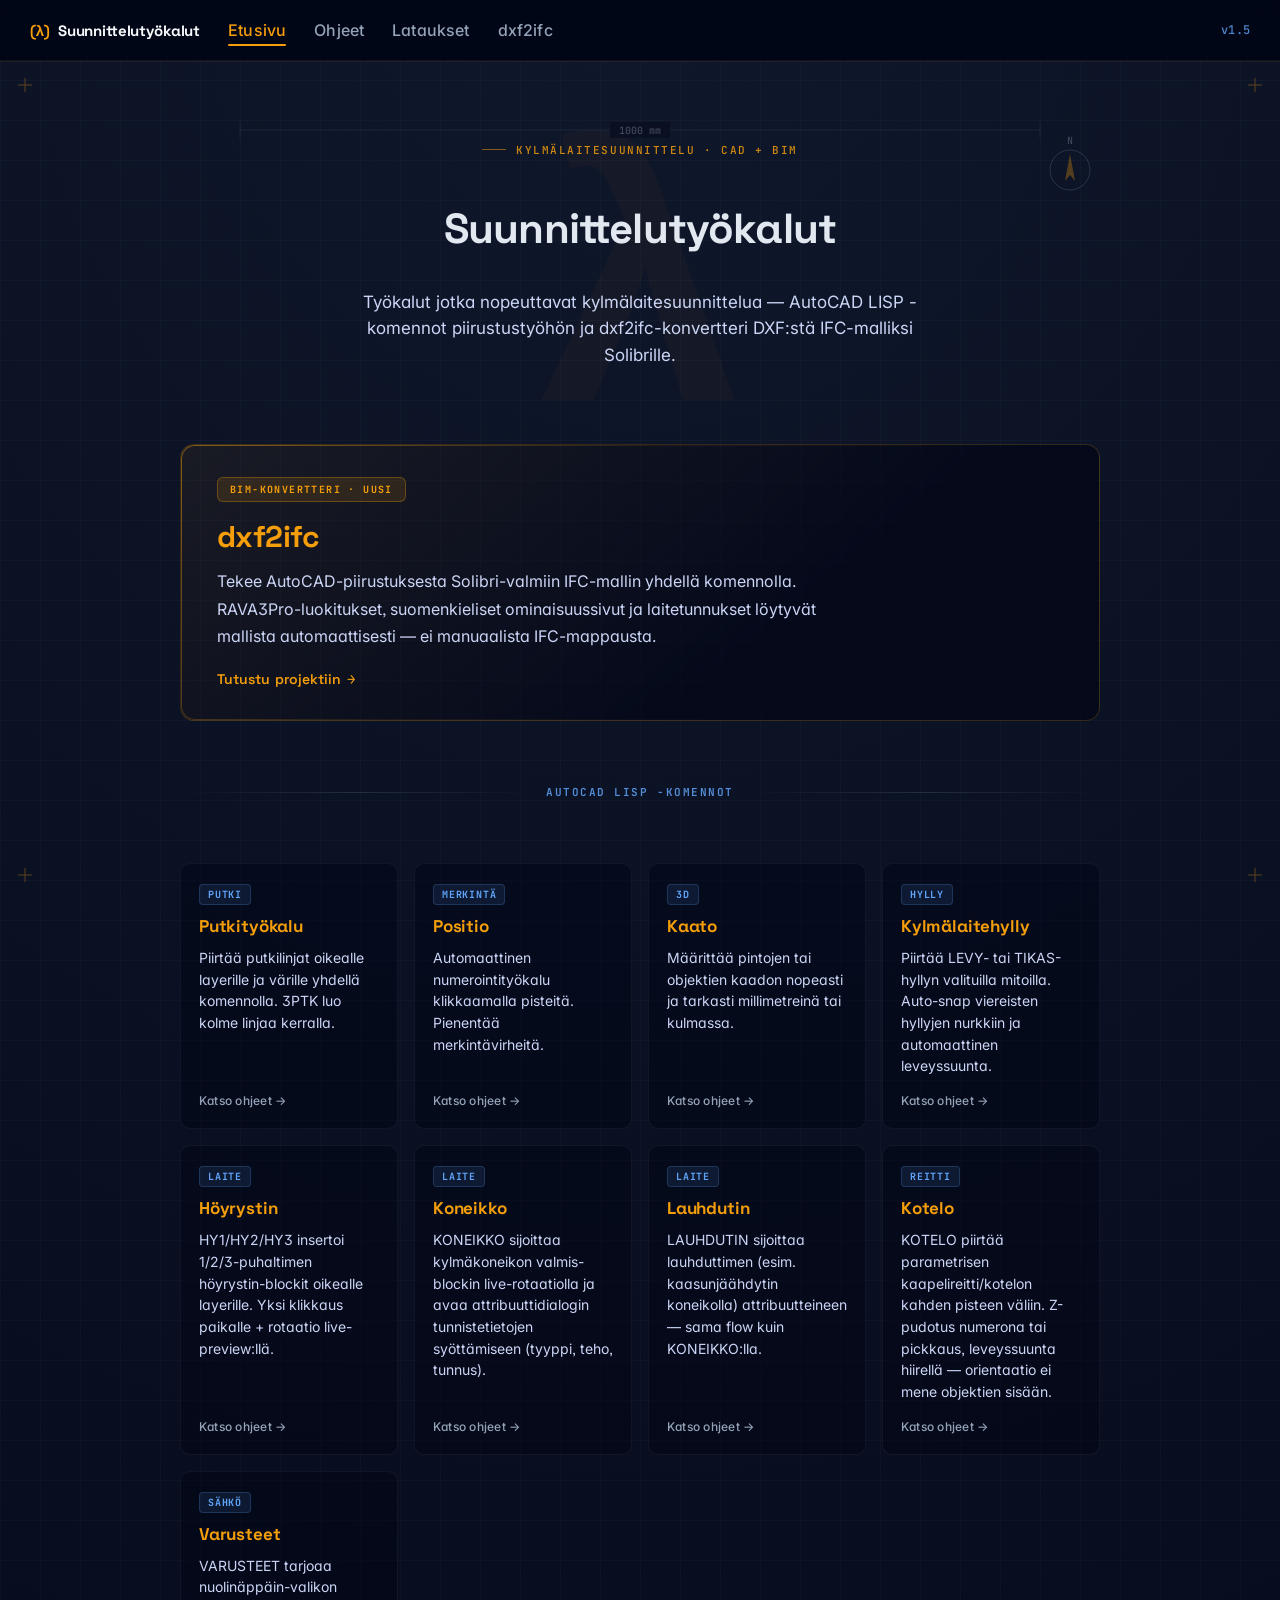
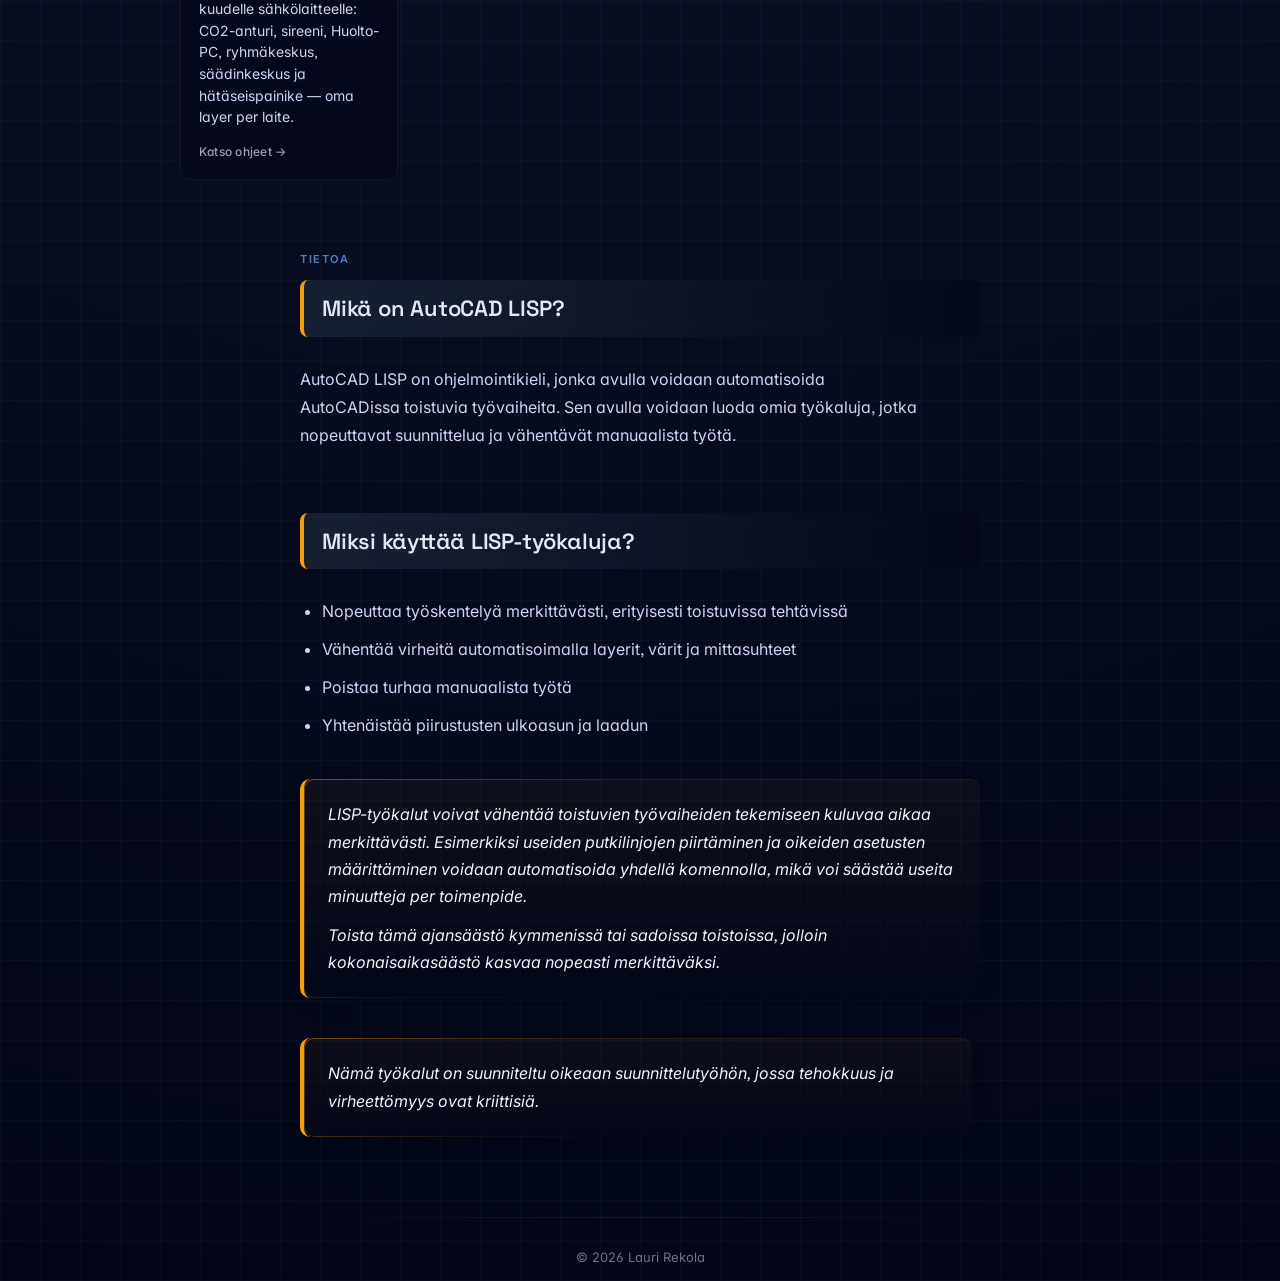
<file: index.html>
<!DOCTYPE html>
<html lang="fi">
<head>
<meta charset="UTF-8">
<meta name="viewport" content="width=device-width, initial-scale=1">
<meta name="theme-color" content="#020617">
<meta name="description" content="Suunnittelutyökalut kylmälaitesuunnittelijoille — AutoCAD LISP -komennot piirustustyöhön ja dxf2ifc-konvertteri DXF→IFC-mallin tuottamiseen Solibrille.">
<meta property="og:title" content="Suunnittelutyökalut · AutoCAD LISP + DXF→IFC">
<meta property="og:description" content="Kylmälaitesuunnittelijan työkalut: AutoCAD LISP -komennot + dxf2ifc DXF→IFC-konvertteri.">
<meta property="og:type" content="website">
<title>Suunnittelutyökalut · AutoCAD LISP + DXF→IFC</title>

<link rel="icon" type="image/svg+xml" href="favicon.svg">
<link rel="apple-touch-icon" href="apple-touch-icon.png">
<link href="https://fonts.googleapis.com/css2?family=Inter:wght@400;500;600;700&family=Space+Grotesk:wght@500;600;700&family=JetBrains+Mono:wght@500&display=swap" rel="stylesheet">
<link rel="stylesheet" href="style.css?v=4">

<script type="application/ld+json">
{
  "@context": "https://schema.org",
  "@graph": [
    {
      "@type": "WebSite",
      "@id": "https://mcrauli.github.io/autocad-lisp-ohjeet/#website",
      "url": "https://mcrauli.github.io/autocad-lisp-ohjeet/",
      "name": "Suunnittelutyökalut",
      "description": "Kylmälaitesuunnittelijan työkalut: AutoCAD LISP -komennot ja dxf2ifc DXF→IFC-konvertteri.",
      "inLanguage": "fi",
      "author": { "@id": "https://mcrauli.github.io/autocad-lisp-ohjeet/#author" }
    },
    {
      "@type": "Person",
      "@id": "https://mcrauli.github.io/autocad-lisp-ohjeet/#author",
      "name": "Lauri Rekola"
    },
    {
      "@type": "SoftwareApplication",
      "name": "Putkityökalu (3PTK)",
      "description": "Piirtää putkilinjat oikealle layerille ja värille yhdellä komennolla. 3PTK luo kolme linjaa kerralla.",
      "applicationCategory": "DesignApplication",
      "applicationSubCategory": "AutoCAD LISP",
      "operatingSystem": "Windows",
      "softwareRequirements": "AutoCAD (full version, not AutoCAD LT)",
      "softwareVersion": "1.0",
      "inLanguage": "fi",
      "author": { "@id": "https://mcrauli.github.io/autocad-lisp-ohjeet/#author" },
      "offers": {
        "@type": "Offer",
        "price": "0",
        "priceCurrency": "EUR",
        "availability": "https://schema.org/InStock"
      },
      "downloadUrl": "https://mcrauli.github.io/autocad-lisp-ohjeet/files/putkityokalu.lsp",
      "url": "https://mcrauli.github.io/autocad-lisp-ohjeet/ohjeet.html#putket"
    },
    {
      "@type": "SoftwareApplication",
      "name": "Positio",
      "description": "Automaattinen numerointityökalu klikkaamalla pisteitä. Pienentää merkintävirheitä.",
      "applicationCategory": "DesignApplication",
      "applicationSubCategory": "AutoCAD LISP",
      "operatingSystem": "Windows",
      "softwareRequirements": "AutoCAD (full version, not AutoCAD LT)",
      "softwareVersion": "1.0",
      "inLanguage": "fi",
      "author": { "@id": "https://mcrauli.github.io/autocad-lisp-ohjeet/#author" },
      "offers": {
        "@type": "Offer",
        "price": "0",
        "priceCurrency": "EUR",
        "availability": "https://schema.org/InStock"
      },
      "downloadUrl": "https://mcrauli.github.io/autocad-lisp-ohjeet/files/positio.lsp",
      "url": "https://mcrauli.github.io/autocad-lisp-ohjeet/ohjeet.html#positio"
    },
    {
      "@type": "SoftwareApplication",
      "name": "Kaato (KAATO3D)",
      "description": "Määrittää pintojen tai objektien kaadon nopeasti ja tarkasti millimetreinä tai kulmassa.",
      "applicationCategory": "DesignApplication",
      "applicationSubCategory": "AutoCAD LISP",
      "operatingSystem": "Windows",
      "softwareRequirements": "AutoCAD (full version, not AutoCAD LT)",
      "softwareVersion": "1.0",
      "inLanguage": "fi",
      "author": { "@id": "https://mcrauli.github.io/autocad-lisp-ohjeet/#author" },
      "offers": {
        "@type": "Offer",
        "price": "0",
        "priceCurrency": "EUR",
        "availability": "https://schema.org/InStock"
      },
      "downloadUrl": "https://mcrauli.github.io/autocad-lisp-ohjeet/files/kaato.lsp",
      "url": "https://mcrauli.github.io/autocad-lisp-ohjeet/ohjeet.html#kaato"
    },
    {
      "@type": "SoftwareApplication",
      "name": "Kylmälaitehylly (KLH / KLHV)",
      "description": "Piirtää kylmälaitehyllyn LEVY- tai TIKAS-tyyppinä (300/400/500 mm leveys). Kaksi klikkausta määrää pituuden, leveyssuunta valitaan automaattisesti viereisten hyllyjen perusteella.",
      "applicationCategory": "DesignApplication",
      "applicationSubCategory": "AutoCAD LISP",
      "operatingSystem": "Windows",
      "softwareRequirements": "AutoCAD (full version, not AutoCAD LT)",
      "softwareVersion": "1.0",
      "inLanguage": "fi",
      "author": { "@id": "https://mcrauli.github.io/autocad-lisp-ohjeet/#author" },
      "offers": {
        "@type": "Offer",
        "price": "0",
        "priceCurrency": "EUR",
        "availability": "https://schema.org/InStock"
      },
      "downloadUrl": "https://mcrauli.github.io/autocad-lisp-ohjeet/files/klhylly.lsp",
      "url": "https://mcrauli.github.io/autocad-lisp-ohjeet/ohjeet.html#klhylly"
    },
    {
      "@type": "SoftwareApplication",
      "name": "Höyrystin (HOYRYSTIN)",
      "description": "Höyrystin-blockien insertointityökalu kolmella koolla (1/2/3-puhallinta). HY1/HY2/HY3 lisää valmiit höyrystin-blockit oikealle KYL-HOYRYSTIMET-layerille. Yksi klikkaus paikalle ja rotaatio AutoCADin natiivilla live-previewillä.",
      "applicationCategory": "DesignApplication",
      "applicationSubCategory": "AutoCAD LISP",
      "operatingSystem": "Windows",
      "softwareRequirements": "AutoCAD (full version, not AutoCAD LT)",
      "softwareVersion": "1.0",
      "inLanguage": "fi",
      "author": { "@id": "https://mcrauli.github.io/autocad-lisp-ohjeet/#author" },
      "offers": {
        "@type": "Offer",
        "price": "0",
        "priceCurrency": "EUR",
        "availability": "https://schema.org/InStock"
      },
      "downloadUrl": "https://mcrauli.github.io/autocad-lisp-ohjeet/files/hoyrystin.lsp",
      "url": "https://mcrauli.github.io/autocad-lisp-ohjeet/ohjeet.html#hoyrystin"
    },
    {
      "@type": "SoftwareApplication",
      "name": "Varusteet (VARUSTEET)",
      "description": "Kylmäkoneikon sähkövarustelun insertointityökalu kuudella laitteella: CO2-anturi, CO2-sireeni, Huolto-PC, ryhmäkeskus (RK-JK10), säädinkeskus (KU) ja hätäseispainike. VARUSTEET tarjoaa nuolinäppäimin navigoitavan keyword-valikon, jokaiselle laitteelle oma KYL-* layer värikoodattuna. dxf2ifc-yhteensopiva (IfcSensor / IfcAlarm / IfcCommunicationsAppliance / IfcElectricDistributionBoard / IfcController / IfcSwitchingDevice + RAVA3Pro-tilavarauskoodit).",
      "applicationCategory": "DesignApplication",
      "applicationSubCategory": "AutoCAD LISP",
      "operatingSystem": "Windows",
      "softwareRequirements": "AutoCAD (full version, not AutoCAD LT)",
      "softwareVersion": "1.0",
      "inLanguage": "fi",
      "author": { "@id": "https://mcrauli.github.io/autocad-lisp-ohjeet/#author" },
      "offers": {
        "@type": "Offer",
        "price": "0",
        "priceCurrency": "EUR",
        "availability": "https://schema.org/InStock"
      },
      "downloadUrl": "https://mcrauli.github.io/autocad-lisp-ohjeet/files/varusteet.lsp",
      "url": "https://mcrauli.github.io/autocad-lisp-ohjeet/ohjeet.html#varusteet"
    },
    {
      "@type": "SoftwareApplication",
      "name": "dxf2ifc",
      "description": "AutoCAD DXF→IFC4-konvertteri kylmälaite- ja LVI-suunnitteluun. Talo2000 + RAVA-luokitus, 6 suomalaista PSettiä per IFC-tuote, POSITIO-blokin auto-linkitys, Solibri-yhteensopiva.",
      "applicationCategory": "DesignApplication",
      "applicationSubCategory": "BIM converter",
      "operatingSystem": "Windows 10/11 x64",
      "softwareRequirements": "AutoCAD 2018+ (accoreconsole.exe ACIS-bodyjen tessellaatioon)",
      "softwareVersion": "0.1.16-alpha1",
      "inLanguage": "fi",
      "author": { "@id": "https://mcrauli.github.io/autocad-lisp-ohjeet/#author" },
      "license": "https://opensource.org/licenses/MIT",
      "offers": {
        "@type": "Offer",
        "price": "0",
        "priceCurrency": "EUR",
        "availability": "https://schema.org/InStock"
      },
      "downloadUrl": "https://github.com/Mcrauli/dxf2ifc/releases/download/v0.1.16-alpha1/dxf2ifc-Setup-0.1.16a1.exe",
      "url": "https://mcrauli.github.io/autocad-lisp-ohjeet/dxf2ifc.html"
    }
  ]
}
</script>

<style>
body {
  display: flex;
  flex-direction: column;
  align-items: center;
  min-height: 100vh;
  padding: 24px 0 0;
  position: relative;
}

/* Hero CAD backdrop — faded technical drawing motifs */
.hero-backdrop {
  position: absolute;
  top: 80px;
  left: 50%;
  transform: translateX(-50%);
  width: 100%;
  max-width: 1040px;
  height: 420px;
  pointer-events: none;
  user-select: none;
  z-index: 0;
}

@media (max-width: 768px) {
  .hero-backdrop { display: none; }
}

/* Hero kicker */
.hero-kicker {
  display: inline-flex;
  align-items: center;
  gap: 10px;
  font-family: 'JetBrains Mono', ui-monospace, SFMono-Regular, Menlo, monospace;
  font-size: 11px;
  font-weight: 500;
  color: #f59e0b;
  letter-spacing: 0.14em;
  text-transform: uppercase;
  margin-bottom: 20px;
  opacity: 0.85;
}

.hero-kicker::before {
  content: "";
  width: 24px;
  height: 1px;
  background: #f59e0b;
  opacity: 0.6;
}

.hero-subtitle {
  font-size: 17px;
  line-height: 1.55;
  color: #cbd5f5;
  max-width: 560px;
  margin: 0 auto 12px;
  font-weight: 400;
}


.container {
  max-width: 720px;
  text-align: center;
  padding: 110px 20px 32px;
  position: relative;
  z-index: 1;
}

h1 {
  font-family: 'Space Grotesk', sans-serif;
  font-size: 42px;
  font-weight: 700;
  letter-spacing: -0.02em;
  line-height: 1.15;
  margin-bottom: 36px;
}

p {
  line-height: 1.75;
  color: #cbd5f5;
}

.features {
  max-width: 960px;
  width: 100%;
  padding: 0 20px;
  margin: 48px auto 0;
  display: grid;
  grid-template-columns: repeat(4, 1fr);
  gap: 16px;
  box-sizing: border-box;
}

.feature-card {
  display: flex;
  flex-direction: column;
  gap: 10px;
  padding: 20px 18px;
  background: rgba(2,6,23,0.55);
  border: 1px solid rgba(255,255,255,0.05);
  border-radius: 10px;
  text-decoration: none;
  color: inherit;
  transition: transform 0.2s ease, border-color 0.2s ease, background 0.2s ease, box-shadow 0.2s ease;
}

.feature-card:hover {
  transform: translateY(-2px);
  border-color: rgba(245,158,11,0.3);
  background: rgba(15,23,42,0.8);
  box-shadow: 0 10px 24px -16px rgba(0,0,0,0.55);
}

.feature-card-badge {
  align-self: flex-start;
  padding: 3px 8px;
  border-radius: 4px;
  background: rgba(96,165,250,0.1);
  border: 1px solid rgba(96,165,250,0.2);
  color: #60a5fa;
  font-family: 'JetBrains Mono', ui-monospace, SFMono-Regular, Menlo, monospace;
  font-size: 10px;
  font-weight: 700;
  letter-spacing: 0.08em;
}

.feature-card h3 {
  font-family: 'Space Grotesk', sans-serif;
  font-size: 17px;
  font-weight: 700;
  letter-spacing: -0.01em;
  margin: 0;
  color: #f59e0b;
}

.feature-card p {
  font-size: 14px;
  line-height: 1.55;
  color: #cbd5f5;
  margin: 0;
}

.feature-card-link {
  margin-top: auto;
  padding-top: 6px;
  font-size: 12px;
  font-weight: 500;
  color: #94a3b8;
  letter-spacing: 0.02em;
  transition: color 0.2s ease;
}

.feature-card:hover .feature-card-link {
  color: #f59e0b;
}

@media (max-width: 900px) {
  .features {
    grid-template-columns: repeat(2, 1fr);
    max-width: 720px;
  }
}

@media (max-width: 480px) {
  .features {
    grid-template-columns: 1fr;
  }
}

.info {
  max-width: 720px;
  width: 100%;
  padding: 0 20px;
  margin: 72px auto 0;
  text-align: left;
  box-sizing: border-box;
}

.info-kicker {
  display: block;
  font-size: 11px;
  font-weight: 600;
  letter-spacing: 0.14em;
  text-transform: uppercase;
  color: #60a5fa;
  margin-bottom: 14px;
  opacity: 0.75;
}

.info h2 {
  font-family: 'Space Grotesk', sans-serif;
  font-size: 22px;
  font-weight: 600;
  letter-spacing: -0.01em;
  line-height: 1.3;
  padding: 14px 18px;
  background: linear-gradient(90deg, rgba(30,41,59,0.7), rgba(2,6,23,0.6));
  border-left: 4px solid #f59e0b;
  border-radius: 8px;
  margin: 64px 0 28px;
}

.info h2:first-of-type {
  margin-top: 0;
}

.info p {
  line-height: 1.75;
  color: #cbd5f5;
  max-width: 62ch;
}

.info ul {
  padding-left: 22px;
  color: #cbd5f5;
  line-height: 1.75;
  max-width: 62ch;
}

.info li {
  margin-bottom: 10px;
}

.info .highlight {
  background: linear-gradient(180deg, rgba(245,158,11,0.04), rgba(2,6,23,0.55));
  padding: 22px 24px;
  margin-top: 40px;
  border-left: 4px solid #f59e0b;
  border-radius: 10px;
  color: #f1f5f9;
  font-style: italic;
  line-height: 1.7;
  box-shadow: inset 0 1px 0 rgba(245,158,11,0.08), 0 8px 24px -16px rgba(0,0,0,0.6);
  position: relative;
}

.info .highlight::before {
  content: "";
  position: absolute;
  inset: 0;
  padding: 1px;
  border-radius: inherit;
  background: linear-gradient(135deg, rgba(245,158,11,0.38), rgba(245,158,11,0.06) 35%, transparent 70%);
  -webkit-mask: linear-gradient(#000 0 0) content-box, linear-gradient(#000 0 0);
  -webkit-mask-composite: xor;
          mask-composite: exclude;
  pointer-events: none;
}

.info .highlight p {
  color: inherit;
  line-height: inherit;
  margin: 0 0 12px 0;
  max-width: none;
}

.info .highlight p:last-child {
  margin-bottom: 0;
}

/* dxf2ifc spotlight — own large amber-bordered card above feature cards */
.spotlight {
  max-width: 960px;
  width: 100%;
  padding: 0 20px;
  margin: 32px auto 0;
  box-sizing: border-box;
}

.spotlight-card {
  display: block;
  text-decoration: none;
  color: inherit;
  padding: 32px 36px;
  background: linear-gradient(140deg, rgba(245,158,11,0.06), rgba(2,6,23,0.72) 65%);
  border: 1px solid rgba(245,158,11,0.2);
  border-radius: 14px;
  position: relative;
  transition: transform 0.25s ease, border-color 0.25s ease, box-shadow 0.25s ease;
}

.spotlight-card::before {
  content: "";
  position: absolute;
  inset: 0;
  padding: 1px;
  border-radius: inherit;
  background: linear-gradient(135deg, rgba(245,158,11,0.5), rgba(245,158,11,0.08) 40%, transparent 75%);
  -webkit-mask: linear-gradient(#000 0 0) content-box, linear-gradient(#000 0 0);
  -webkit-mask-composite: xor;
          mask-composite: exclude;
  pointer-events: none;
}

.spotlight-card:hover {
  transform: translateY(-2px);
  border-color: rgba(245,158,11,0.4);
  box-shadow: 0 18px 40px -24px rgba(245,158,11,0.28);
}

.spotlight-badge {
  display: inline-flex;
  align-items: center;
  gap: 8px;
  padding: 5px 12px;
  border-radius: 6px;
  background: rgba(245,158,11,0.12);
  border: 1px solid rgba(245,158,11,0.3);
  color: #f59e0b;
  font-family: 'JetBrains Mono', ui-monospace, SFMono-Regular, Menlo, monospace;
  font-size: 10px;
  font-weight: 700;
  letter-spacing: 0.14em;
  text-transform: uppercase;
  margin-bottom: 18px;
}

.spotlight-content h2 {
  font-family: 'Space Grotesk', sans-serif;
  font-size: 30px;
  font-weight: 700;
  letter-spacing: -0.02em;
  line-height: 1.15;
  margin: 0 0 14px 0;
  color: #f59e0b;
}

.spotlight-content p {
  font-size: 16px;
  line-height: 1.7;
  color: #cbd5f5;
  margin: 0 0 18px 0;
  max-width: 64ch;
}

.spotlight-cta {
  display: inline-flex;
  align-items: center;
  gap: 6px;
  font-family: 'Space Grotesk', sans-serif;
  font-size: 14px;
  font-weight: 600;
  color: #f59e0b;
  letter-spacing: 0.005em;
  transition: transform 0.2s ease;
}

.spotlight-card:hover .spotlight-cta {
  transform: translateX(2px);
}

/* Section heading above LISP cards, separates the spotlight from grid below */
.lisp-heading {
  max-width: 960px;
  width: 100%;
  padding: 0 20px;
  margin: 64px auto 16px;
  box-sizing: border-box;
  display: flex;
  align-items: center;
  gap: 14px;
}

.lisp-heading::before,
.lisp-heading::after {
  content: "";
  flex: 1;
  height: 1px;
  background: linear-gradient(to right, transparent, rgba(148,163,184,0.18), transparent);
}

.lisp-heading-text {
  font-family: 'JetBrains Mono', ui-monospace, SFMono-Regular, Menlo, monospace;
  font-size: 11px;
  font-weight: 600;
  letter-spacing: 0.14em;
  text-transform: uppercase;
  color: #60a5fa;
  opacity: 0.85;
}

@media (max-width: 600px) {
  .spotlight-card { padding: 24px 22px; }
  .spotlight-content h2 { font-size: 26px; }
  .spotlight-badge { font-size: 9px; }
}

</style>
</head>

<body>

<span class="crosshair tl"></span>
<span class="crosshair tr"></span>
<span class="crosshair bl"></span>
<span class="crosshair br"></span>

<div class="scroll-progress"><div class="scroll-progress__fill"></div></div>
<div class="toast-host"></div>

<div class="topnav">
<a href="index.html" class="brand"><span class="brand-icon">(λ)</span><span class="brand-text">Suunnittelutyökalut</span></a>
<nav class="topnav-links">
<a href="index.html" class="active">Etusivu</a>
<a href="ohjeet.html">Ohjeet</a>
<a href="lataukset.html">Lataukset</a>
<a href="dxf2ifc.html">dxf2ifc</a>
</nav>
<span class="version">v1.5</span>
</div>

<svg class="hero-backdrop" viewBox="0 0 1040 420" xmlns="http://www.w3.org/2000/svg" aria-hidden="true">
<text x="520" y="320" text-anchor="middle" font-family="'Space Grotesk', sans-serif" font-weight="700" font-size="360" fill="rgba(245,158,11,0.03)">λ</text>

<g stroke="rgba(148,163,184,0.14)" stroke-width="0.8" fill="none">
<line x1="120" y1="50" x2="920" y2="50"/>
<line x1="120" y1="42" x2="120" y2="58"/>
<line x1="920" y1="42" x2="920" y2="58"/>
</g>
<rect x="490" y="42" width="60" height="16" fill="#0a1022"/>
<text x="520" y="54" text-anchor="middle" font-family="JetBrains Mono, monospace" font-size="10" fill="rgba(148,163,184,0.45)">1000 mm</text>

<g transform="translate(950, 90)">
<circle r="20" fill="none" stroke="rgba(148,163,184,0.22)"/>
<path d="M 0 -16 L 5 11 L 0 5 L -5 11 Z" fill="rgba(245,158,11,0.3)"/>
<text y="-26" text-anchor="middle" font-family="JetBrains Mono, monospace" font-size="10" fill="rgba(148,163,184,0.4)">N</text>
</g>

</svg>

<div class="container">
<span class="hero-kicker">Kylmälaitesuunnittelu · CAD + BIM</span>
<h1>Suunnittelutyökalut</h1>

<p class="hero-subtitle">
Työkalut jotka nopeuttavat kylmälaitesuunnittelua — AutoCAD LISP -komennot
piirustustyöhön ja dxf2ifc-konvertteri DXF:stä IFC-malliksi Solibrille.
</p>

</div>

<section class="spotlight">
<a class="spotlight-card reveal" href="dxf2ifc.html">
<span class="spotlight-badge">BIM-konvertteri · uusi</span>
<div class="spotlight-content">
<h2>dxf2ifc</h2>
<p>
Tekee AutoCAD-piirustuksesta Solibri-valmiin IFC-mallin yhdellä komennolla.
RAVA3Pro-luokitukset, suomenkieliset ominaisuussivut ja laitetunnukset
löytyvät mallista automaattisesti — ei manuaalista IFC-mappausta.
</p>
<span class="spotlight-cta">Tutustu projektiin <span style="font-family: 'JetBrains Mono', monospace;">→</span></span>
</div>
</a>
</section>

<div class="lisp-heading"><span class="lisp-heading-text">AutoCAD LISP -komennot</span></div>

<section class="features">
<a class="feature-card reveal" href="ohjeet.html#putket">
<span class="feature-card-badge">PUTKI</span>
<h3>Putkityökalu</h3>
<p>Piirtää putkilinjat oikealle layerille ja värille yhdellä komennolla. 3PTK luo kolme linjaa kerralla.</p>
<span class="feature-card-link">Katso ohjeet →</span>
</a>

<a class="feature-card reveal" href="ohjeet.html#positio">
<span class="feature-card-badge">MERKINTÄ</span>
<h3>Positio</h3>
<p>Automaattinen numerointityökalu klikkaamalla pisteitä. Pienentää merkintävirheitä.</p>
<span class="feature-card-link">Katso ohjeet →</span>
</a>

<a class="feature-card reveal" href="ohjeet.html#kaato">
<span class="feature-card-badge">3D</span>
<h3>Kaato</h3>
<p>Määrittää pintojen tai objektien kaadon nopeasti ja tarkasti millimetreinä tai kulmassa.</p>
<span class="feature-card-link">Katso ohjeet →</span>
</a>

<a class="feature-card reveal" href="ohjeet.html#klhylly">
<span class="feature-card-badge">HYLLY</span>
<h3>Kylmälaitehylly</h3>
<p>Piirtää LEVY- tai TIKAS-hyllyn valituilla mitoilla. Auto-snap viereisten hyllyjen nurkkiin ja automaattinen leveyssuunta.</p>
<span class="feature-card-link">Katso ohjeet →</span>
</a>

<a class="feature-card reveal" href="ohjeet.html#hoyrystin">
<span class="feature-card-badge">LAITE</span>
<h3>Höyrystin</h3>
<p>HY1/HY2/HY3 insertoi 1/2/3-puhaltimen höyrystin-blockit oikealle layerille. Yksi klikkaus paikalle + rotaatio live-preview:llä.</p>
<span class="feature-card-link">Katso ohjeet →</span>
</a>

<a class="feature-card reveal" href="ohjeet.html#koneikko">
<span class="feature-card-badge">LAITE</span>
<h3>Koneikko</h3>
<p>KONEIKKO sijoittaa kylmäkoneikon valmis-blockin live-rotaatiolla ja avaa attribuuttidialogin tunnistetietojen syöttämiseen (tyyppi, teho, tunnus).</p>
<span class="feature-card-link">Katso ohjeet →</span>
</a>

<a class="feature-card reveal" href="ohjeet.html#lauhdutin">
<span class="feature-card-badge">LAITE</span>
<h3>Lauhdutin</h3>
<p>LAUHDUTIN sijoittaa lauhduttimen (esim. kaasunjäähdytin koneikolla) attribuutteineen — sama flow kuin KONEIKKO:lla.</p>
<span class="feature-card-link">Katso ohjeet →</span>
</a>

<a class="feature-card reveal" href="ohjeet.html#kotelo">
<span class="feature-card-badge">REITTI</span>
<h3>Kotelo</h3>
<p>KOTELO piirtää parametrisen kaapelireitti/kotelon kahden pisteen väliin. Z-pudotus numerona tai pickkaus, leveyssuunta hiirellä — orientaatio ei mene objektien sisään.</p>
<span class="feature-card-link">Katso ohjeet →</span>
</a>

<a class="feature-card reveal" href="ohjeet.html#varusteet">
<span class="feature-card-badge">SÄHKÖ</span>
<h3>Varusteet</h3>
<p>VARUSTEET tarjoaa nuolinäppäin-valikon kuudelle sähkölaitteelle: CO2-anturi, sireeni, Huolto-PC, ryhmäkeskus, säädinkeskus ja hätäseispainike — oma layer per laite.</p>
<span class="feature-card-link">Katso ohjeet →</span>
</a>
</section>

<section class="info">
<span class="info-kicker">Tietoa</span>
<h2>Mikä on AutoCAD LISP?</h2>
<p>
AutoCAD LISP on ohjelmointikieli, jonka avulla voidaan automatisoida
AutoCADissa toistuvia työvaiheita. Sen avulla voidaan luoda omia
työkaluja, jotka nopeuttavat suunnittelua ja vähentävät manuaalista työtä.
</p>

<h2>Miksi käyttää LISP-työkaluja?</h2>
<ul>
<li>Nopeuttaa työskentelyä merkittävästi, erityisesti toistuvissa tehtävissä</li>
<li>Vähentää virheitä automatisoimalla layerit, värit ja mittasuhteet</li>
<li>Poistaa turhaa manuaalista työtä</li>
<li>Yhtenäistää piirustusten ulkoasun ja laadun</li>
</ul>

<div class="highlight">
<p>
LISP-työkalut voivat vähentää toistuvien työvaiheiden tekemiseen
kuluvaa aikaa merkittävästi. Esimerkiksi useiden putkilinjojen
piirtäminen ja oikeiden asetusten määrittäminen voidaan automatisoida
yhdellä komennolla, mikä voi säästää useita minuutteja per toimenpide.
</p>
<p>
Toista tämä ajansäästö kymmenissä tai sadoissa toistoissa, jolloin
kokonaisaikasäästö kasvaa nopeasti merkittäväksi.
</p>
</div>

<p class="highlight">
Nämä työkalut on suunniteltu oikeaan suunnittelutyöhön, jossa tehokkuus
ja virheettömyys ovat kriittisiä.
</p>
</section>

<footer class="site-footer">
© 2026 Lauri Rekola
</footer>

<script src="script.js?v=2" defer></script>
</body>
</html>
</file>
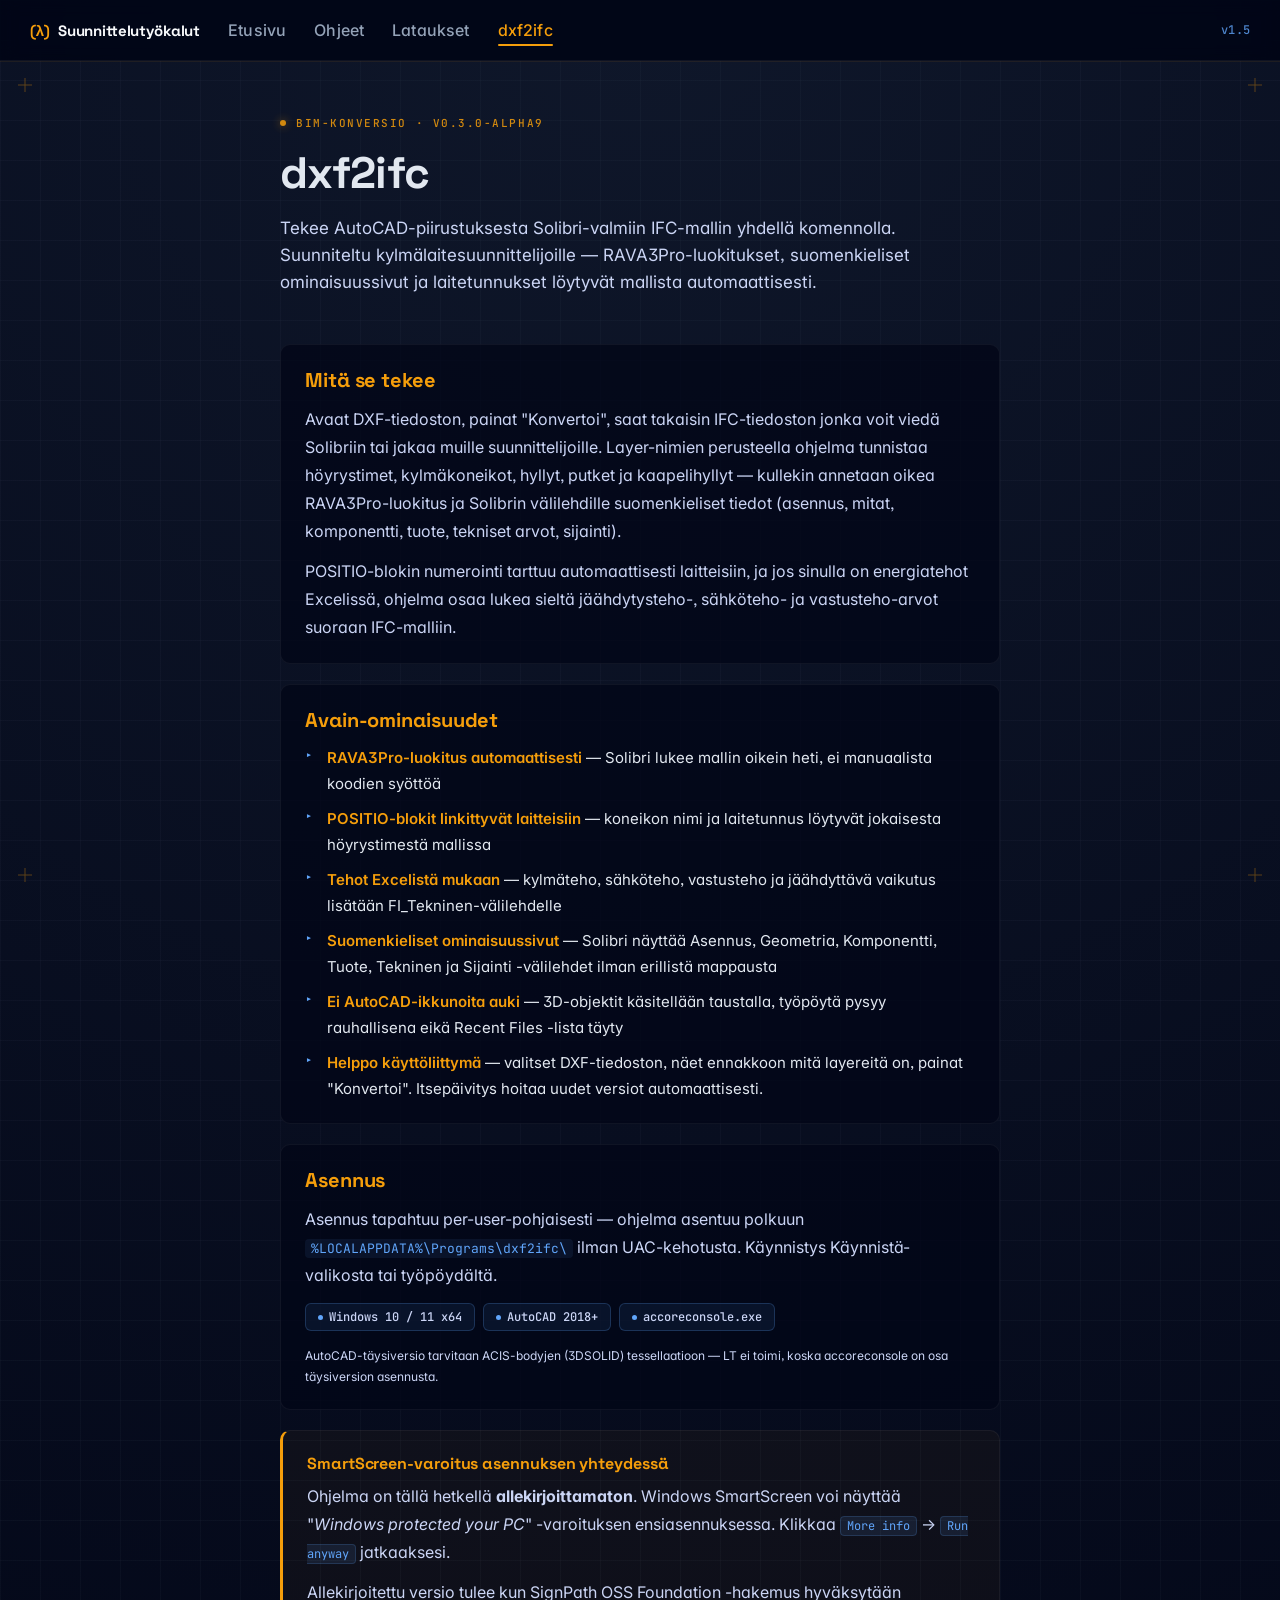
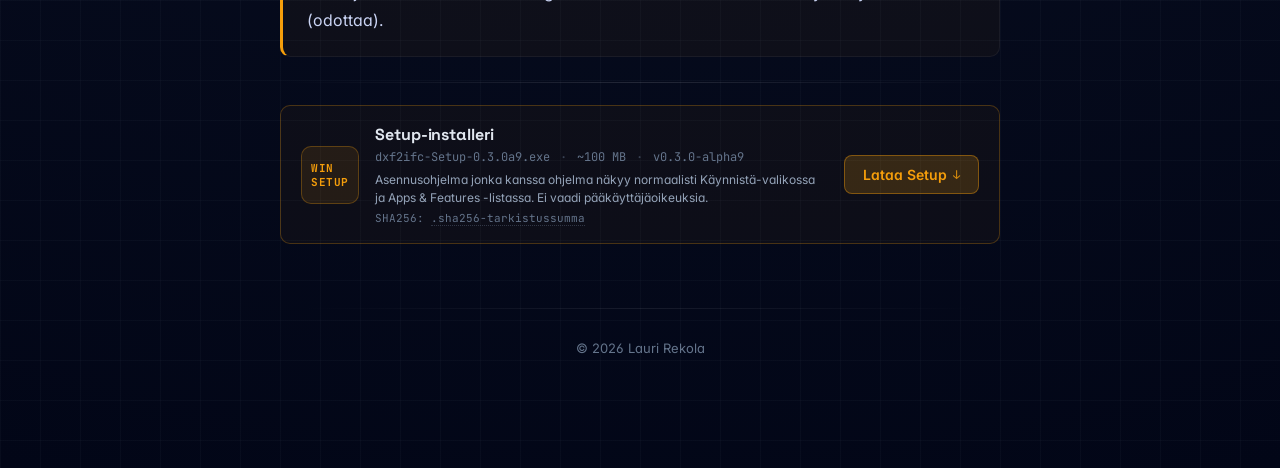
<file: dxf2ifc.html>
<!DOCTYPE html>
<html lang="fi">
<head>
<meta charset="UTF-8">
<meta name="viewport" content="width=device-width, initial-scale=1">
<meta name="theme-color" content="#020617">
<meta name="description" content="dxf2ifc — AutoCAD DXF→IFC-konvertteri kylmälaitesuunnittelijoille. RAVA3Pro-luokitus, suomenkieliset PSetit, Solibri-yhteensopiva.">
<meta property="og:title" content="dxf2ifc · DXF→IFC-konvertteri">
<meta property="og:description" content="DXF→IFC-konvertteri kylmälaitesuunnittelijoille. RAVA3Pro-luokitus, Solibri-yhteensopiva.">
<meta property="og:type" content="website">
<title>dxf2ifc · DXF→IFC-konvertteri</title>

<link rel="icon" type="image/svg+xml" href="favicon.svg">
<link rel="apple-touch-icon" href="apple-touch-icon.png">
<link href="https://fonts.googleapis.com/css2?family=Inter:wght@400;500;600;700&family=Space+Grotesk:wght@500;600;700&family=JetBrains+Mono:wght@500&display=swap" rel="stylesheet">
<link rel="stylesheet" href="style.css?v=4">

<script type="application/ld+json">
{
  "@context": "https://schema.org",
  "@type": "SoftwareApplication",
  "name": "dxf2ifc",
  "description": "AutoCAD DXF→IFC-konvertteri kylmälaitesuunnittelijoille. RAVA3Pro-luokitus, suomenkieliset PSetit (FI_*), POSITIO-blokin auto-linkitys, Solibri-yhteensopiva.",
  "applicationCategory": "DesignApplication",
  "applicationSubCategory": "BIM converter",
  "operatingSystem": "Windows 10/11 x64",
  "softwareRequirements": "AutoCAD 2018+ (accoreconsole.exe ACIS-bodyjen tessellaatioon)",
  "softwareVersion": "0.3.0-alpha9",
  "inLanguage": "fi",
  "author": {
    "@type": "Person",
    "name": "Lauri Rekola"
  },
  "license": "https://opensource.org/licenses/MIT",
  "offers": {
    "@type": "Offer",
    "price": "0",
    "priceCurrency": "EUR",
    "availability": "https://schema.org/InStock"
  },
  "downloadUrl": "https://github.com/Mcrauli/dxf2ifc/releases/download/v0.3.0-alpha9/dxf2ifc-Setup-0.3.0a9.exe",
  "url": "https://mcrauli.github.io/autocad-lisp-ohjeet/dxf2ifc.html"
}
</script>

<style>
body {
  display: flex;
  justify-content: center;
}

.container {
  max-width: 760px;
  width: 100%;
  box-sizing: border-box;
  padding: 110px 20px 96px;
}

/* Hero kicker — amber JetBrains Mono uppercase, mirrors index.html style */
.hero-kicker {
  display: inline-flex;
  align-items: center;
  gap: 10px;
  font-family: 'JetBrains Mono', ui-monospace, SFMono-Regular, Menlo, monospace;
  font-size: 11px;
  font-weight: 500;
  color: #f59e0b;
  letter-spacing: 0.14em;
  text-transform: uppercase;
  margin-bottom: 18px;
  opacity: 0.85;
}

.hero-kicker::before {
  content: "";
  display: inline-block;
  width: 6px;
  height: 6px;
  border-radius: 50%;
  background: #f59e0b;
  box-shadow: 0 0 8px rgba(245,158,11,0.6);
}

h1 {
  font-family: 'Space Grotesk', sans-serif;
  font-size: 44px;
  font-weight: 700;
  letter-spacing: -0.02em;
  line-height: 1.15;
  margin: 0 0 16px 0;
}

.hero-subtitle {
  font-size: 17px;
  line-height: 1.6;
  color: #cbd5f5;
  margin: 0 0 48px 0;
  max-width: 62ch;
}

a {
  color: #f59e0b;
  text-decoration: none;
}

.block {
  background: rgba(2,6,23,0.75);
  padding: 22px 24px;
  border-radius: 10px;
  margin-top: 20px;
  border: 1px solid rgba(255,255,255,0.05);
  transition: transform 0.25s ease, background 0.25s ease, box-shadow 0.25s ease, border-color 0.25s ease;
}

.block:hover {
  transform: translateY(-2px);
  background: rgba(15,23,42,0.85);
  border-color: rgba(255,255,255,0.08);
  box-shadow: 0 10px 24px -16px rgba(0,0,0,0.55);
}

.block h2 {
  font-family: 'Space Grotesk', sans-serif;
  font-size: 20px;
  font-weight: 700;
  letter-spacing: -0.005em;
  margin: 0 0 12px 0;
  color: #f59e0b;
}

.block p {
  line-height: 1.75;
  color: #cbd5f5;
  margin: 0 0 12px 0;
}

.block p:last-child {
  margin-bottom: 0;
}

/* Feature list — short scannable bullets with amber bullet markers */
.feature-list {
  list-style: none;
  padding: 0;
  margin: 0;
}

.feature-list li {
  position: relative;
  padding-left: 22px;
  line-height: 1.7;
  color: #e2e8f0;
  margin-bottom: 10px;
  font-size: 15px;
}

.feature-list li:last-child {
  margin-bottom: 0;
}

.feature-list li::before {
  content: "▸";
  position: absolute;
  left: 0;
  top: 0;
  color: #60a5fa;
  font-family: 'JetBrains Mono', ui-monospace, monospace;
  font-size: 13px;
  line-height: 1.7;
}

.feature-list strong {
  color: #f59e0b;
  font-weight: 600;
}

/* Tag chips for system requirements */
.req-tags {
  display: flex;
  flex-wrap: wrap;
  gap: 8px;
  margin: 14px 0 0;
}

.req-tag {
  display: inline-flex;
  align-items: center;
  gap: 6px;
  padding: 5px 12px;
  border-radius: 6px;
  background: rgba(96,165,250,0.08);
  border: 1px solid rgba(96,165,250,0.22);
  color: #cbd5f5;
  font-family: 'JetBrains Mono', ui-monospace, monospace;
  font-size: 12px;
  font-weight: 500;
}

.req-tag::before {
  content: "";
  width: 5px;
  height: 5px;
  border-radius: 50%;
  background: #60a5fa;
}

/* Warning callout — amber left border, used for SmartScreen note */
.block.warning {
  border-left: 3px solid #f59e0b;
  background: rgba(245,158,11,0.04);
}

.block.warning h2 {
  color: #f59e0b;
  font-size: 16px;
  margin-bottom: 8px;
}

.block.warning code {
  background: rgba(96,165,250,0.1);
  border: 1px solid rgba(96,165,250,0.18);
  color: #60a5fa;
  font-family: 'JetBrains Mono', ui-monospace, monospace;
  font-size: 12px;
  padding: 1px 6px;
  border-radius: 4px;
}

/* Download card — same .file pattern as lataukset.html, just WIN badge */
.file {
  display: grid;
  grid-template-columns: 56px 1fr auto;
  gap: 18px;
  align-items: center;
  margin: 14px 0;
  padding: 18px 20px;
  background: rgba(2,6,23,0.55);
  border-radius: 10px;
  border: 1px solid rgba(255,255,255,0.05);
  transition: border-color 0.2s ease;
}

.file.primary {
  border-color: rgba(245,158,11,0.25);
  background: rgba(245,158,11,0.04);
}

.block + .file {
  margin-top: 48px;
  position: relative;
}

.block + .file::before {
  content: "";
  display: block;
  position: absolute;
  top: -24px;
  left: 0;
  right: 0;
  height: 1px;
  background: linear-gradient(to right, transparent, rgba(255,255,255,0.12), transparent);
}

.file:hover {
  border-color: rgba(255,255,255,0.08);
}

.file.primary:hover {
  border-color: rgba(245,158,11,0.45);
}

.file-badge {
  display: flex;
  align-items: center;
  justify-content: center;
  width: 56px;
  height: 56px;
  border-radius: 10px;
  background: rgba(148,163,184,0.08);
  border: 1px solid rgba(148,163,184,0.22);
  font-family: 'JetBrains Mono', ui-monospace, SFMono-Regular, Menlo, monospace;
  font-size: 11px;
  font-weight: 700;
  letter-spacing: 0.06em;
  color: #cbd5f5;
}

.file-badge.recommended {
  background: rgba(245,158,11,0.1);
  border-color: rgba(245,158,11,0.28);
  color: #f59e0b;
}

.file-meta h3 {
  font-family: 'Space Grotesk', sans-serif;
  font-size: 16px;
  font-weight: 700;
  margin: 0 0 4px 0;
  color: #e2e8f0;
  letter-spacing: -0.005em;
}

.file-meta-line {
  display: flex;
  flex-wrap: wrap;
  gap: 10px;
  font-size: 12px;
  color: #64748b;
  font-variant-numeric: tabular-nums;
  font-family: 'JetBrains Mono', ui-monospace, monospace;
}

.file-meta-line span + span::before {
  content: "·";
  margin-right: 10px;
  opacity: 0.5;
}

.file-meta-note {
  font-size: 12px;
  color: #94a3b8;
  margin-top: 6px;
  line-height: 1.5;
}

.file-meta-sha {
  font-size: 11px;
  color: #64748b;
  margin-top: 4px;
  font-family: 'JetBrains Mono', ui-monospace, monospace;
}

.file-meta-sha a {
  color: #64748b;
  border-bottom: 1px dotted rgba(100,116,139,0.4);
}

.file-meta-sha a:hover {
  color: #94a3b8;
  border-bottom-color: rgba(148,163,184,0.6);
}

.file-action {
  display: inline-flex;
  align-items: center;
  gap: 6px;
  padding: 10px 18px;
  border-radius: 8px;
  background: rgba(245,158,11,0.1);
  border: 1px solid rgba(245,158,11,0.25);
  color: #f59e0b;
  font-weight: 600;
  font-size: 14px;
  text-decoration: none;
  transition: background 0.2s ease, border-color 0.2s ease, transform 0.2s ease;
}

.file.primary .file-action {
  background: rgba(245,158,11,0.18);
  border-color: rgba(245,158,11,0.4);
}

.file-action:hover {
  background: rgba(245,158,11,0.22);
  border-color: rgba(245,158,11,0.55);
  transform: translateY(-1px);
}

.file-action:active {
  transform: translateY(0);
}

.file-action-arrow {
  font-family: 'JetBrains Mono', ui-monospace, monospace;
  font-size: 12px;
  opacity: 0.85;
}

@media (max-width: 520px) {
  h1 { font-size: 34px; }
  .container { padding: 96px 18px 72px; }
  .file {
    grid-template-columns: 48px 1fr;
    grid-template-rows: auto auto;
  }
  .file-badge { width: 48px; height: 48px; }
  .file-action {
    grid-column: 1 / -1;
    justify-content: center;
    margin-top: 6px;
  }
}
</style>
</head>

<body>
<span class="crosshair tl"></span>
<span class="crosshair tr"></span>
<span class="crosshair bl"></span>
<span class="crosshair br"></span>

<div class="scroll-progress"><div class="scroll-progress__fill"></div></div>
<div class="toast-host"></div>

<div class="topnav">
<a href="index.html" class="brand"><span class="brand-icon">(λ)</span><span class="brand-text">Suunnittelutyökalut</span></a>
<nav class="topnav-links">
<a href="index.html">Etusivu</a>
<a href="ohjeet.html">Ohjeet</a>
<a href="lataukset.html">Lataukset</a>
<a href="dxf2ifc.html" class="active">dxf2ifc</a>
</nav>
<span class="version">v1.5</span>
</div>

<div class="container">

<span class="hero-kicker">BIM-konversio · v0.3.0-alpha9</span>
<h1>dxf2ifc</h1>
<p class="hero-subtitle">
Tekee AutoCAD-piirustuksesta Solibri-valmiin IFC-mallin yhdellä komennolla.
Suunniteltu kylmälaitesuunnittelijoille — RAVA3Pro-luokitukset, suomenkieliset
ominaisuussivut ja laitetunnukset löytyvät mallista automaattisesti.
</p>

<div class="block reveal">
<h2>Mitä se tekee</h2>
<p>
Avaat DXF-tiedoston, painat "Konvertoi", saat takaisin IFC-tiedoston jonka voit
viedä Solibriin tai jakaa muille suunnittelijoille. Layer-nimien perusteella
ohjelma tunnistaa höyrystimet, kylmäkoneikot, hyllyt, putket ja kaapelihyllyt
— kullekin annetaan oikea RAVA3Pro-luokitus ja Solibrin välilehdille
suomenkieliset tiedot (asennus, mitat, komponentti, tuote, tekniset arvot,
sijainti).
</p>
<p>
POSITIO-blokin numerointi tarttuu automaattisesti laitteisiin, ja jos sinulla
on energiatehot Excelissä, ohjelma osaa lukea sieltä jäähdytysteho-, sähköteho-
ja vastusteho-arvot suoraan IFC-malliin.
</p>
</div>

<div class="block reveal">
<h2>Avain-ominaisuudet</h2>
<ul class="feature-list">
<li><strong>RAVA3Pro-luokitus automaattisesti</strong> — Solibri lukee mallin oikein heti, ei manuaalista koodien syöttöä</li>
<li><strong>POSITIO-blokit linkittyvät laitteisiin</strong> — koneikon nimi ja laitetunnus löytyvät jokaisesta höyrystimestä mallissa</li>
<li><strong>Tehot Excelistä mukaan</strong> — kylmäteho, sähköteho, vastusteho ja jäähdyttävä vaikutus lisätään FI_Tekninen-välilehdelle</li>
<li><strong>Suomenkieliset ominaisuussivut</strong> — Solibri näyttää Asennus, Geometria, Komponentti, Tuote, Tekninen ja Sijainti -välilehdet ilman erillistä mappausta</li>
<li><strong>Ei AutoCAD-ikkunoita auki</strong> — 3D-objektit käsitellään taustalla, työpöytä pysyy rauhallisena eikä Recent Files -lista täyty</li>
<li><strong>Helppo käyttöliittymä</strong> — valitset DXF-tiedoston, näet ennakkoon mitä layereitä on, painat "Konvertoi". Itsepäivitys hoitaa uudet versiot automaattisesti.</li>
</ul>
</div>

<div class="block reveal">
<h2>Asennus</h2>
<p>
Asennus tapahtuu per-user-pohjaisesti — ohjelma asentuu polkuun
<code style="font-family: 'JetBrains Mono', monospace; font-size: 13px; background: rgba(96,165,250,0.08); padding: 1px 6px; border-radius: 4px; color: #60a5fa;">%LOCALAPPDATA%\Programs\dxf2ifc\</code>
ilman UAC-kehotusta. Käynnistys Käynnistä-valikosta tai työpöydältä.
</p>
<div class="req-tags">
<span class="req-tag">Windows 10 / 11 x64</span>
<span class="req-tag">AutoCAD 2018+</span>
<span class="req-tag">accoreconsole.exe</span>
</div>
<p class="file-meta-note" style="margin-top: 14px;">
AutoCAD-täysiversio tarvitaan ACIS-bodyjen (3DSOLID) tessellaatioon —
LT ei toimi, koska accoreconsole on osa täysiversion asennusta.
</p>
</div>

<div class="block warning reveal">
<h2>SmartScreen-varoitus asennuksen yhteydessä</h2>
<p>
Ohjelma on tällä hetkellä <strong>allekirjoittamaton</strong>. Windows SmartScreen
voi näyttää "<em>Windows protected your PC</em>" -varoituksen ensiasennuksessa.
Klikkaa <code>More info</code> → <code>Run anyway</code> jatkaaksesi.
</p>
<p>
Allekirjoitettu versio tulee kun SignPath OSS Foundation -hakemus hyväksytään
(odottaa).
</p>
</div>

<div class="file primary reveal">
<span class="file-badge recommended">WIN<br>SETUP</span>
<div class="file-meta">
<h3>Setup-installeri</h3>
<div class="file-meta-line"><span>dxf2ifc-Setup-0.3.0a9.exe</span><span>~100 MB</span><span>v0.3.0-alpha9</span></div>
<div class="file-meta-note">Asennusohjelma jonka kanssa ohjelma näkyy normaalisti Käynnistä-valikossa ja Apps &amp; Features -listassa. Ei vaadi pääkäyttäjäoikeuksia.</div>
<div class="file-meta-sha">SHA256: <a href="https://github.com/Mcrauli/dxf2ifc/releases/download/v0.3.0-alpha9/dxf2ifc-Setup-0.3.0a9.exe.sha256">.sha256-tarkistussumma</a></div>
</div>
<a class="file-action" href="https://github.com/Mcrauli/dxf2ifc/releases/download/v0.3.0-alpha9/dxf2ifc-Setup-0.3.0a9.exe" download>Lataa Setup<span class="file-action-arrow">↓</span></a>
</div>

<footer class="site-footer">
© 2026 Lauri Rekola
</footer>

</div>

<script src="script.js?v=2" defer></script>
</body>
</html>
</file>
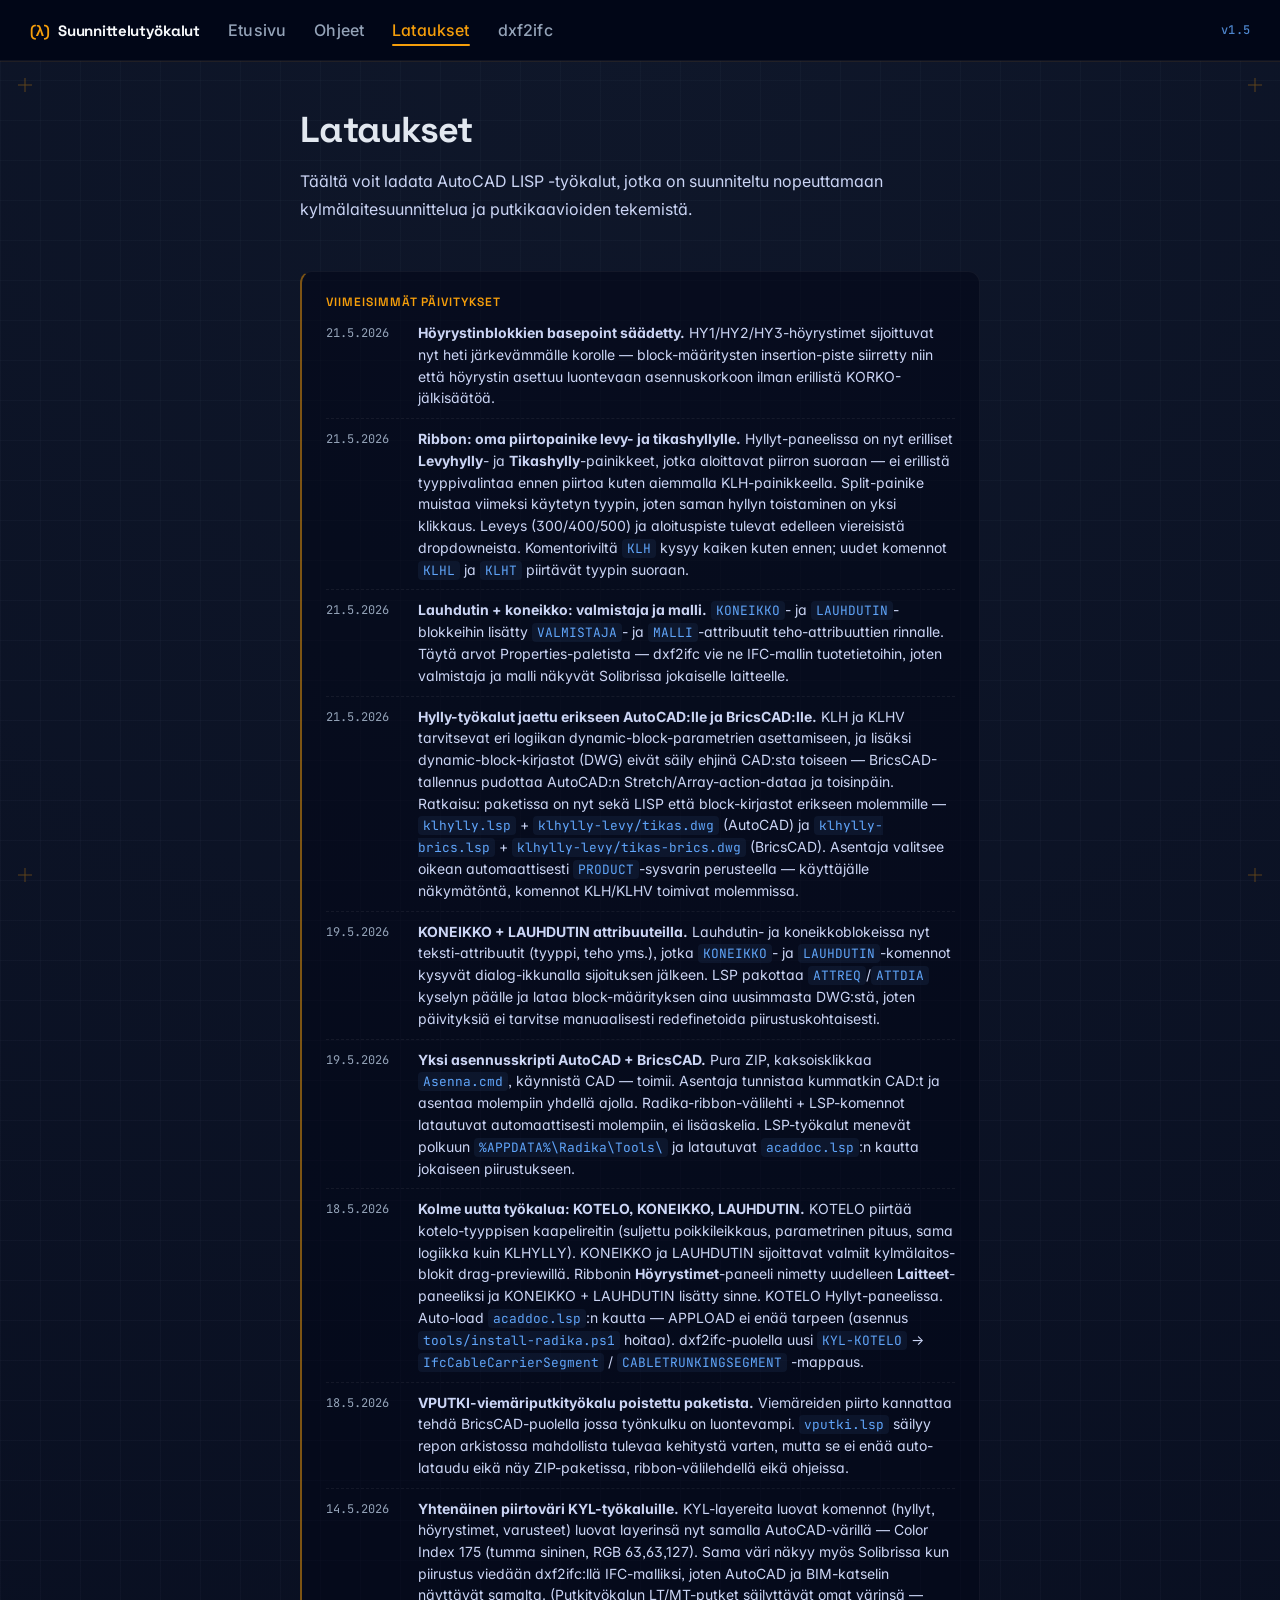
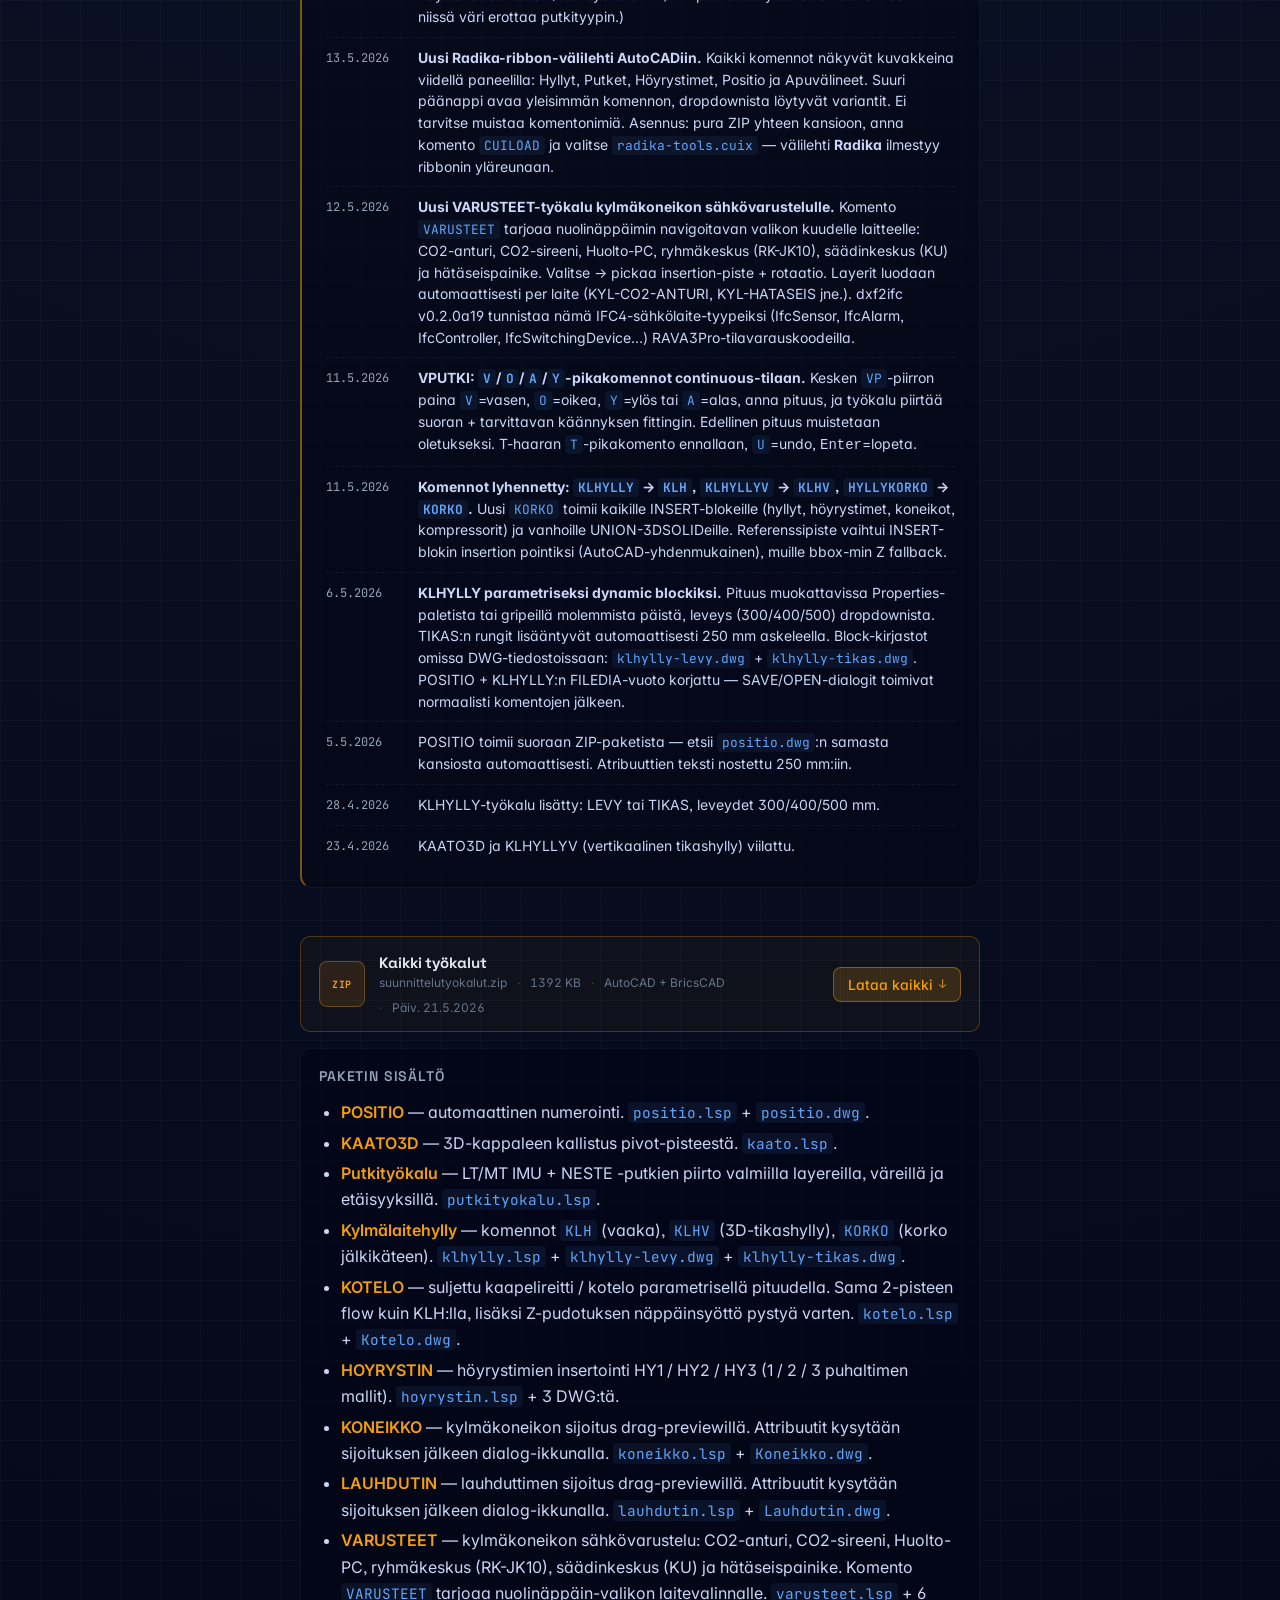
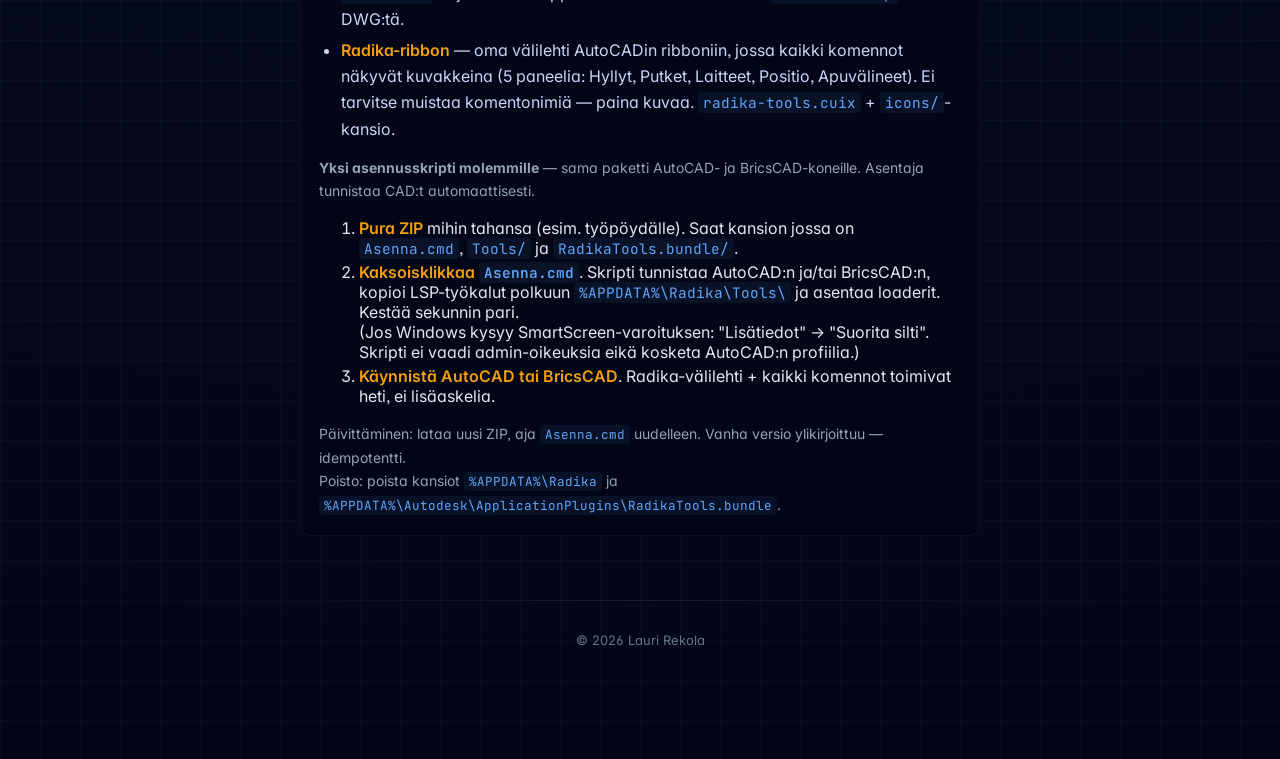
<file: lataukset.html>
<!DOCTYPE html>
<html lang="fi">
<head>
<meta charset="UTF-8">
<meta name="viewport" content="width=device-width, initial-scale=1">
<meta name="theme-color" content="#020617">
<meta name="description" content="Lataa AutoCAD LISP -työkalut: Positio, Kaato, Putkityökalu ja Kylmälaitehylly — nopeuttavat kylmälaite- ja putkikaaviosuunnittelua.">
<meta property="og:title" content="Lataukset · Suunnittelutyökalut">
<meta property="og:description" content="Lataa AutoCAD LISP -työkalut.">
<meta property="og:type" content="website">
<title>Lataukset · Suunnittelutyökalut</title>

<link rel="icon" type="image/svg+xml" href="favicon.svg">
<link rel="apple-touch-icon" href="apple-touch-icon.png">
<link href="https://fonts.googleapis.com/css2?family=Inter:wght@400;500;600;700&family=Space+Grotesk:wght@500;600;700&family=JetBrains+Mono:wght@500&display=swap" rel="stylesheet">
<link rel="stylesheet" href="style.css?v=4">

<style>
body {
  display: flex;
  justify-content: center;
}

.container {
  max-width: 720px;
  width: 100%;
  box-sizing: border-box;
  padding: 110px 20px 96px;
}

h1 {
  font-family: 'Space Grotesk', sans-serif;
  font-size: 36px;
  font-weight: 700;
  letter-spacing: -0.02em;
  line-height: 1.15;
  margin: 0 0 16px 0;
}

.container > p {
  line-height: 1.75;
  color: #cbd5f5;
  margin-bottom: 48px;
  max-width: 62ch;
}

a {
  color: #f59e0b;
  text-decoration: none;
}

.block {
  background: rgba(2,6,23,0.75);
  padding: 18px;
  border-radius: 10px;
  margin-top: 22px;
  border: 1px solid rgba(255,255,255,0.05);
  transition: transform 0.25s ease, background 0.25s ease, box-shadow 0.25s ease, border-color 0.25s ease;
}

.block + .block {
  margin-top: 16px;
}

.block:hover {
  transform: translateY(-2px);
  background: rgba(15,23,42,0.85);
  border-color: rgba(255,255,255,0.08);
  box-shadow: 0 10px 24px -16px rgba(0,0,0,0.55);
}

.block h2 {
  font-family: 'Space Grotesk', sans-serif;
  font-size: 18px;
  font-weight: 700;
  letter-spacing: -0.005em;
  margin: 0 0 8px 0;
  color: #f59e0b;
}

.block p {
  line-height: 1.75;
  color: #cbd5f5;
  margin: 0;
}

.file {
  display: grid;
  grid-template-columns: 44px 1fr auto;
  gap: 16px;
  align-items: center;
  margin: 12px 0;
  padding: 16px 18px;
  background: rgba(2,6,23,0.55);
  border-radius: 10px;
  border: 1px solid rgba(255,255,255,0.05);
  transition: border-color 0.2s ease;
}

.block + .file {
  margin-top: 48px;
  position: relative;
}

.block + .file::before {
  content: "";
  display: block;
  position: absolute;
  top: -24px;
  left: 0;
  right: 0;
  height: 1px;
  background: linear-gradient(to right, transparent, rgba(255,255,255,0.12), transparent);
}

.file:hover {
  border-color: rgba(255,255,255,0.08);
}

.file.primary {
  border-color: rgba(245,158,11,0.28);
  background: rgba(245,158,11,0.04);
}

.file.primary:hover {
  border-color: rgba(245,158,11,0.5);
}

.file-badge {
  display: flex;
  align-items: center;
  justify-content: center;
  width: 44px;
  height: 44px;
  border-radius: 8px;
  background: rgba(96,165,250,0.08);
  border: 1px solid rgba(96,165,250,0.2);
  font-family: 'JetBrains Mono', ui-monospace, SFMono-Regular, Menlo, monospace;
  font-size: 10px;
  font-weight: 700;
  letter-spacing: 0.06em;
  color: #60a5fa;
}

.file-badge.dwg {
  background: rgba(245,158,11,0.08);
  border-color: rgba(245,158,11,0.22);
  color: #f59e0b;
}

.file-badge.zip {
  background: rgba(245,158,11,0.12);
  border-color: rgba(245,158,11,0.32);
  color: #f59e0b;
}

.file.primary .file-action {
  background: rgba(245,158,11,0.18);
  border-color: rgba(245,158,11,0.42);
}

.file-meta h3 {
  font-family: 'Space Grotesk', sans-serif;
  font-size: 15px;
  font-weight: 700;
  margin: 0 0 3px 0;
  color: #e2e8f0;
  letter-spacing: -0.005em;
}

.file-meta-line {
  display: flex;
  flex-wrap: wrap;
  gap: 10px;
  font-size: 12px;
  color: #64748b;
  font-variant-numeric: tabular-nums;
}

.file-meta-line span + span::before {
  content: "·";
  margin-right: 10px;
  opacity: 0.5;
}

.file-action {
  display: inline-flex;
  align-items: center;
  gap: 6px;
  padding: 8px 14px;
  border-radius: 8px;
  background: rgba(245,158,11,0.1);
  border: 1px solid rgba(245,158,11,0.25);
  color: #f59e0b;
  font-weight: 500;
  font-size: 14px;
  text-decoration: none;
  transition: background 0.2s ease, border-color 0.2s ease, transform 0.2s ease;
}

.file-action:hover {
  background: rgba(245,158,11,0.2);
  border-color: rgba(245,158,11,0.55);
  transform: translateY(-1px);
}

.file-action:active {
  transform: translateY(0);
}

.file-action-arrow {
  font-family: 'JetBrains Mono', ui-monospace, monospace;
  font-size: 12px;
  opacity: 0.8;
}

@media (max-width: 520px) {
  .file {
    grid-template-columns: 40px 1fr;
    grid-template-rows: auto auto;
  }
  .file-badge { width: 40px; height: 40px; }
  .file-action {
    grid-column: 1 / -1;
    justify-content: center;
    margin-top: 4px;
  }
}

.changelog {
  margin: 0 0 48px 0;
  padding: 22px 24px;
  background: rgba(2,6,23,0.55);
  border-radius: 12px;
  border: 1px solid rgba(255,255,255,0.05);
  border-left: 2px solid rgba(245,158,11,0.5);
}

.changelog h2 {
  font-family: 'Space Grotesk', sans-serif;
  font-size: 12px;
  font-weight: 600;
  letter-spacing: 0.08em;
  text-transform: uppercase;
  color: #f59e0b;
  margin: 0 0 12px 0;
}

.changelog ul {
  margin: 0;
  padding: 0;
  list-style: none;
}

.changelog li {
  display: grid;
  grid-template-columns: 78px 1fr;
  gap: 14px;
  padding: 9px 0;
  font-size: 14px;
  line-height: 1.55;
  color: #cbd5f5;
  border-top: 1px dashed rgba(255,255,255,0.06);
}

.changelog li:first-child {
  border-top: 0;
  padding-top: 0;
}

.changelog .when {
  font-family: 'JetBrains Mono', ui-monospace, monospace;
  font-size: 12px;
  color: #94a3b8;
  white-space: nowrap;
  padding-top: 2px;
  font-variant-numeric: tabular-nums;
}

.changelog code {
  font-family: 'JetBrains Mono', ui-monospace, monospace;
  font-size: 0.92em;
  color: #60a5fa;
  background: rgba(96,165,250,0.07);
  padding: 1px 5px;
  border-radius: 4px;
}

@media (max-width: 520px) {
  .changelog li {
    grid-template-columns: 1fr;
    gap: 2px;
  }
}

.zip-contents {
  margin-top: 16px;
}

.zip-contents h2 {
  font-size: 14px;
  font-weight: 600;
  letter-spacing: 0.06em;
  text-transform: uppercase;
  color: #94a3b8;
  margin: 0 0 14px 0;
}

.zip-contents ul {
  margin: 0 0 14px 0;
  padding-left: 22px;
  color: #cbd5f5;
  line-height: 1.65;
}

.zip-contents li {
  margin: 4px 0;
}

.zip-contents li b {
  color: #f59e0b;
  font-weight: 600;
}

.zip-contents code {
  font-family: 'JetBrains Mono', ui-monospace, monospace;
  font-size: 0.9em;
  color: #60a5fa;
  background: rgba(96,165,250,0.07);
  padding: 1px 5px;
  border-radius: 4px;
}

.zip-contents > p {
  margin: 0;
  font-size: 14px;
  color: #94a3b8;
  line-height: 1.65;
}

</style>
</head>

<body>
<span class="crosshair tl"></span>
<span class="crosshair tr"></span>
<span class="crosshair bl"></span>
<span class="crosshair br"></span>

<div class="scroll-progress"><div class="scroll-progress__fill"></div></div>
<div class="toast-host"></div>

<div class="topnav">
<a href="index.html" class="brand"><span class="brand-icon">(λ)</span><span class="brand-text">Suunnittelutyökalut</span></a>
<nav class="topnav-links">
<a href="index.html">Etusivu</a>
<a href="ohjeet.html">Ohjeet</a>
<a href="lataukset.html" class="active">Lataukset</a>
<a href="dxf2ifc.html">dxf2ifc</a>
</nav>
<span class="version">v1.5</span>
</div>

<div class="container">

<h1>Lataukset</h1>
<p>
Täältä voit ladata AutoCAD LISP -työkalut, jotka on suunniteltu nopeuttamaan
kylmälaitesuunnittelua ja putkikaavioiden tekemistä.
</p>

<section class="changelog reveal">
<h2>Viimeisimmät päivitykset</h2>
<ul>
<li><span class="when">21.5.2026</span><span><b>Höyrystinblokkien basepoint säädetty.</b> HY1/HY2/HY3-höyrystimet sijoittuvat nyt heti järkevämmälle korolle — block-määritysten insertion-piste siirretty niin että höyrystin asettuu luontevaan asennuskorkoon ilman erillistä KORKO-jälkisäätöä.</span></li>
<li><span class="when">21.5.2026</span><span><b>Ribbon: oma piirtopainike levy- ja tikashyllylle.</b> Hyllyt-paneelissa on nyt erilliset <b>Levyhylly</b>- ja <b>Tikashylly</b>-painikkeet, jotka aloittavat piirron suoraan — ei erillistä tyyppivalintaa ennen piirtoa kuten aiemmalla KLH-painikkeella. Split-painike muistaa viimeksi käytetyn tyypin, joten saman hyllyn toistaminen on yksi klikkaus. Leveys (300/400/500) ja aloituspiste tulevat edelleen viereisistä dropdowneista. Komentoriviltä <code>KLH</code> kysyy kaiken kuten ennen; uudet komennot <code>KLHL</code> ja <code>KLHT</code> piirtävät tyypin suoraan.</span></li>
<li><span class="when">21.5.2026</span><span><b>Lauhdutin + koneikko: valmistaja ja malli.</b> <code>KONEIKKO</code>- ja <code>LAUHDUTIN</code>-blokkeihin lisätty <code>VALMISTAJA</code>- ja <code>MALLI</code>-attribuutit teho-attribuuttien rinnalle. Täytä arvot Properties-paletista — dxf2ifc vie ne IFC-mallin tuotetietoihin, joten valmistaja ja malli näkyvät Solibrissa jokaiselle laitteelle.</span></li>
<li><span class="when">21.5.2026</span><span><b>Hylly-työkalut jaettu erikseen AutoCAD:lle ja BricsCAD:lle.</b> KLH ja KLHV tarvitsevat eri logiikan dynamic-block-parametrien asettamiseen, ja lisäksi dynamic-block-kirjastot (DWG) eivät säily ehjinä CAD:sta toiseen — BricsCAD-tallennus pudottaa AutoCAD:n Stretch/Array-action-dataa ja toisinpäin. Ratkaisu: paketissa on nyt sekä LISP että block-kirjastot erikseen molemmille — <code>klhylly.lsp</code> + <code>klhylly-levy/tikas.dwg</code> (AutoCAD) ja <code>klhylly-brics.lsp</code> + <code>klhylly-levy/tikas-brics.dwg</code> (BricsCAD). Asentaja valitsee oikean automaattisesti <code>PRODUCT</code>-sysvarin perusteella — käyttäjälle näkymätöntä, komennot KLH/KLHV toimivat molemmissa.</span></li>
<li><span class="when">19.5.2026</span><span><b>KONEIKKO + LAUHDUTIN attribuuteilla.</b> Lauhdutin- ja koneikkoblokeissa nyt teksti-attribuutit (tyyppi, teho yms.), jotka <code>KONEIKKO</code>- ja <code>LAUHDUTIN</code>-komennot kysyvät dialog-ikkunalla sijoituksen jälkeen. LSP pakottaa <code>ATTREQ</code>/<code>ATTDIA</code> kyselyn päälle ja lataa block-määrityksen aina uusimmasta DWG:stä, joten päivityksiä ei tarvitse manuaalisesti redefinetoida piirustuskohtaisesti.</span></li>
<li><span class="when">19.5.2026</span><span><b>Yksi asennusskripti AutoCAD + BricsCAD.</b> Pura ZIP, kaksoisklikkaa <code>Asenna.cmd</code>, käynnistä CAD — toimii. Asentaja tunnistaa kummatkin CAD:t ja asentaa molempiin yhdellä ajolla. Radika-ribbon-välilehti + LSP-komennot latautuvat automaattisesti molempiin, ei lisäaskelia. LSP-työkalut menevät polkuun <code>%APPDATA%\Radika\Tools\</code> ja latautuvat <code>acaddoc.lsp</code>:n kautta jokaiseen piirustukseen.</span></li>
<li><span class="when">18.5.2026</span><span><b>Kolme uutta työkalua: KOTELO, KONEIKKO, LAUHDUTIN.</b> KOTELO piirtää kotelo-tyyppisen kaapelireitin (suljettu poikkileikkaus, parametrinen pituus, sama logiikka kuin KLHYLLY). KONEIKKO ja LAUHDUTIN sijoittavat valmiit kylmälaitos-blokit drag-previewillä. Ribbonin <b>Höyrystimet</b>-paneeli nimetty uudelleen <b>Laitteet</b>-paneeliksi ja KONEIKKO + LAUHDUTIN lisätty sinne. KOTELO Hyllyt-paneelissa. Auto-load <code>acaddoc.lsp</code>:n kautta — APPLOAD ei enää tarpeen (asennus <code>tools/install-radika.ps1</code> hoitaa). dxf2ifc-puolella uusi <code>KYL-KOTELO</code> → <code>IfcCableCarrierSegment</code> / <code>CABLETRUNKINGSEGMENT</code> -mappaus.</span></li>
<li><span class="when">18.5.2026</span><span><b>VPUTKI-viemäriputkityökalu poistettu paketista.</b> Viemäreiden piirto kannattaa tehdä BricsCAD-puolella jossa työnkulku on luontevampi. <code>vputki.lsp</code> säilyy repon arkistossa mahdollista tulevaa kehitystä varten, mutta se ei enää auto-lataudu eikä näy ZIP-paketissa, ribbon-välilehdellä eikä ohjeissa.</span></li>
<li><span class="when">14.5.2026</span><span><b>Yhtenäinen piirtoväri KYL-työkaluille.</b> KYL-layereita luovat komennot (hyllyt, höyrystimet, varusteet) luovat layerinsä nyt samalla AutoCAD-värillä — Color Index 175 (tumma sininen, RGB 63,63,127). Sama väri näkyy myös Solibrissa kun piirustus viedään dxf2ifc:llä IFC-malliksi, joten AutoCAD ja BIM-katselin näyttävät samalta. (Putkityökalun LT/MT-putket säilyttävät omat värinsä — niissä väri erottaa putkityypin.)</span></li>
<li><span class="when">13.5.2026</span><span><b>Uusi Radika-ribbon-välilehti AutoCADiin.</b> Kaikki komennot näkyvät kuvakkeina viidellä paneelilla: Hyllyt, Putket, Höyrystimet, Positio ja Apuvälineet. Suuri päänappi avaa yleisimmän komennon, dropdownista löytyvät variantit. Ei tarvitse muistaa komentonimiä. Asennus: pura ZIP yhteen kansioon, anna komento <code>CUILOAD</code> ja valitse <code>radika-tools.cuix</code> — välilehti <b>Radika</b> ilmestyy ribbonin yläreunaan.</span></li>
<li><span class="when">12.5.2026</span><span><b>Uusi VARUSTEET-työkalu kylmäkoneikon sähkövarustelulle.</b> Komento <code>VARUSTEET</code> tarjoaa nuolinäppäimin navigoitavan valikon kuudelle laitteelle: CO2-anturi, CO2-sireeni, Huolto-PC, ryhmäkeskus (RK-JK10), säädinkeskus (KU) ja hätäseispainike. Valitse → pickaa insertion-piste + rotaatio. Layerit luodaan automaattisesti per laite (KYL-CO2-ANTURI, KYL-HATASEIS jne.). dxf2ifc v0.2.0a19 tunnistaa nämä IFC4-sähkölaite-tyypeiksi (IfcSensor, IfcAlarm, IfcController, IfcSwitchingDevice…) RAVA3Pro-tilavarauskoodeilla.</span></li>
<li><span class="when">11.5.2026</span><span><b>VPUTKI: <code>V</code>/<code>O</code>/<code>A</code>/<code>Y</code>-pikakomennot continuous-tilaan.</b> Kesken <code>VP</code>-piirron paina <code>V</code>=vasen, <code>O</code>=oikea, <code>Y</code>=ylös tai <code>A</code>=alas, anna pituus, ja työkalu piirtää suoran + tarvittavan käännyksen fittingin. Edellinen pituus muistetaan oletukseksi. T-haaran <code>T</code>-pikakomento ennallaan, <code>U</code>=undo, <kbd>Enter</kbd>=lopeta.</span></li>
<li><span class="when">11.5.2026</span><span><b>Komennot lyhennetty: <code>KLHYLLY</code> → <code>KLH</code>, <code>KLHYLLYV</code> → <code>KLHV</code>, <code>HYLLYKORKO</code> → <code>KORKO</code>.</b> Uusi <code>KORKO</code> toimii kaikille INSERT-blokeille (hyllyt, höyrystimet, koneikot, kompressorit) ja vanhoille UNION-3DSOLIDeille. Referenssipiste vaihtui INSERT-blokin insertion pointiksi (AutoCAD-yhdenmukainen), muille bbox-min Z fallback.</span></li>
<li><span class="when">6.5.2026</span><span><b>KLHYLLY parametriseksi dynamic blockiksi.</b> Pituus muokattavissa Properties-paletista tai gripeillä molemmista päistä, leveys (300/400/500) dropdownista. TIKAS:n rungit lisääntyvät automaattisesti 250 mm askeleella. Block-kirjastot omissa DWG-tiedostoissaan: <code>klhylly-levy.dwg</code> + <code>klhylly-tikas.dwg</code>. POSITIO + KLHYLLY:n FILEDIA-vuoto korjattu — SAVE/OPEN-dialogit toimivat normaalisti komentojen jälkeen.</span></li>
<li><span class="when">5.5.2026</span><span>POSITIO toimii suoraan ZIP-paketista — etsii <code>positio.dwg</code>:n samasta kansiosta automaattisesti. Atribuuttien teksti nostettu 250 mm:iin.</span></li>
<li><span class="when">28.4.2026</span><span>KLHYLLY-työkalu lisätty: LEVY tai TIKAS, leveydet 300/400/500 mm.</span></li>
<li><span class="when">23.4.2026</span><span>KAATO3D ja KLHYLLYV (vertikaalinen tikashylly) viilattu.</span></li>
</ul>
</section>

<div class="file primary reveal">
<span class="file-badge zip">ZIP</span>
<div class="file-meta">
<h3>Kaikki työkalut</h3>
<div class="file-meta-line"><span>suunnittelutyokalut.zip</span><span>1392 KB</span><span>AutoCAD + BricsCAD</span><span>Päiv. 21.5.2026</span></div>
</div>
<a class="file-action" href="files/suunnittelutyokalut.zip" download>Lataa kaikki<span class="file-action-arrow">↓</span></a>
</div>

<div class="block reveal zip-contents">
<h2>Paketin sisältö</h2>
<ul>
<li><b>POSITIO</b> — automaattinen numerointi. <code>positio.lsp</code> + <code>positio.dwg</code>.</li>
<li><b>KAATO3D</b> — 3D-kappaleen kallistus pivot-pisteestä. <code>kaato.lsp</code>.</li>
<li><b>Putkityökalu</b> — LT/MT IMU + NESTE -putkien piirto valmiilla layereilla, väreillä ja etäisyyksillä. <code>putkityokalu.lsp</code>.</li>
<li><b>Kylmälaitehylly</b> — komennot <code>KLH</code> (vaaka), <code>KLHV</code> (3D-tikashylly), <code>KORKO</code> (korko jälkikäteen). <code>klhylly.lsp</code> + <code>klhylly-levy.dwg</code> + <code>klhylly-tikas.dwg</code>.</li>
<li><b>KOTELO</b> — suljettu kaapelireitti / kotelo parametrisellä pituudella. Sama 2-pisteen flow kuin KLH:lla, lisäksi Z-pudotuksen näppäinsyöttö pystyä varten. <code>kotelo.lsp</code> + <code>Kotelo.dwg</code>.</li>
<li><b>HOYRYSTIN</b> — höyrystimien insertointi HY1 / HY2 / HY3 (1 / 2 / 3 puhaltimen mallit). <code>hoyrystin.lsp</code> + 3 DWG:tä.</li>
<li><b>KONEIKKO</b> — kylmäkoneikon sijoitus drag-previewillä. Attribuutit kysytään sijoituksen jälkeen dialog-ikkunalla. <code>koneikko.lsp</code> + <code>Koneikko.dwg</code>.</li>
<li><b>LAUHDUTIN</b> — lauhduttimen sijoitus drag-previewillä. Attribuutit kysytään sijoituksen jälkeen dialog-ikkunalla. <code>lauhdutin.lsp</code> + <code>Lauhdutin.dwg</code>.</li>
<li><b>VARUSTEET</b> — kylmäkoneikon sähkövarustelu: CO2-anturi, CO2-sireeni, Huolto-PC, ryhmäkeskus (RK-JK10), säädinkeskus (KU) ja hätäseispainike. Komento <code>VARUSTEET</code> tarjoaa nuolinäppäin-valikon laitevalinnalle. <code>varusteet.lsp</code> + 6 DWG:tä.</li>
<li><b>Radika-ribbon</b> — oma välilehti AutoCADin ribboniin, jossa kaikki komennot näkyvät kuvakkeina (5 paneelia: Hyllyt, Putket, Laitteet, Positio, Apuvälineet). Ei tarvitse muistaa komentonimiä — paina kuvaa. <code>radika-tools.cuix</code> + <code>icons/</code>-kansio.</li>
</ul>
<p><b>Yksi asennusskripti molemmille</b> — sama paketti AutoCAD- ja BricsCAD-koneille. Asentaja tunnistaa CAD:t automaattisesti.</p>

<ol class="install-steps">
<li><b>Pura ZIP</b> mihin tahansa (esim. työpöydälle). Saat kansion jossa on <code>Asenna.cmd</code>, <code>Tools/</code> ja <code>RadikaTools.bundle/</code>.</li>
<li><b>Kaksoisklikkaa <code>Asenna.cmd</code></b>. Skripti tunnistaa AutoCAD:n ja/tai BricsCAD:n, kopioi LSP-työkalut polkuun <code>%APPDATA%\Radika\Tools\</code> ja asentaa loaderit. Kestää sekunnin pari.<br><span class="muted">(Jos Windows kysyy SmartScreen-varoituksen: "Lisätiedot" → "Suorita silti". Skripti ei vaadi admin-oikeuksia eikä kosketa AutoCAD:n profiilia.)</span></li>
<li><b>Käynnistä AutoCAD tai BricsCAD</b>. Radika-välilehti + kaikki komennot toimivat heti, ei lisäaskelia.</li>
</ol>

<p>Päivittäminen: lataa uusi ZIP, aja <code>Asenna.cmd</code> uudelleen. Vanha versio ylikirjoittuu — idempotentti.</p>
<p>Poisto: poista kansiot <code>%APPDATA%\Radika</code> ja <code>%APPDATA%\Autodesk\ApplicationPlugins\RadikaTools.bundle</code>.</p>
</div>

<footer class="site-footer">
© 2026 Lauri Rekola
</footer>

</div>

<script src="script.js?v=2" defer></script>
</body>
</html>
</file>
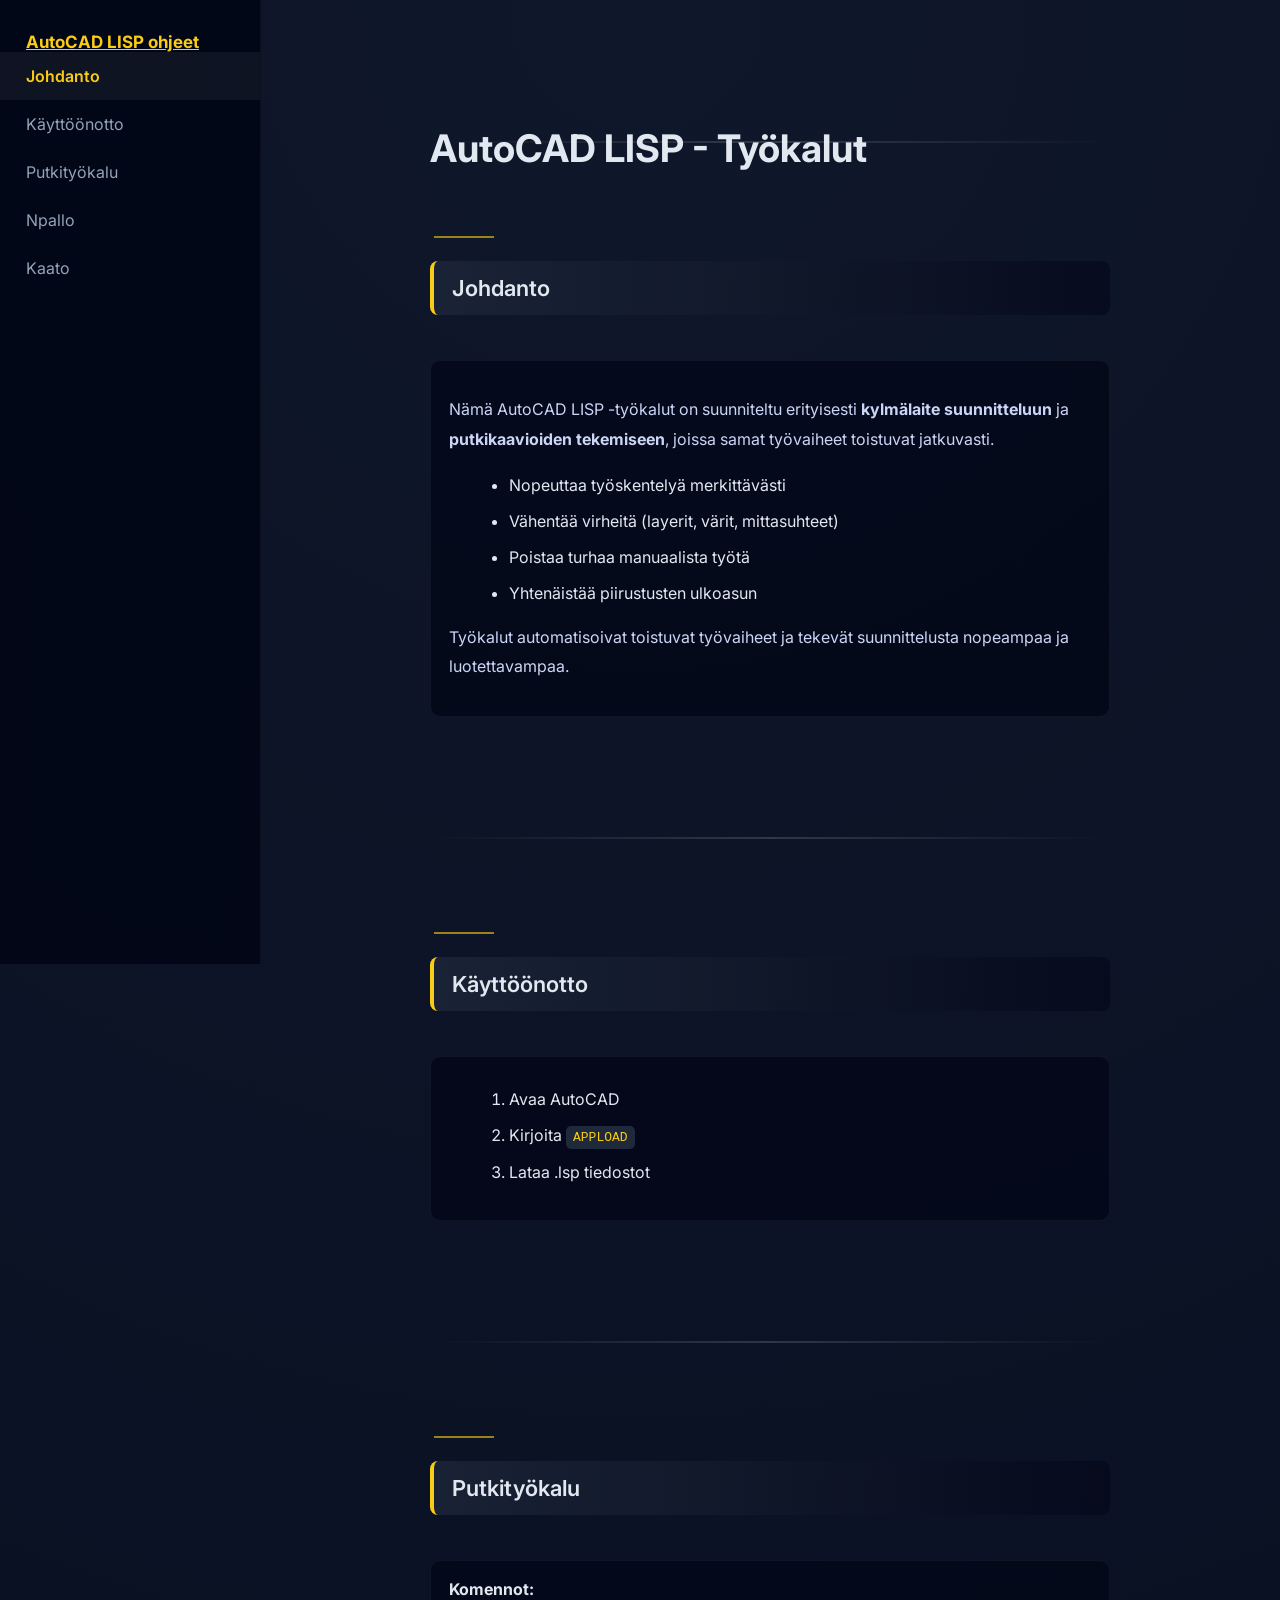
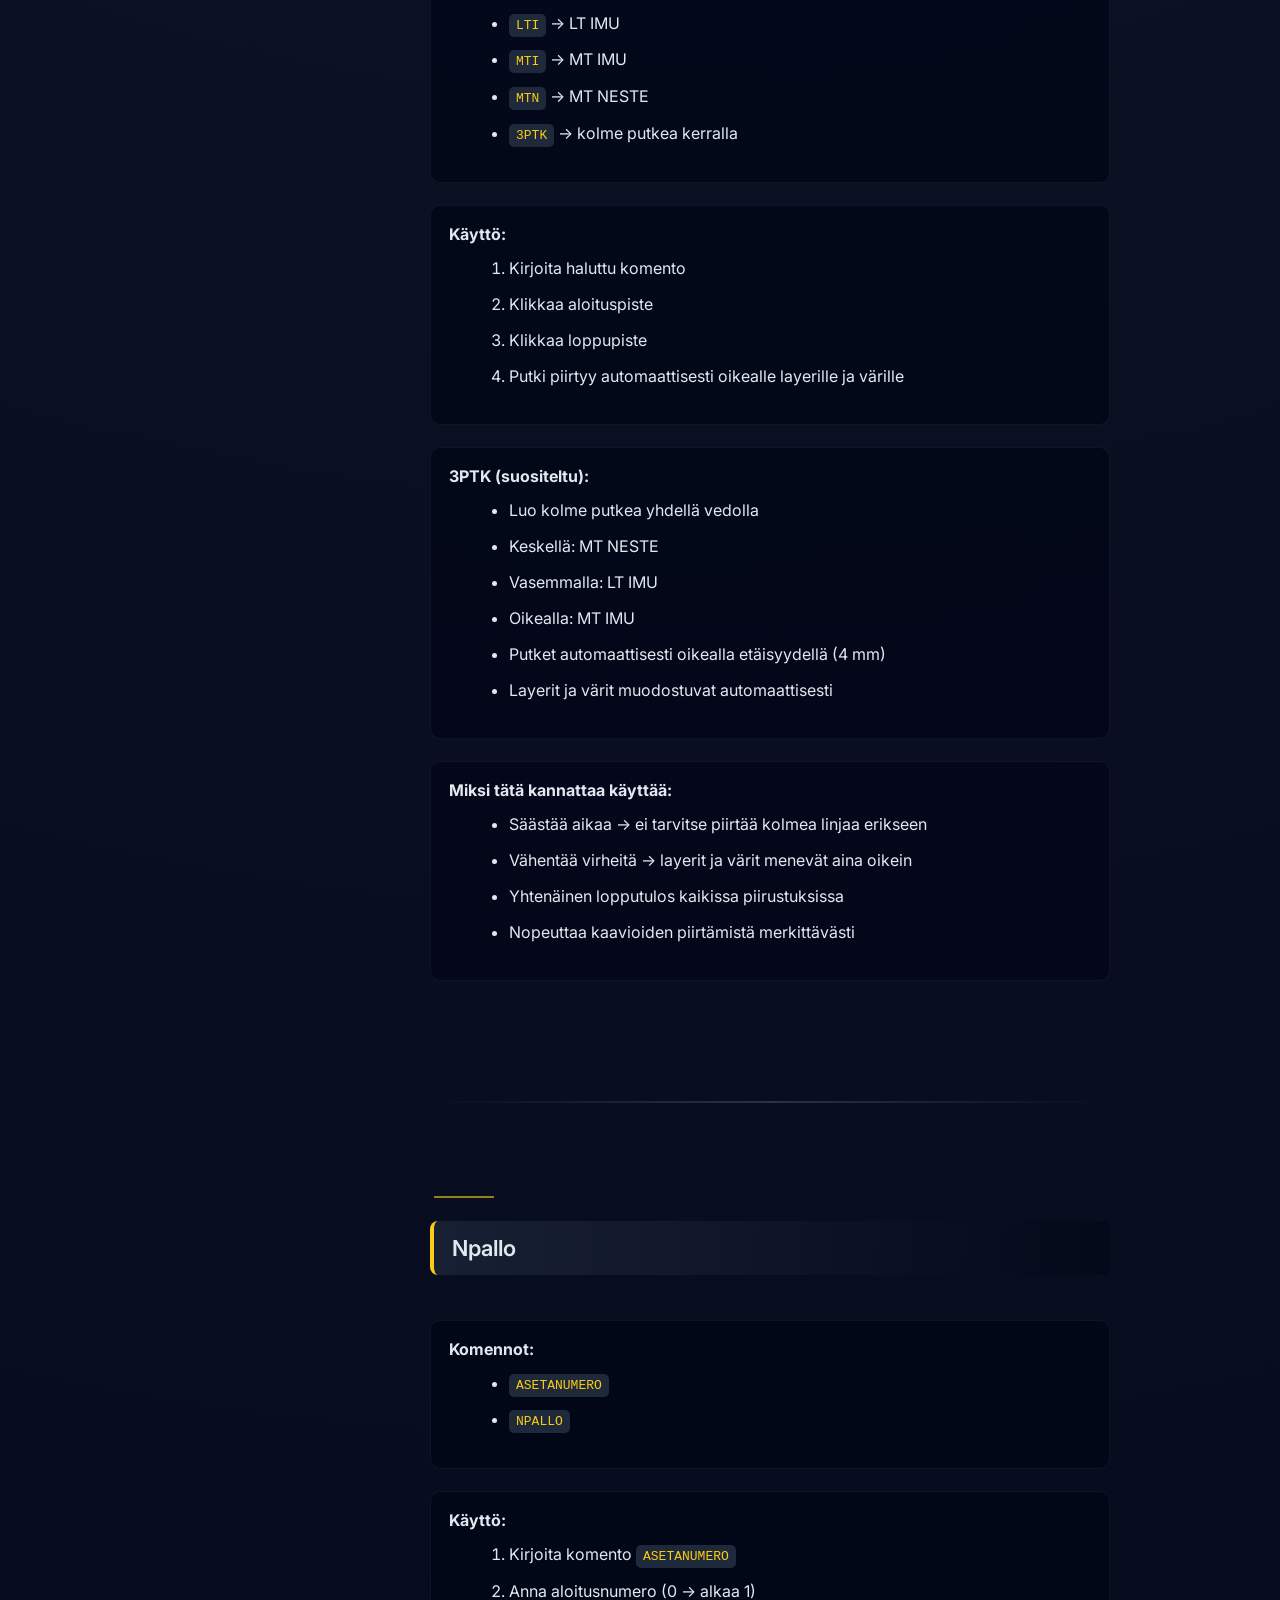
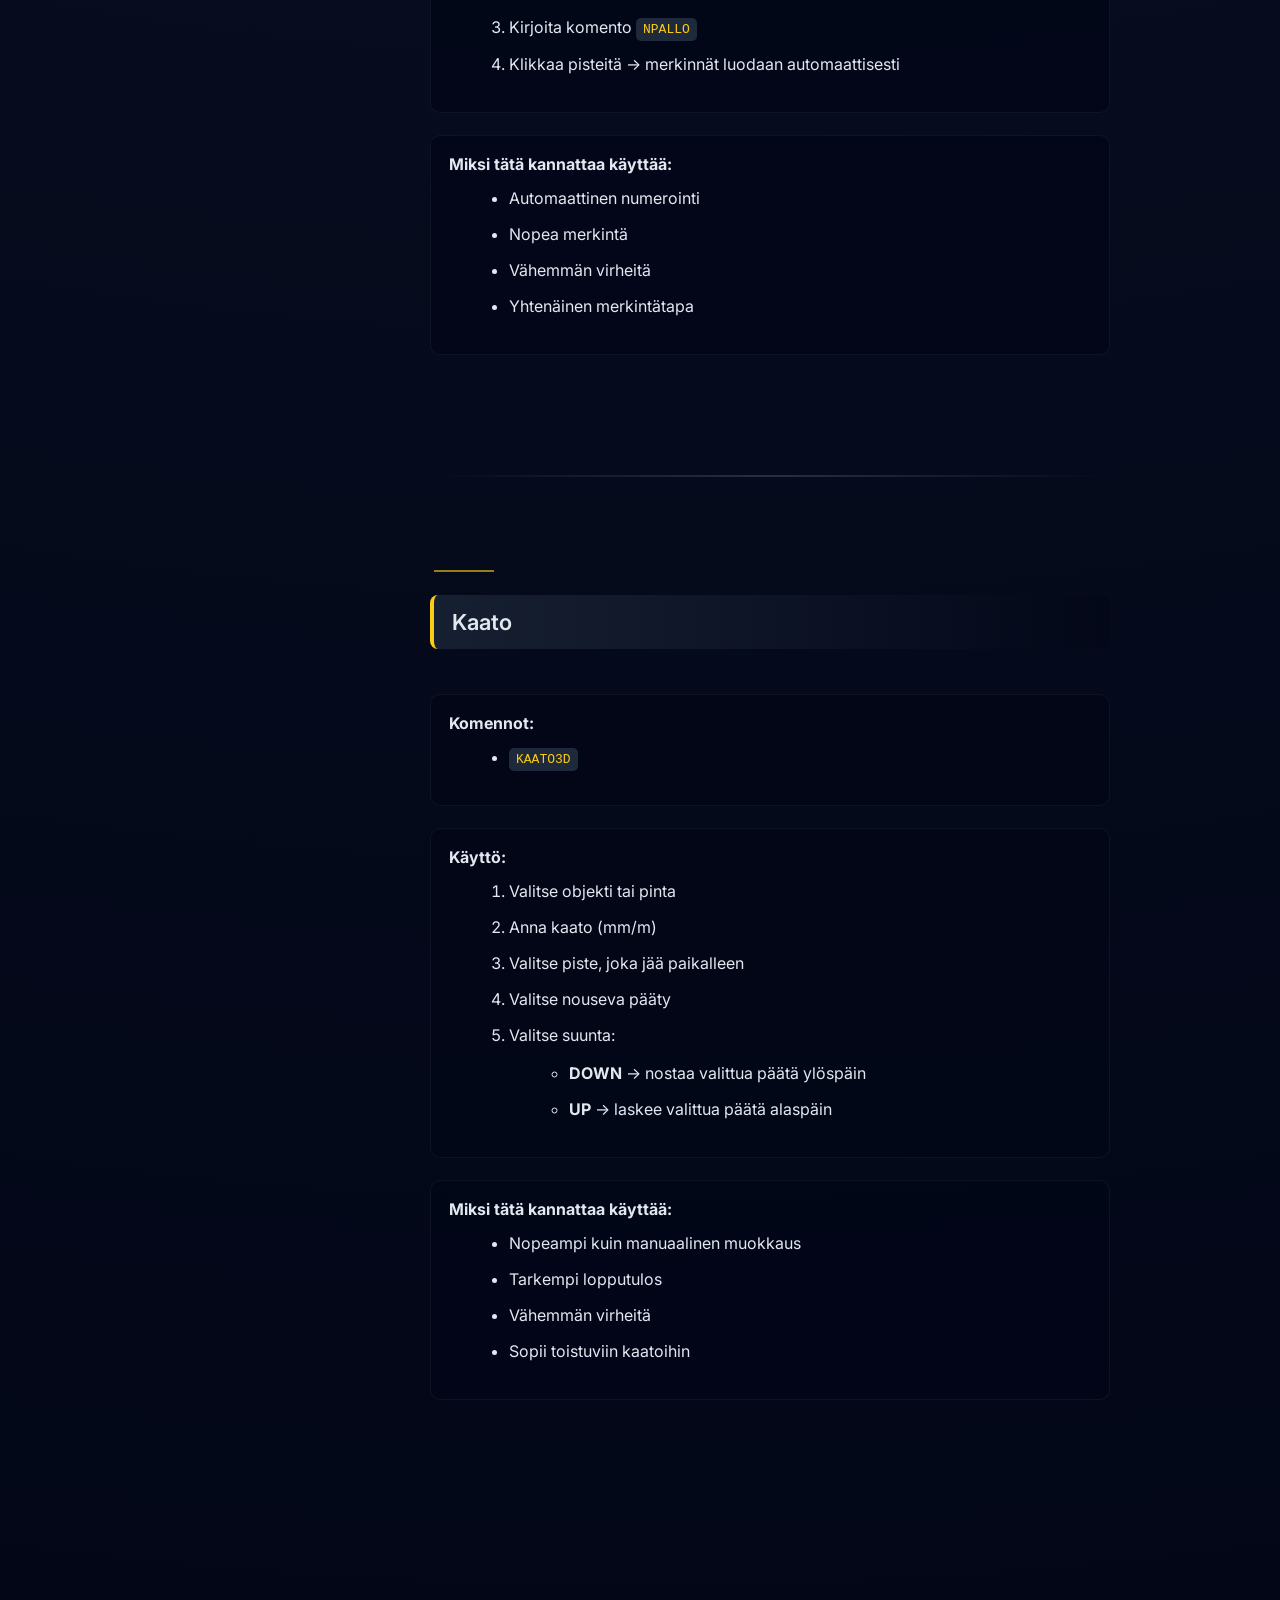
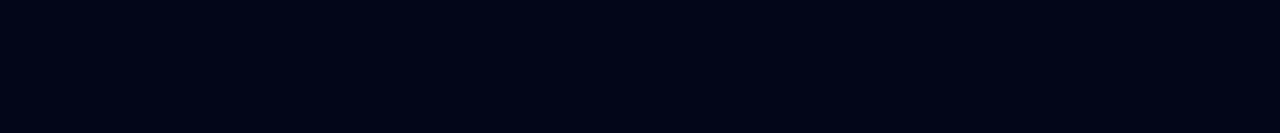
<file: ohjeet (1).html>
<!DOCTYPE html>
<html lang="fi">
<head>
<meta charset="UTF-8">
<title>Radika LISP ohjeet</title>

<link href="https://fonts.googleapis.com/css2?family=Inter:wght@400;500;600;700&display=swap" rel="stylesheet">

<style>
html { scroll-behavior: smooth; }

body {
  margin: 0;
  font-family: 'Inter', sans-serif;
  display: flex;
  background: radial-gradient(circle at top, #0f172a, #020617);
  color: #e2e8f0;
}

/* SCROLLBAR */
::-webkit-scrollbar { width: 8px; }
::-webkit-scrollbar-track { background: #020617; }
::-webkit-scrollbar-thumb { background: #1e293b; border-radius: 10px; }
::-webkit-scrollbar-thumb:hover { background: #334155; }

/* SIDEBAR */
.sidebar {
  width: 260px;
  background: rgba(2,6,23,0.9);
  backdrop-filter: blur(10px);
  padding: 32px 0;
  position: fixed;
  height: 100vh;
  border-right: 1px solid rgba(255,255,255,0.04);
}

.title {
  padding: 0 26px;
  font-weight: 700;
  font-size: 17px;
  color: #facc15;
  margin-bottom: 32px;
}

.menu a {
  display: block;
  padding: 14px 26px;
  text-decoration: none;
  color: #94a3b8;
  transition: 0.25s;
}

.menu a:hover {
  color: #e2e8f0;
  background: rgba(255,255,255,0.03);
  transform: translateX(3px);
  box-shadow: inset 2px 0 0 #facc15;
}

.menu a.active {
  color: #facc15;
  background: rgba(255,255,255,0.05);
  font-weight: 600;
}

/* CONTENT */
.content {
  margin-left: 260px;
  width: 100%;
  display: flex;
  justify-content: center;
  padding: 100px 24px;
}

.wrapper {
  max-width: 680px;
  width: 100%;
}

/* SECTION */
.section {
  margin-bottom: 240px;
  position: relative;
  opacity: 0;
  transform: translateY(20px);
  transition: all 0.6s ease;
}

.section.visible {
  opacity: 1;
  transform: translateY(0);
}

/* DIVIDER */
.section::before {
  content: "";
  position: absolute;
  top: -120px;
  left: 0;
  width: 100%;
  height: 2px;
  background: linear-gradient(to right, transparent, rgba(255,255,255,0.15), transparent);
}

.section:first-child::before {
  display: none;
}

/* TITLE */
h1 {
  font-size: 38px;
  margin-bottom: 80px;
  animation: fadeIn 0.6s ease;
}

@keyframes fadeIn {
  from { opacity: 0; transform: translateY(10px); }
  to { opacity: 1; transform: translateY(0); }
}

/* CATEGORY */
.category {
  font-size: 22px;
  font-weight: 600;
  padding: 14px 18px;
  background: linear-gradient(90deg, rgba(30,41,59,0.7), rgba(2,6,23,0.6));
  border-left: 4px solid #facc15;
  border-radius: 8px;
  margin-top: 90px;
  margin-bottom: 45px;
  position: relative;
}

.category::before {
  content: "";
  position: absolute;
  top: -25px;
  left: 0;
  width: 60px;
  height: 2px;
  background: #facc15;
  opacity: 0.6;
}

/* BLOCK */
.block {
  background: rgba(2,6,23,0.75);
  padding: 18px;
  border-radius: 10px;
  margin-top: 22px;
  border: 1px solid rgba(255,255,255,0.05);
  transition: 0.25s;
}

.block:hover {
  transform: translateY(-2px);
  background: rgba(15,23,42,0.85);
}

/* TEXT */
p {
  line-height: 1.85;
  color: #cbd5f5;
  margin-bottom: 16px;
}

/* LIST */
ul, ol {
  margin-left: 20px;
  margin-top: 10px;
  line-height: 1.75;
}

li {
  margin-bottom: 8px;
}

/* CODE */
code {
  background: #1e293b;
  padding: 4px 7px;
  border-radius: 5px;
  color: #facc15;
}
</style>
</head>

<body>

<div class="sidebar">
<a href="#top" class="title">AutoCAD LISP ohjeet</a>
<div class="menu">
<a href="#intro">Johdanto</a>
<a href="#kayttoonotto">Käyttöönotto</a>
<a href="#putket">Putkityökalu</a>
<a href="#npallo">Npallo</a>
<a href="#kaato">Kaato</a>
</div>
</div>

<div class="content">
<div class="wrapper">

<h1 id="top">AutoCAD LISP - Työkalut</h1>

<div class="section" id="intro">
<div class="category">Johdanto</div>
<div class="block">
<p>
Nämä AutoCAD LISP -työkalut on suunniteltu erityisesti 
<b>kylmälaite suunnitteluun</b> ja <b>putkikaavioiden tekemiseen</b>,
joissa samat työvaiheet toistuvat jatkuvasti.
</p>
<ul>
<li>Nopeuttaa työskentelyä merkittävästi</li>
<li>Vähentää virheitä (layerit, värit, mittasuhteet)</li>
<li>Poistaa turhaa manuaalista työtä</li>
<li>Yhtenäistää piirustusten ulkoasun</li>
</ul>
<p>
Työkalut automatisoivat toistuvat työvaiheet ja tekevät suunnittelusta nopeampaa ja luotettavampaa.
</p>
</div>
</div>

<div class="section" id="kayttoonotto">
<div class="category">Käyttöönotto</div>
<div class="block">
<ol>
<li>Avaa AutoCAD</li>
<li>Kirjoita <code>APPLOAD</code></li>
<li>Lataa .lsp tiedostot</li>
</ol>
</div>
</div>

<div class="section" id="putket">
<div class="category">Putkityökalu</div>

<div class="block">
<b>Komennot:</b>
<ul>
<li><code>LTI</code> → LT IMU</li>
<li><code>MTI</code> → MT IMU</li>
<li><code>MTN</code> → MT NESTE</li>
<li><code>3PTK</code> → kolme putkea kerralla</li>
</ul>
</div>

<div class="block">
<b>Käyttö:</b>
<ol>
<li>Kirjoita haluttu komento</li>
<li>Klikkaa aloituspiste</li>
<li>Klikkaa loppupiste</li>
<li>Putki piirtyy automaattisesti oikealle layerille ja värille</li>
</ol>
</div>

<div class="block">
<b>3PTK (suositeltu):</b>
<ul>
<li>Luo kolme putkea yhdellä vedolla</li>
<li>Keskellä: MT NESTE</li>
<li>Vasemmalla: LT IMU</li>
<li>Oikealla: MT IMU</li>
<li>Putket automaattisesti oikealla etäisyydellä (4 mm)</li>
<li>Layerit ja värit muodostuvat automaattisesti</li>
</ul>
</div>

<div class="block">
<b>Miksi tätä kannattaa käyttää:</b>
<ul>
<li>Säästää aikaa → ei tarvitse piirtää kolmea linjaa erikseen</li>
<li>Vähentää virheitä → layerit ja värit menevät aina oikein</li>
<li>Yhtenäinen lopputulos kaikissa piirustuksissa</li>
<li>Nopeuttaa kaavioiden piirtämistä merkittävästi</li>
</ul>
</div>
</div>

<div class="section" id="npallo">
<div class="category">Npallo</div>

<div class="block">
<b>Komennot:</b>
<ul>
<li><code>ASETANUMERO</code></li>
<li><code>NPALLO</code></li>
</ul>
</div>

<div class="block">
<b>Käyttö:</b>
<ol>
<li>Kirjoita komento <code>ASETANUMERO</code></li>
<li>Anna aloitusnumero (0 → alkaa 1)</li>
<li>Kirjoita komento <code>NPALLO</code></li>
<li>Klikkaa pisteitä → merkinnät luodaan automaattisesti</li>
</ol>
</div>

<div class="block">
<b>Miksi tätä kannattaa käyttää:</b>
<ul>
<li>Automaattinen numerointi</li>
<li>Nopea merkintä</li>
<li>Vähemmän virheitä</li>
<li>Yhtenäinen merkintätapa</li>
</ul>
</div>
</div>

<div class="section" id="kaato">

<div class="category">Kaato</div>
<div class="block">
<b>Komennot:</b>
<ul>
<li><code>KAATO3D</code></li>
</ul>
</div>

<div class="block">
<b>Käyttö:</b>
<ol>
<li>Valitse objekti tai pinta</li>
<li>Anna kaato (mm/m)</li>
<li>Valitse piste, joka jää paikalleen</li>
<li>Valitse nouseva pääty</li>
<li>Valitse suunta:
  <ul>
    <li><b>DOWN</b> → nostaa valittua päätä ylöspäin</li>
    <li><b>UP</b> → laskee valittua päätä alaspäin</li>
  </ul>
</li>
</ol>
</div>

<div class="block">
<b>Miksi tätä kannattaa käyttää:</b>
<ul>
<li>Nopeampi kuin manuaalinen muokkaus</li>
<li>Tarkempi lopputulos</li>
<li>Vähemmän virheitä</li>
<li>Sopii toistuviin kaatoihin</li>
</ul>
</div>
</div>

</div>
</div>

<script>
const sections = document.querySelectorAll(".section");
const links = document.querySelectorAll(".menu a");

window.addEventListener("scroll", () => {
  let current = "";

  sections.forEach(section => {
    const rect = section.getBoundingClientRect();

    if (rect.top <= window.innerHeight * 0.4 && rect.bottom >= window.innerHeight * 0.4) {
      current = section.id;
    }
  });

  links.forEach(link => {
    link.classList.remove("active");
    if (link.getAttribute("href") === "#" + current) {
      link.classList.add("active");
    }
  });
});

const observer = new IntersectionObserver(entries => {
  entries.forEach(entry => {
    if (entry.isIntersecting) {
      entry.target.classList.add("visible");
    }
  });
}, { threshold: 0.2 });

sections.forEach(section => observer.observe(section));

function scrollToTop() {
  window.scrollTo({ top: 0, behavior: "smooth" });
}
</script>

</body>
</html>
</file>
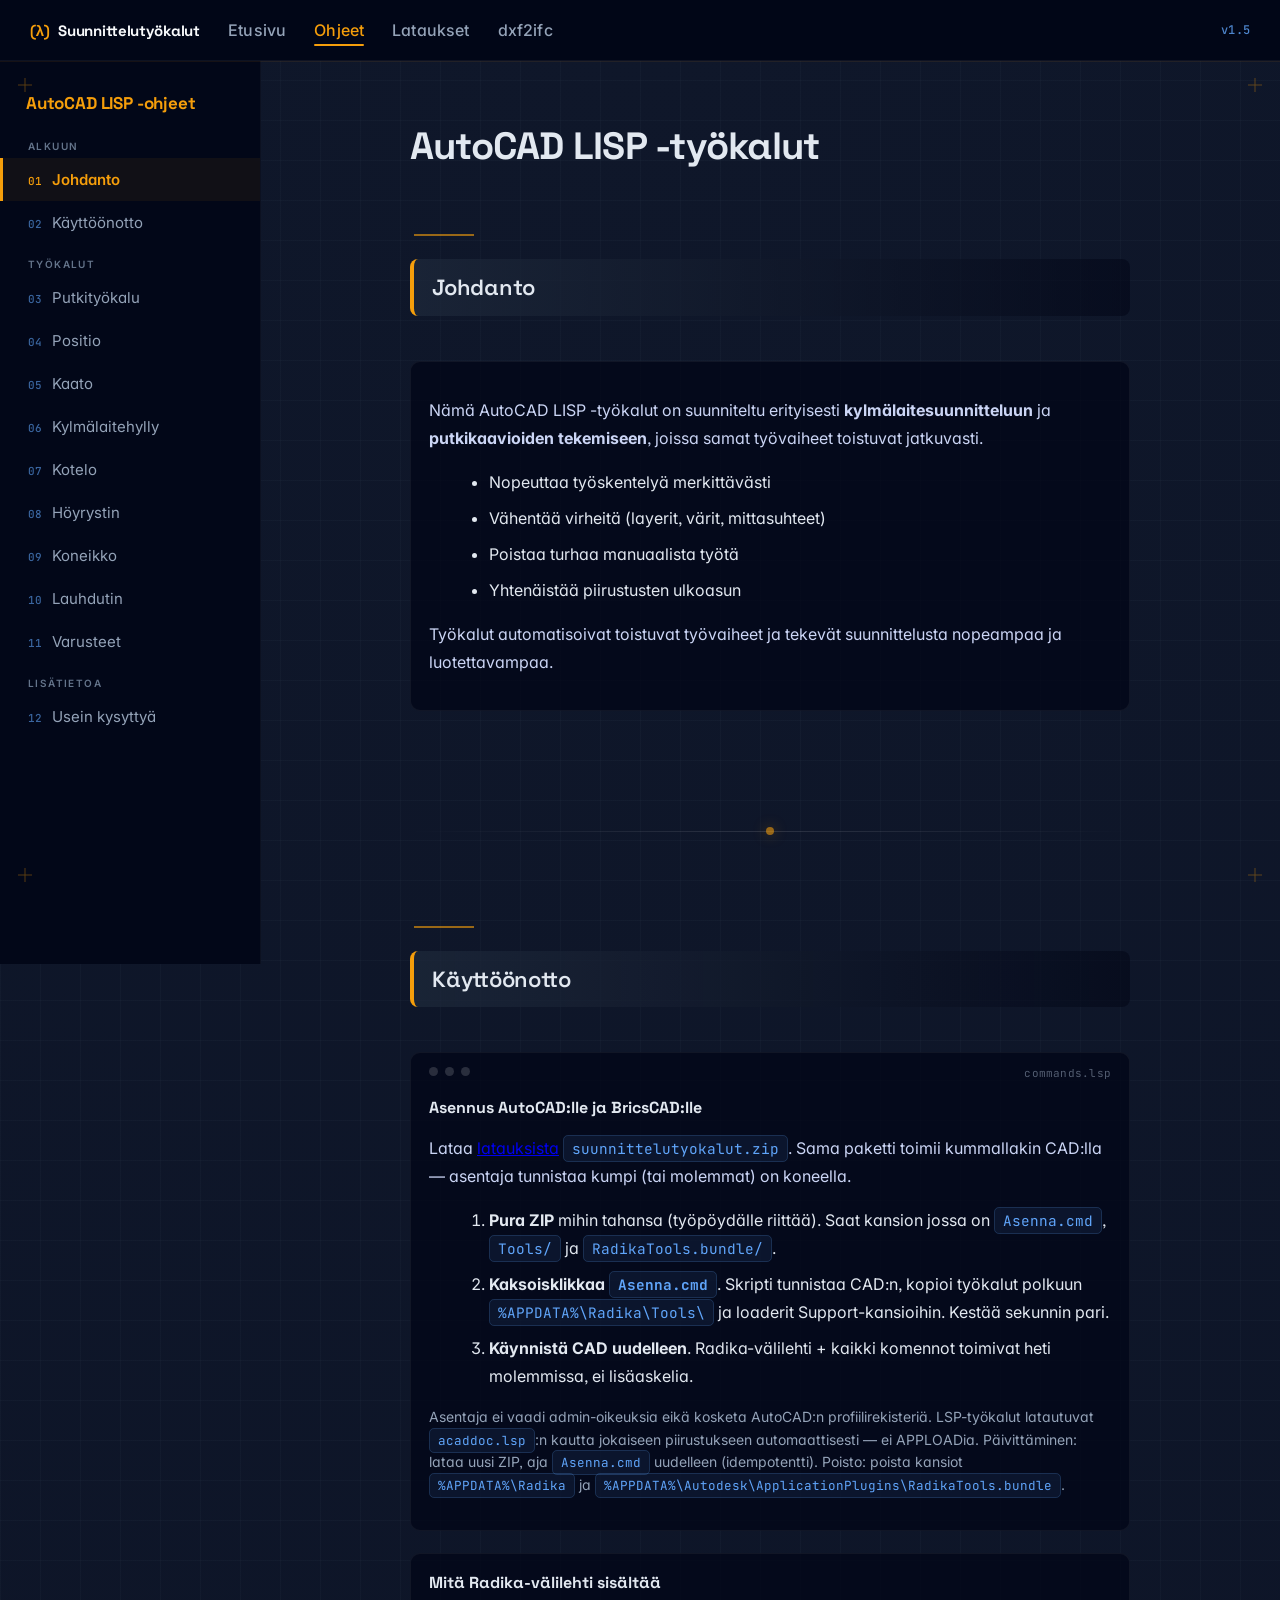
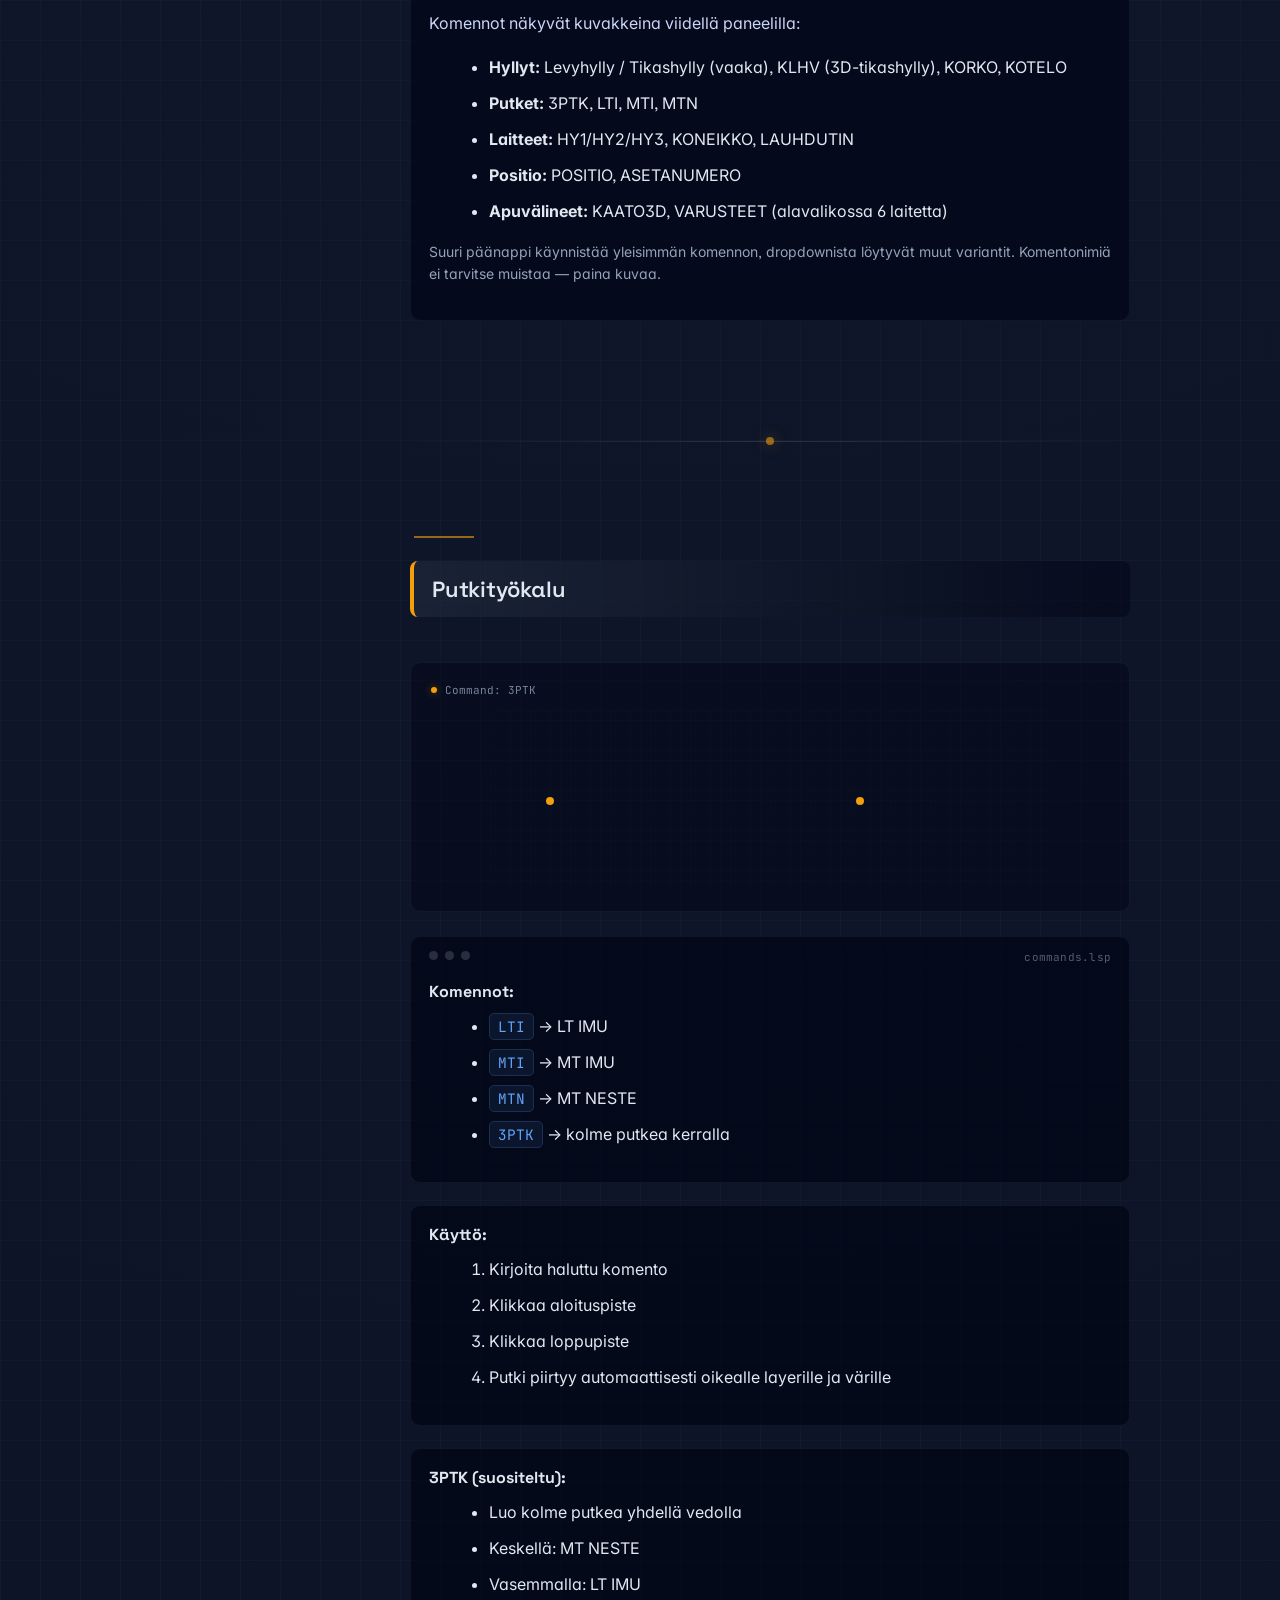
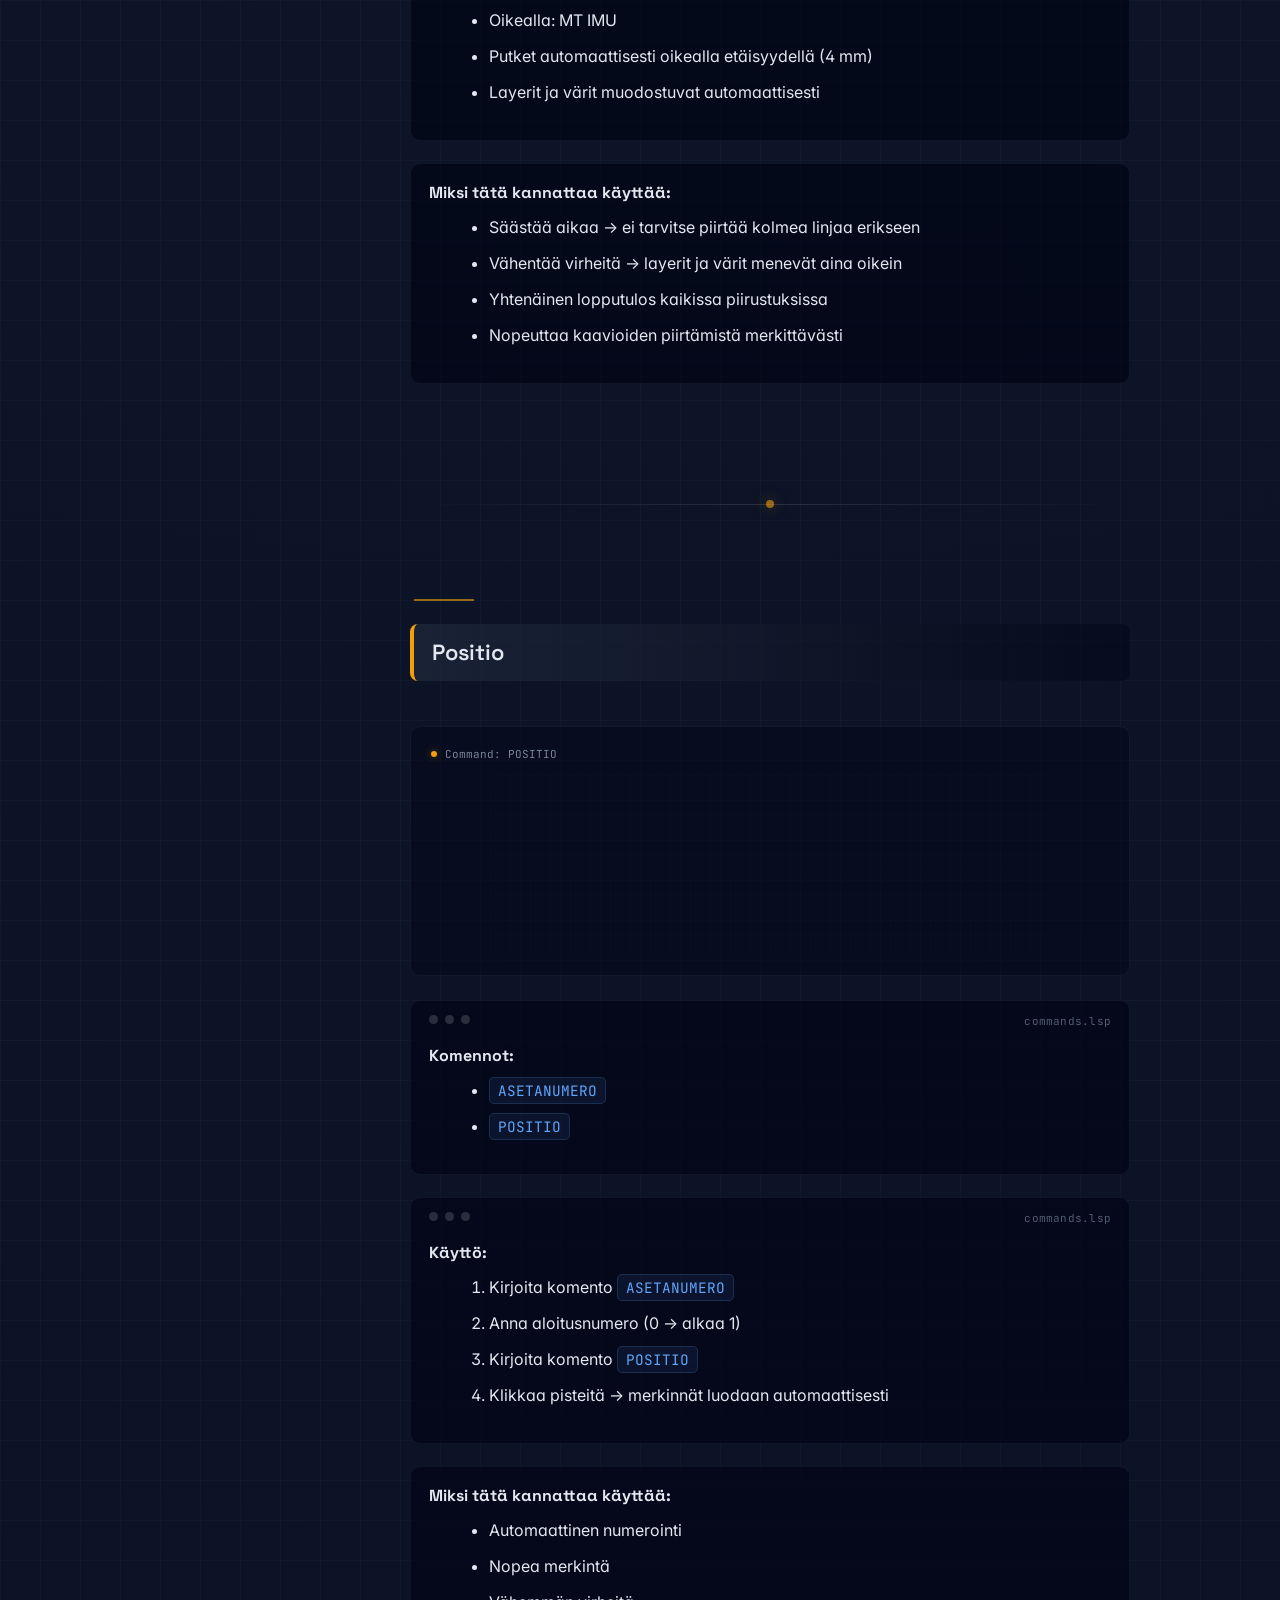
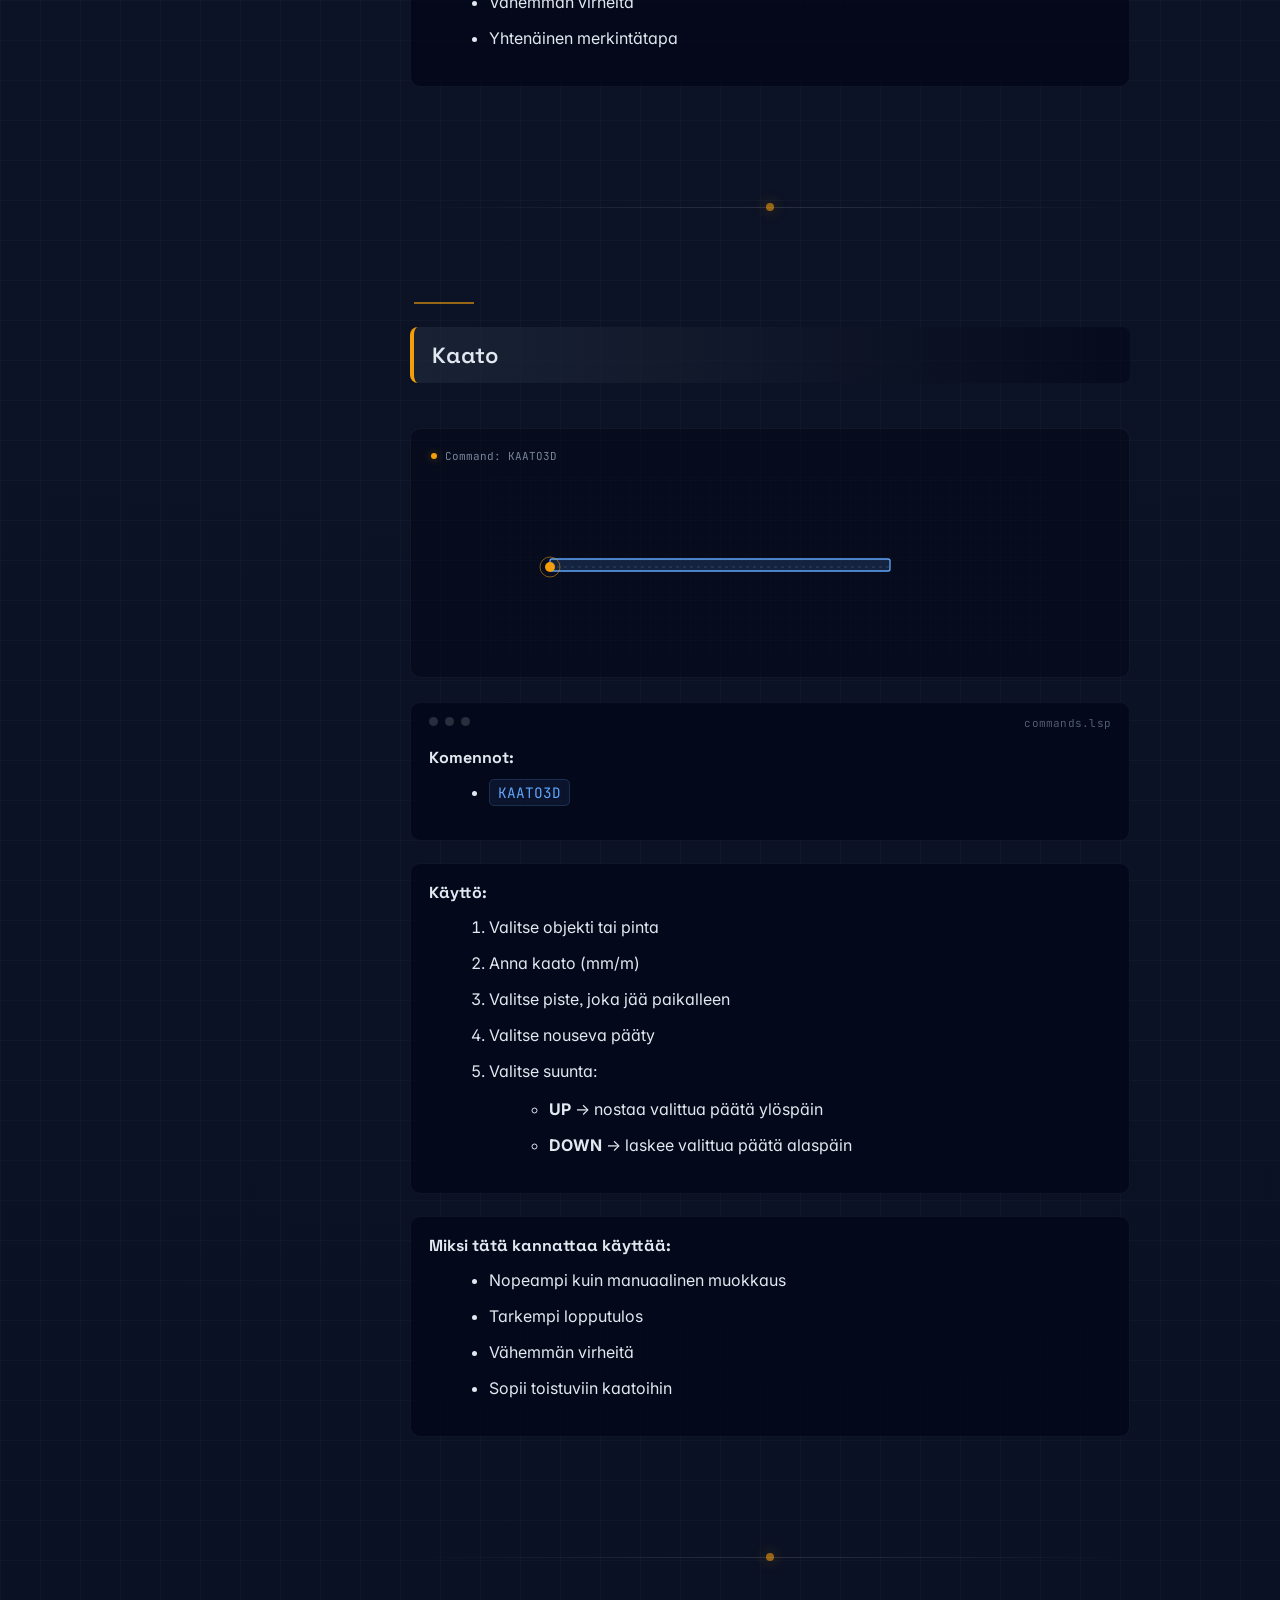
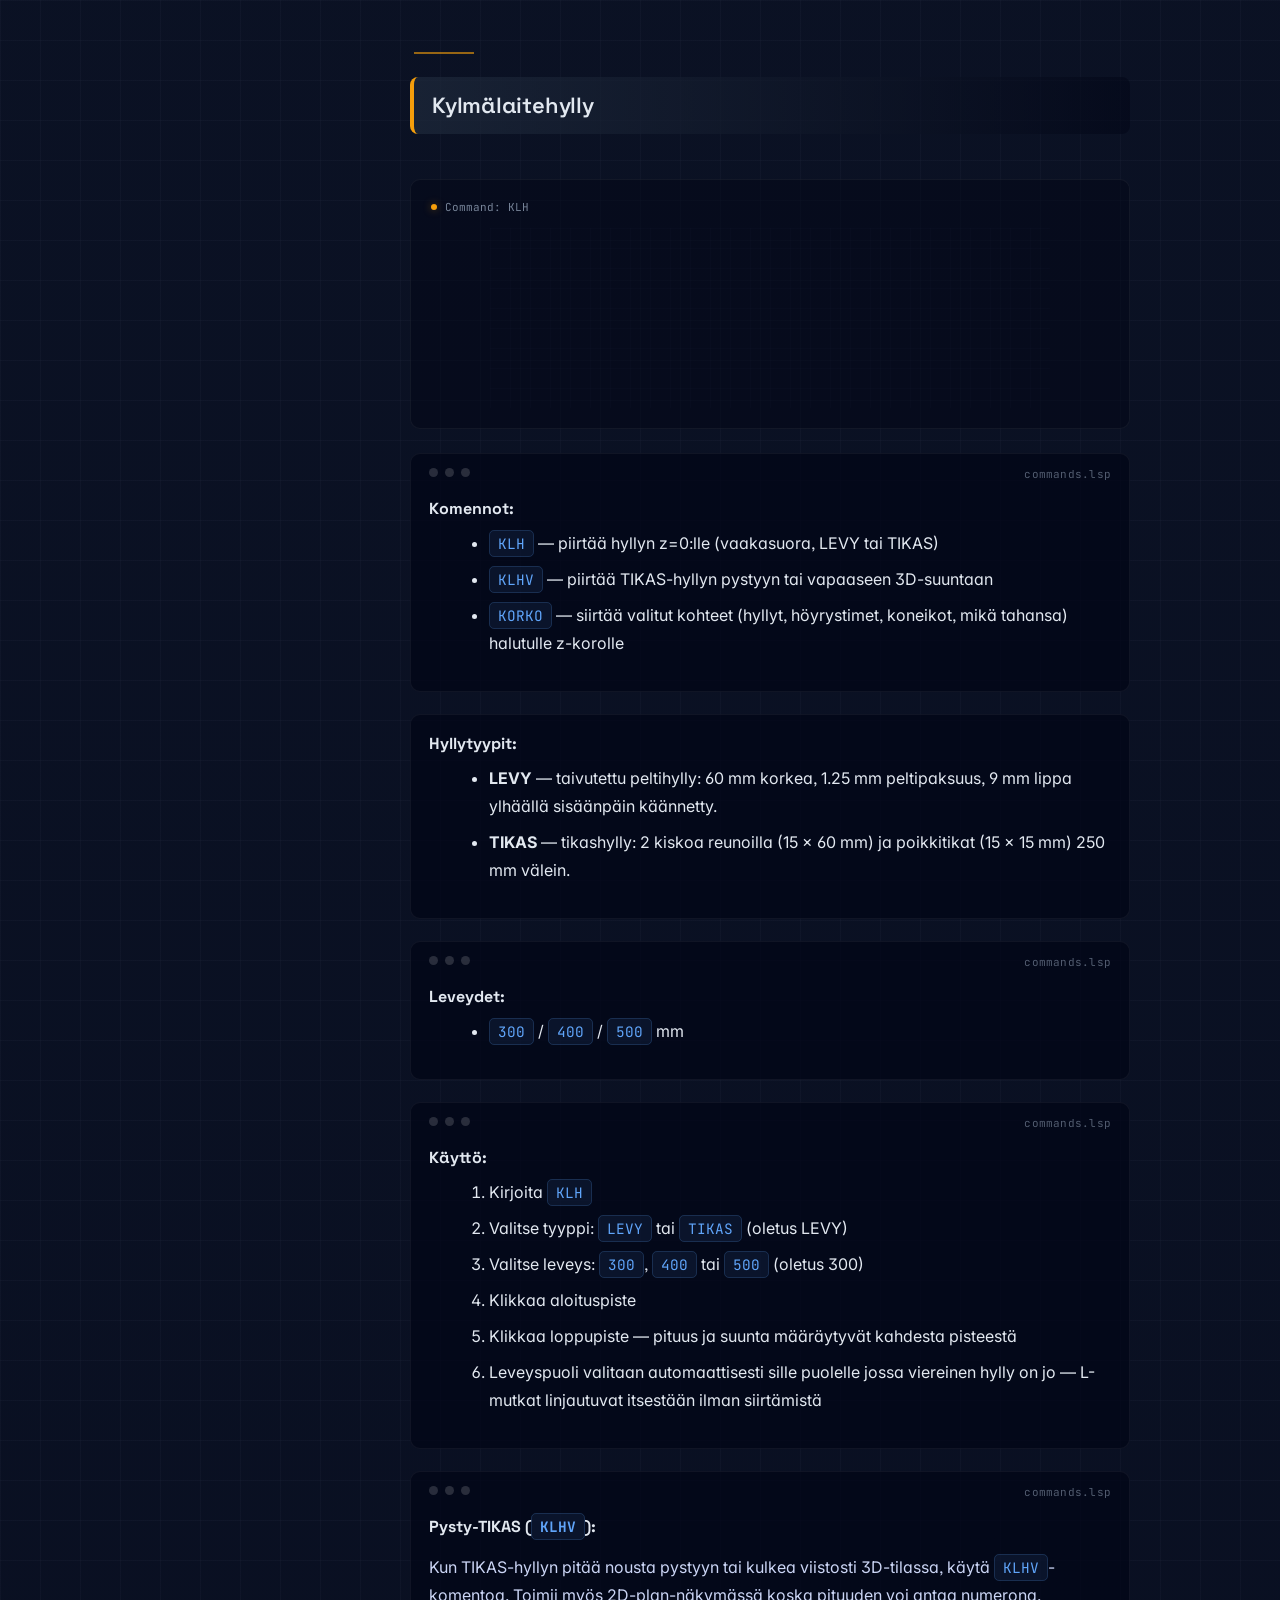
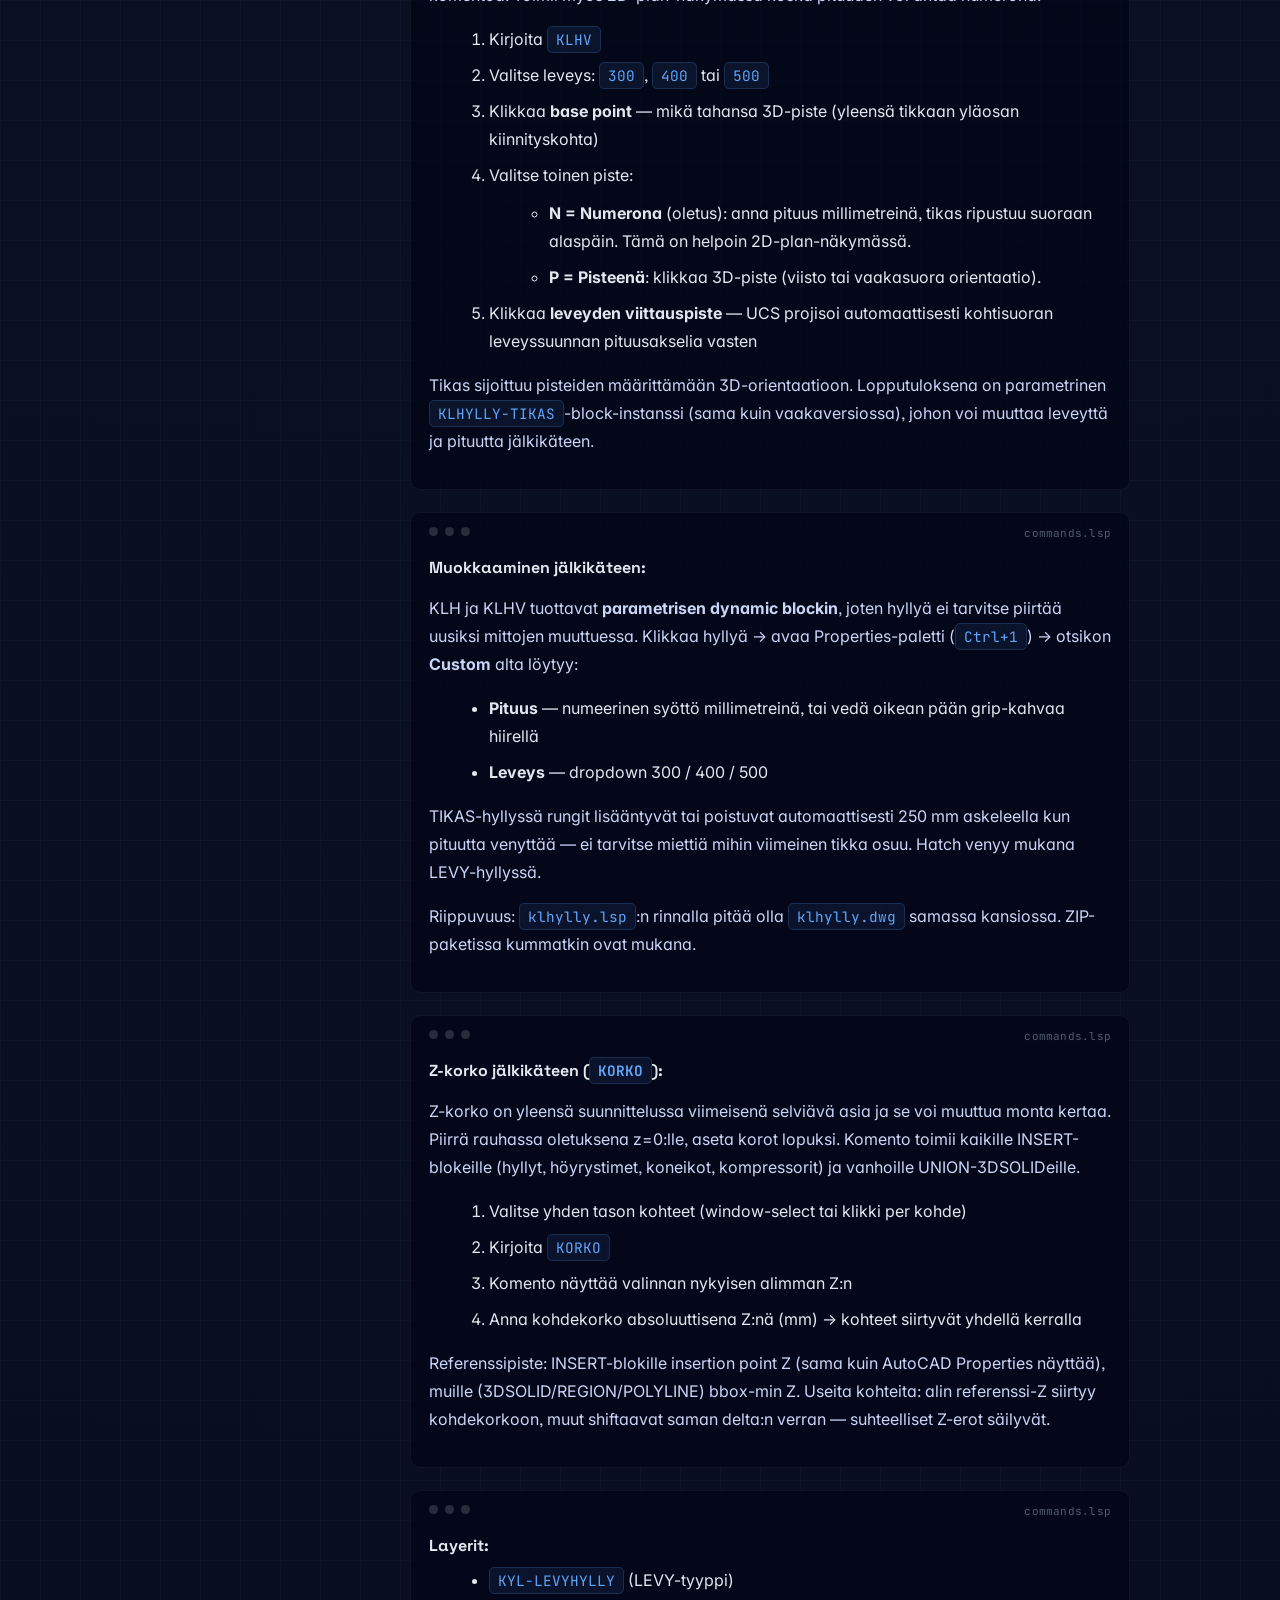
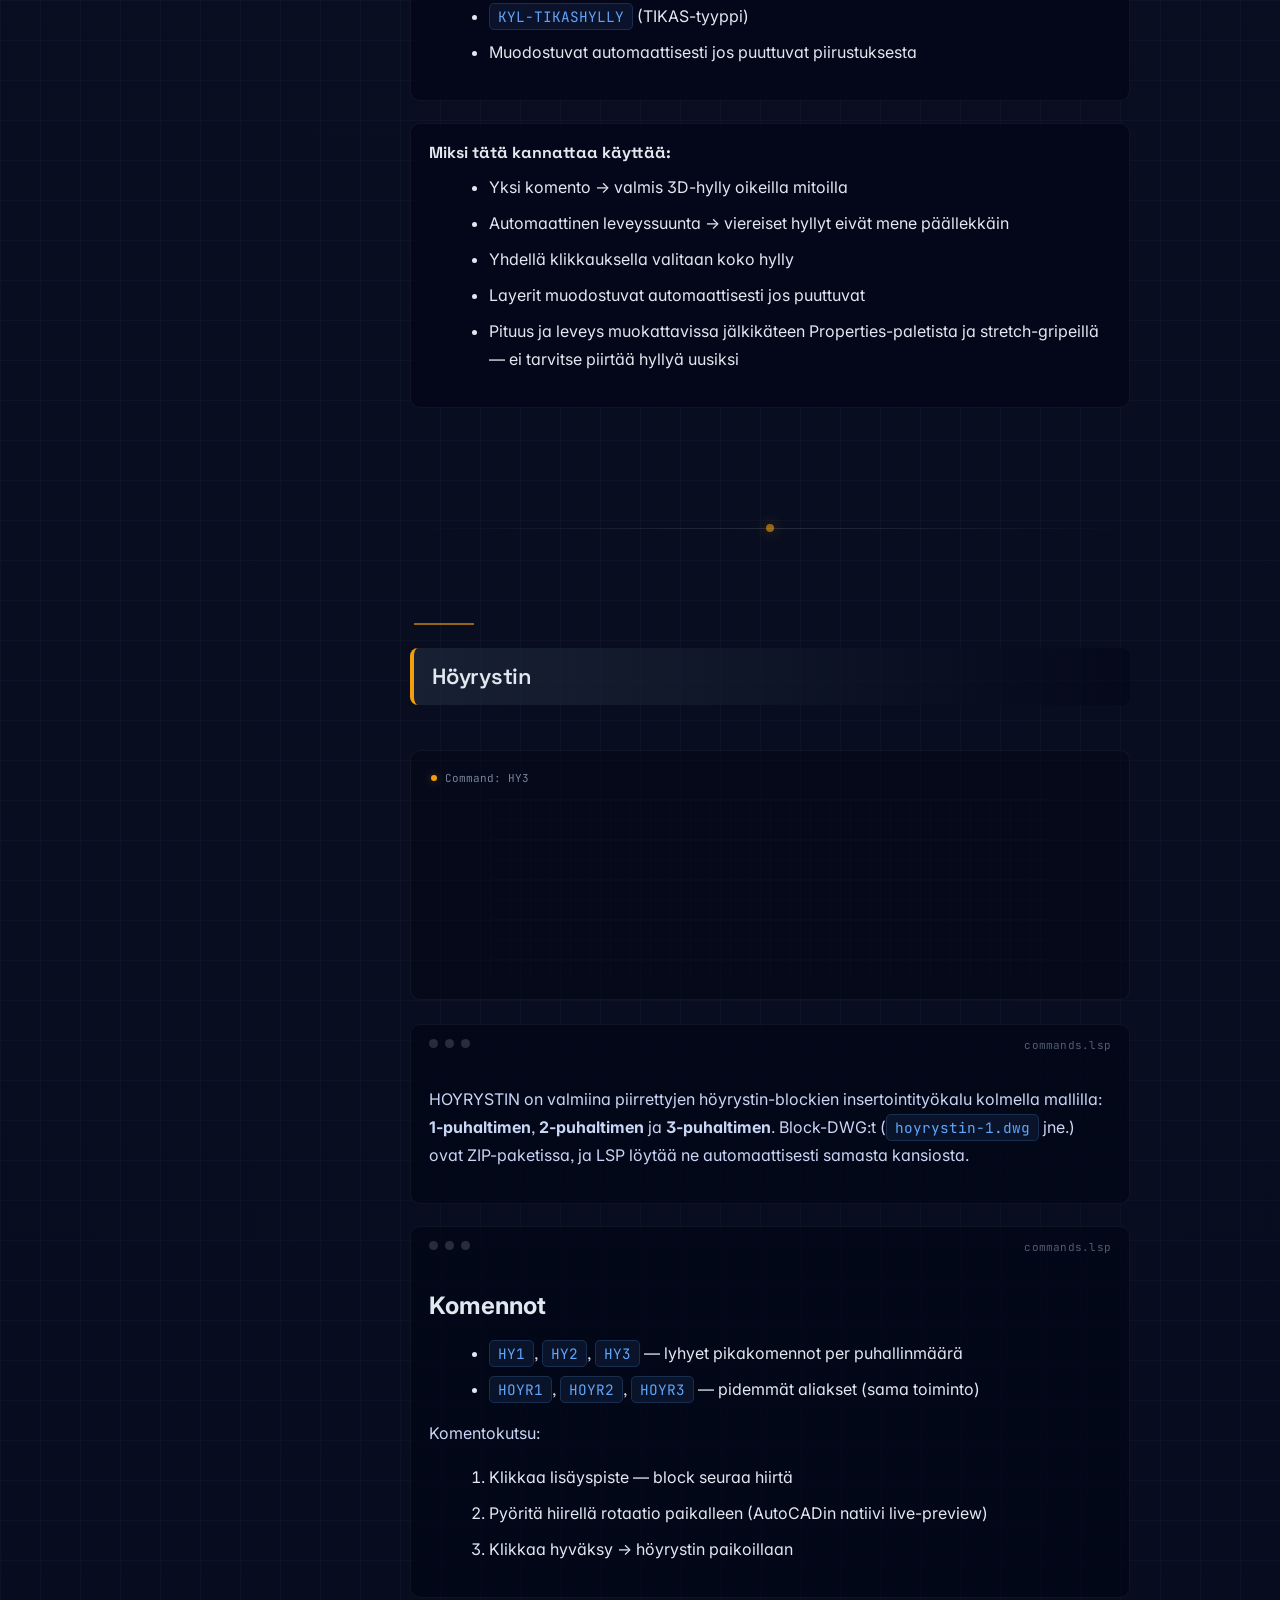
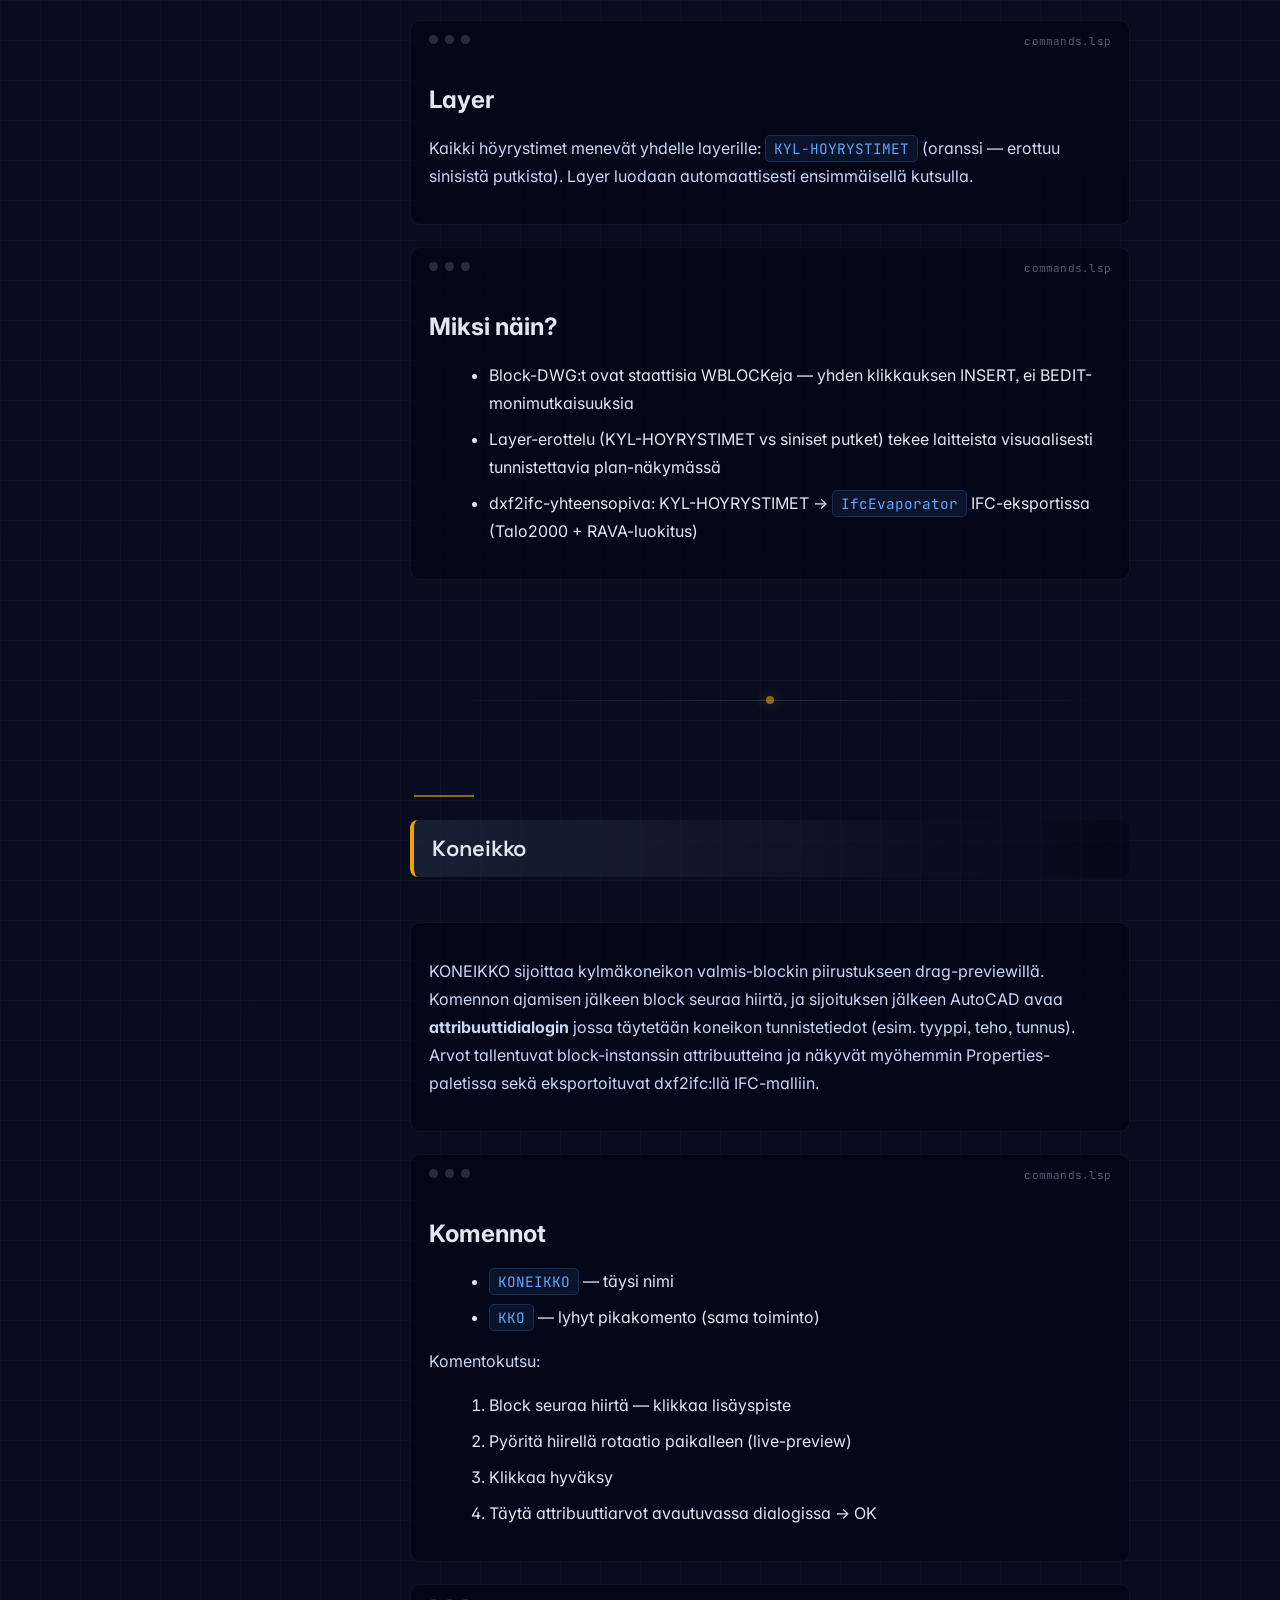
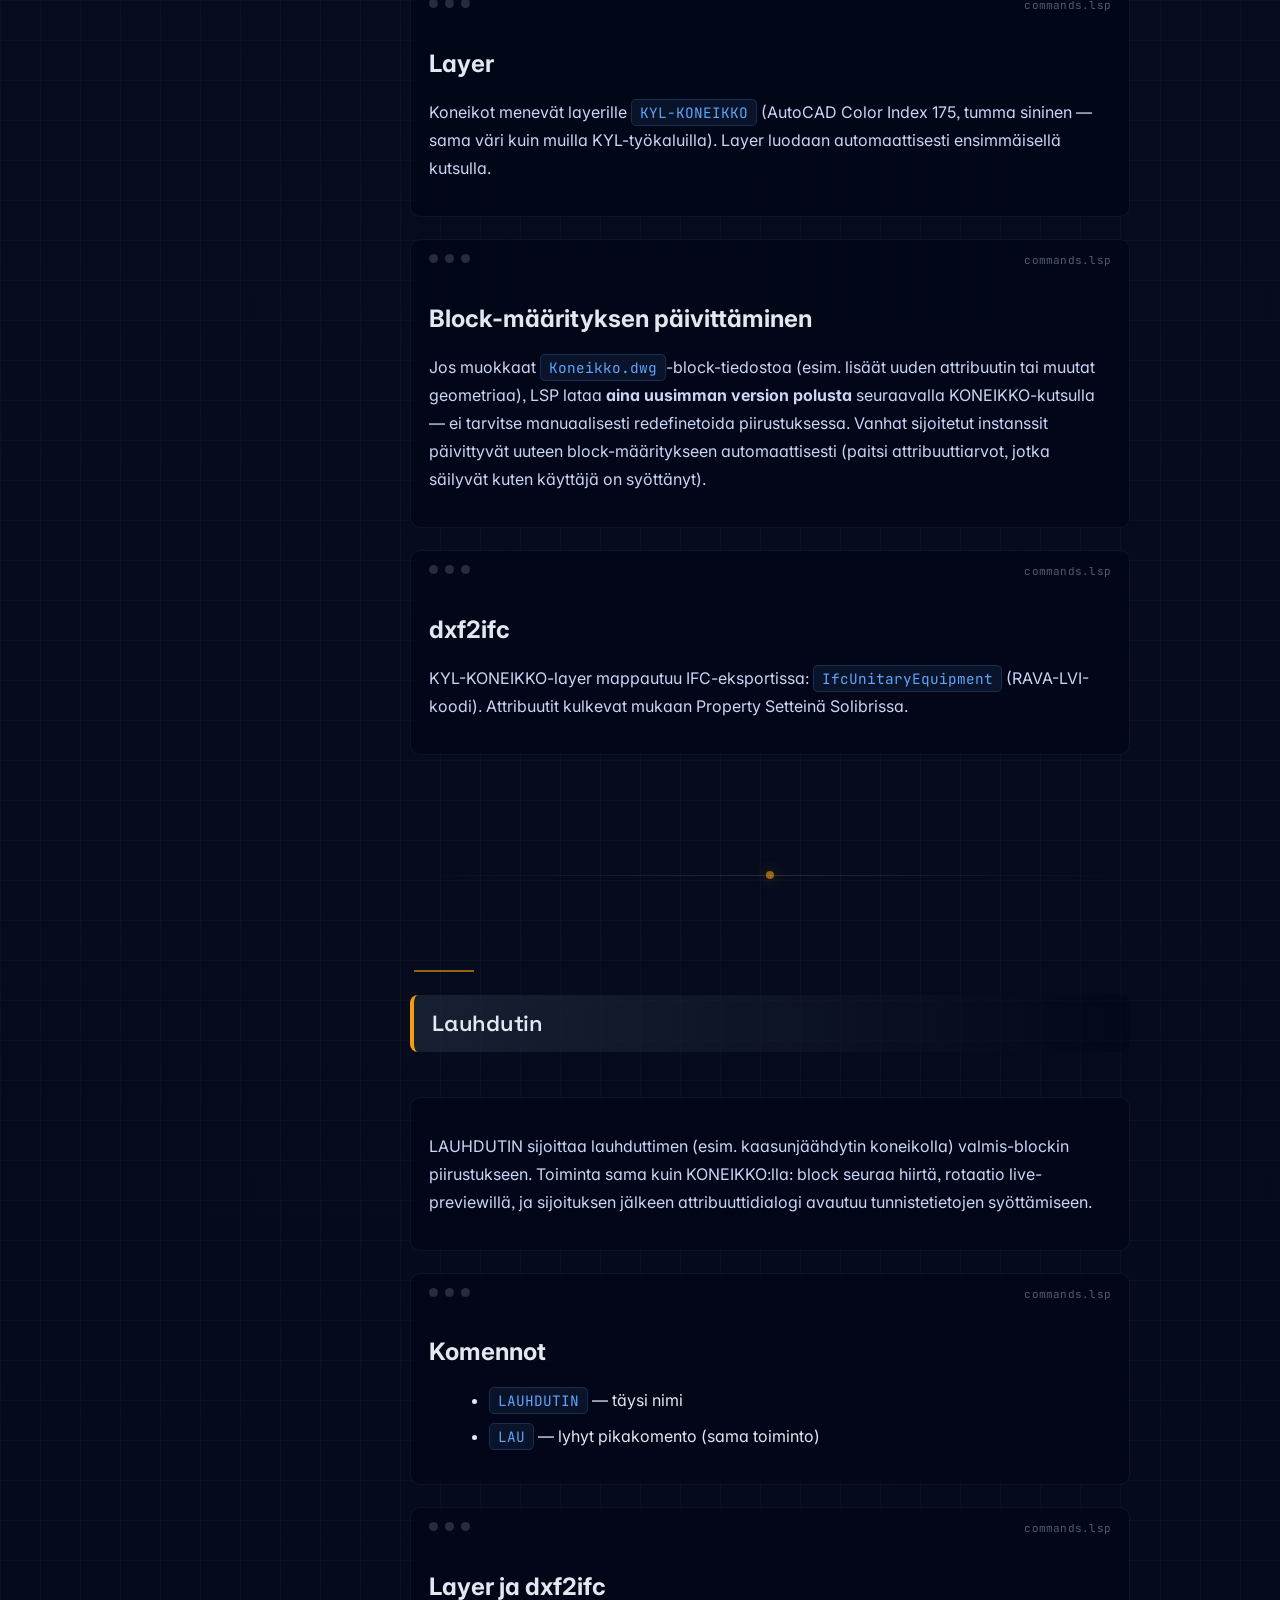
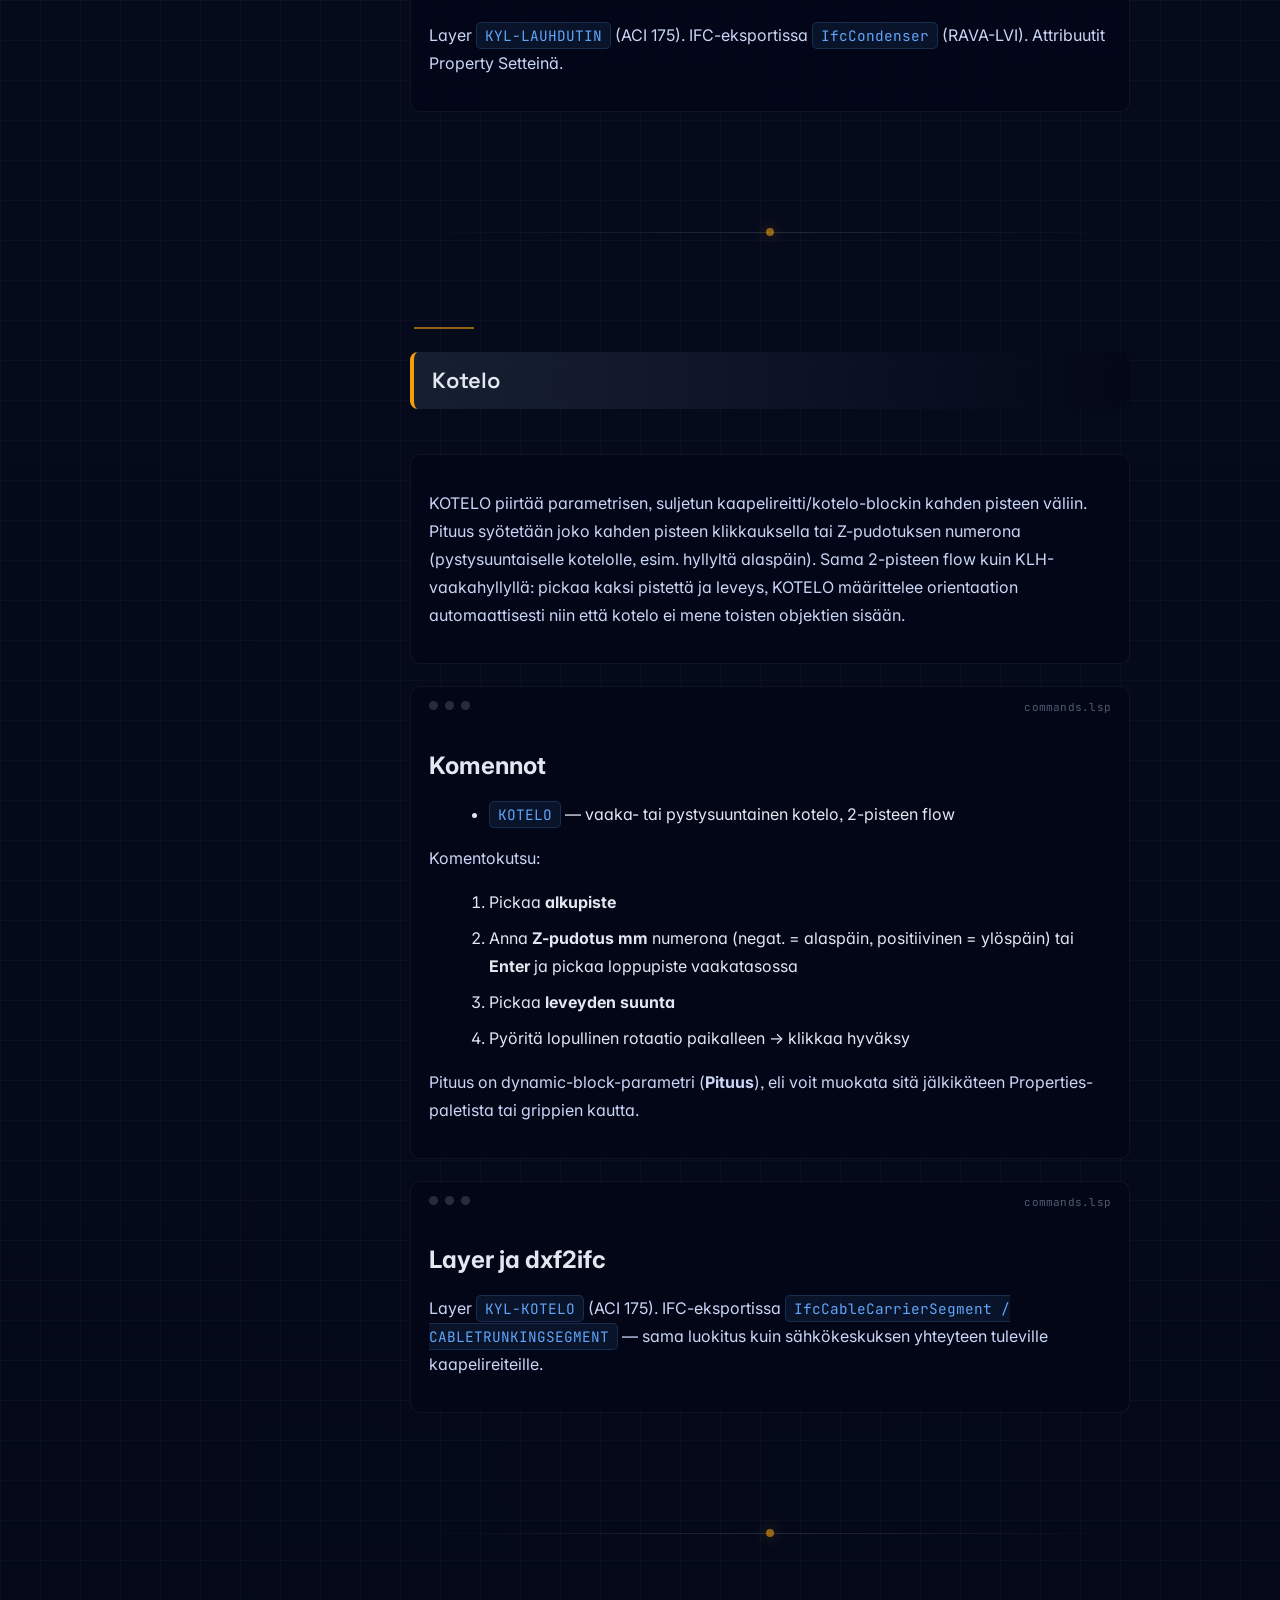
<file: ohjeet.html>
<!DOCTYPE html>
<html lang="fi">
<head>
<meta charset="UTF-8">
<meta name="viewport" content="width=device-width, initial-scale=1">
<meta name="theme-color" content="#020617">
<meta name="description" content="Ohjeet AutoCAD LISP -työkalujen käyttöön: Putkityökalu, Positio, Kaato ja Kylmälaitehylly — asennus, komennot ja käyttöesimerkit.">
<meta property="og:title" content="Ohjeet · Suunnittelutyökalut">
<meta property="og:description" content="Ohjeet AutoCAD LISP -työkalujen käyttöön.">
<meta property="og:type" content="article">
<title>Ohjeet · Suunnittelutyökalut</title>

<link rel="icon" type="image/svg+xml" href="favicon.svg">
<link rel="apple-touch-icon" href="apple-touch-icon.png">
<link href="https://fonts.googleapis.com/css2?family=Inter:wght@400;500;600;700&family=Space+Grotesk:wght@500;600;700&family=JetBrains+Mono:wght@500&display=swap" rel="stylesheet">
<link rel="stylesheet" href="style.css?v=4">

<script type="application/ld+json">
{
  "@context": "https://schema.org",
  "@type": "FAQPage",
  "inLanguage": "fi",
  "mainEntity": [
    {
      "@type": "Question",
      "name": "Minne LISP-tiedostot kannattaa tallentaa?",
      "acceptedAnswer": {
        "@type": "Answer",
        "text": "Tee oma kansio C-asemalle, esim. C:\\AutoCADLisp, ja tallenna kaikki .lsp-tiedostot sinne. Paikallinen sijainti C-asemalla on AutoCADin näkökulmasta luotettu. Vältä verkkoasemia, OneDrivea ja Downloads-kansiota — niistä AutoCAD antaa usein suojausvaroituksen joka latauskerralla."
      }
    },
    {
      "@type": "Question",
      "name": "AutoCAD varoittaa latauksessa 'File Loading - Security Concern' — mitä teen?",
      "acceptedAnswer": {
        "@type": "Answer",
        "text": "Lisää C:\\AutoCADLisp luotetuksi sijainniksi: kirjoita OPTIONS, avaa Files-välilehti, laajenna Trusted Locations, klikkaa Add ja valitse C:\\AutoCADLisp. Tämän jälkeen AutoCAD lataa kaikki kyseisestä kansiosta tulevat tiedostot ilman varoitusta."
      }
    },
    {
      "@type": "Question",
      "name": "POSITIO antaa virheen 'positio.dwg ei löydy' — mitä teen?",
      "acceptedAnswer": {
        "@type": "Answer",
        "text": "POSITIO-työkalu lataa numerointiblokin positio.dwg-tiedostosta. LISP etsii tiedostoa automaattisesti AutoCADin Support File Search Pathilta sekä siitä kansiosta mistä positio.lsp ladattiin (haetaan APPLOADin rekisterilokista). Tyypillisin syy virheelle: positio.dwg on jossain muualla. Pura ZIP-paketin sisältö yhteen kansioon (esim. C:\\AutoCADLisp) ja lataa positio.lsp sieltä — niin DWG löytyy."
      }
    },
    {
      "@type": "Question",
      "name": "Miten saan LISPit latautumaan automaattisesti AutoCADin käynnistyessä?",
      "acceptedAnswer": {
        "@type": "Answer",
        "text": "Käytä Startup Suitea: kirjoita APPLOAD, avaa Contents-nappi (Startup Suite), klikkaa Add ja valitse .lsp-tiedostot C:\\AutoCADLisp-kansiosta, Close. Tiedostot latautuvat jokaisen avatun piirustuksen mukana."
      }
    },
    {
      "@type": "Question",
      "name": "Toimivatko nämä AutoCAD LT:ssä?",
      "acceptedAnswer": {
        "@type": "Answer",
        "text": "Eivät — AutoCAD LT ei tue LISP-ohjelmointia. Tarvitaan täysversio AutoCAD tai sen päälle rakennettu paketti (AutoCAD Mechanical, MEP, Plant 3D)."
      }
    },
    {
      "@type": "Question",
      "name": "Komento ei löydy vaikka tiedosto on ladattu — mitä nyt?",
      "acceptedAnswer": {
        "@type": "Answer",
        "text": "Tarkista että APPLOAD näyttää tiedoston Loaded Applications -listassa, komento on kirjoitettu oikein, ja jos käytit APPLOADia kertalatauksena, lisää tiedosto Startup Suiteen pysyväksi."
      }
    },
    {
      "@type": "Question",
      "name": "Mitä eroa on LEVY- ja TIKAS-tyyppisellä kylmälaitehyllyllä KLH-työkalussa?",
      "acceptedAnswer": {
        "@type": "Answer",
        "text": "LEVY on taivutettu peltihylly: 60 mm korkea, 1.25 mm peltipaksuus, 9 mm lippa sisäänpäin käännetty. Pohjapiirrokseen tulee DASH-hatch (scale 40, angle 45°). TIKAS on tikashylly: 2 kiskoa reunoilla (15 × 60 mm) ja poikkitikat (15 × 15 mm) 250 mm välein. Molemmissa block-instanssi yhdellä klikkauksella valittavaksi kokonaisuudeksi. LEVY käytetään tyypillisesti umpihyllynä ja TIKAS reikähyllynä."
      }
    },
    {
      "@type": "Question",
      "name": "KLH antaa virheen 'klhylly.dwg ei löydy' — mitä teen?",
      "acceptedAnswer": {
        "@type": "Answer",
        "text": "KLH-komento INSERT:ää parametrisen dynamic blockin tiedostosta klhylly.dwg. Tiedoston pitää olla samassa kansiossa kuin klhylly.lsp tai AutoCADin Support Pathilla. Lataa molemmat samaan kansioon (esim. C:\\AutoCADLisp) tai pura ZIP-paketti yhteen kansioon → komento löytää DWG:n automaattisesti."
      }
    },
    {
      "@type": "Question",
      "name": "Vanhan piirustuksen hyllyä ei voi muokata Properties-paletista — miksi?",
      "acceptedAnswer": {
        "@type": "Answer",
        "text": "Aiemmilla versioilla piirretyt hyllyt ovat UNION:oituja 3D-soliditeetteja, eivät dynamic blockeja — niissä ei ole Pituus/Leveys-parametreja. Uudet KLH/KLHV-komennot tuottavat parametrisia block-instansseja jotka voi muokata Properties-paletista ja stretch-gripeillä. Vanhat hyllyt jäävät paikalleen ja näkyvät identtisesti, mutta jos haluat parametrista muokattavuutta, piirrä hyllyt uusiksi uudella komennolla."
      }
    }
  ]
}
</script>

<style>
html { scroll-behavior: smooth; scroll-padding-top: 80px; }

body {
  display: flex;
}

/* SCROLLBAR */
::-webkit-scrollbar { width: 8px; }
::-webkit-scrollbar-track { background: #020617; }
::-webkit-scrollbar-thumb { background: #1e293b; border-radius: 10px; }
::-webkit-scrollbar-thumb:hover { background: #334155; }

/* SIDEBAR */
.sidebar {
  width: 260px;
  background: rgba(2,6,23,0.9);
  backdrop-filter: blur(10px);
  padding: 32px 0;
  position: fixed;
  top: 60px;
  height: calc(100vh - 60px);
  border-right: 1px solid rgba(255,255,255,0.04);
}

.title {
  padding: 0 26px;
  font-family: 'Space Grotesk', sans-serif;
  font-weight: 700;
  font-size: 17px;
  letter-spacing: -0.01em;
  color: #f59e0b;
  margin-bottom: 20px;
  text-decoration: none;
  display: block;
}

.menu {
  counter-reset: menu-counter;
}

.menu-group {
  display: block;
  padding: 14px 28px 6px;
  font-size: 10px;
  font-weight: 600;
  letter-spacing: 0.14em;
  text-transform: uppercase;
  color: #64748b;
}

.menu-group:first-of-type {
  padding-top: 6px;
}

.menu a {
  display: flex;
  align-items: baseline;
  gap: 10px;
  padding: 12px 28px;
  text-decoration: none;
  color: #94a3b8;
  font-size: 15px;
  counter-increment: menu-counter;
  position: relative;
  transition: color 0.25s ease, background 0.25s ease, transform 0.25s ease, box-shadow 0.25s ease;
}

.menu a::before {
  content: counter(menu-counter, decimal-leading-zero);
  color: #60a5fa;
  font-family: 'JetBrains Mono', ui-monospace, SFMono-Regular, Menlo, monospace;
  font-size: 11px;
  font-weight: 500;
  letter-spacing: 0.02em;
  opacity: 0.6;
  transition: opacity 0.25s ease, color 0.25s ease;
}

.menu a:hover {
  color: #e2e8f0;
  background: rgba(255,255,255,0.03);
  transform: translateX(3px);
  box-shadow: inset 2px 0 0 #f59e0b;
}

.menu a:hover::before {
  opacity: 1;
}

.menu a.active {
  color: #f59e0b;
  background: rgba(245,158,11,0.06);
  font-weight: 600;
  box-shadow: inset 3px 0 0 #f59e0b;
}

.menu a.active::before {
  color: #f59e0b;
  opacity: 1;
}

/* CONTENT */
.content {
  margin-left: 260px;
  width: 100%;
  display: flex;
  justify-content: center;
  padding: 100px 24px;
  box-sizing: border-box;
}

.wrapper {
  max-width: 720px;
  width: 100%;
}

/* SECTION */
.section {
  margin-bottom: 240px;
  position: relative;
}

/* DIVIDER — only between sections, never above the first one */
.section + .section::before {
  content: "";
  position: absolute;
  top: -120px;
  left: 0;
  width: 100%;
  height: 1px;
  background: linear-gradient(to right, transparent, rgba(255,255,255,0.12), transparent);
}

.section + .section::after {
  content: "";
  position: absolute;
  top: -124px;
  left: 50%;
  width: 8px;
  height: 8px;
  margin-left: -4px;
  border-radius: 50%;
  background: rgba(245,158,11,0.6);
  box-shadow: 0 0 14px rgba(245,158,11,0.35);
}

/* TITLE */
h1 {
  font-family: 'Space Grotesk', sans-serif;
  font-size: 38px;
  font-weight: 700;
  letter-spacing: -0.02em;
  line-height: 1.15;
  margin-bottom: 80px;
  animation: fadeIn 0.6s ease;
}

@keyframes fadeIn {
  from { opacity: 0; transform: translateY(10px); }
  to { opacity: 1; transform: translateY(0); }
}

/* CATEGORY */
h2.category {
  font-family: 'Space Grotesk', sans-serif;
  font-size: 22px;
  font-weight: 600;
  letter-spacing: -0.01em;
  line-height: 1.3;
  padding: 14px 18px;
  background: linear-gradient(90deg, rgba(30,41,59,0.7), rgba(2,6,23,0.6));
  border-left: 4px solid #f59e0b;
  border-radius: 8px;
  margin-top: 90px;
  margin-bottom: 45px;
  position: relative;
}

h2.category::before {
  content: "";
  position: absolute;
  top: -25px;
  left: 0;
  width: 60px;
  height: 2px;
  background: #f59e0b;
  opacity: 0.6;
}

/* BLOCK */
.block {
  background: rgba(2,6,23,0.75);
  padding: 18px;
  border-radius: 10px;
  margin-top: 22px;
  border: 1px solid rgba(255,255,255,0.05);
  transition: transform 0.25s ease, background 0.25s ease, box-shadow 0.25s ease, border-color 0.25s ease;
}

.block:hover {
  transform: translateY(-2px);
  background: rgba(15,23,42,0.85);
  border-color: rgba(255,255,255,0.08);
  box-shadow: 0 10px 24px -16px rgba(0,0,0,0.55);
}

.block h3 {
  font-family: 'Space Grotesk', sans-serif;
  font-size: 1em;
  font-weight: 700;
  margin: 0 0 10px 0;
  color: #e2e8f0;
}

/* Terminal-style chrome for blocks containing inline code */
.block:has(code) {
  padding-top: 44px;
  position: relative;
}

.block:has(code)::before {
  content: "";
  position: absolute;
  top: 14px;
  left: 18px;
  width: 9px;
  height: 9px;
  border-radius: 50%;
  background: rgba(255,255,255,0.15);
  box-shadow:
    16px 0 0 rgba(255,255,255,0.15),
    32px 0 0 rgba(255,255,255,0.15);
}

.block:has(code)::after {
  content: "commands.lsp";
  position: absolute;
  top: 13px;
  right: 18px;
  font-family: 'JetBrains Mono', ui-monospace, SFMono-Regular, Menlo, monospace;
  font-size: 11px;
  color: rgba(148,163,184,0.55);
  letter-spacing: 0.02em;
}

.block:has(code) > *:first-child {
  position: relative;
}

/* TEXT */
p {
  line-height: 1.75;
  color: #cbd5f5;
  margin-bottom: 16px;
}

/* LIST */
ul, ol {
  margin-left: 20px;
  margin-top: 10px;
  line-height: 1.75;
}

li {
  margin-bottom: 8px;
}

/* PIPE DEMO — animated SVG showing 3PTK */
.pipe-demo-block {
  padding: 20px;
  background: rgba(2,6,23,0.5);
  border: 1px solid rgba(255,255,255,0.05);
  border-radius: 10px;
  margin-bottom: 24px;
}

.pipe-demo-caption {
  display: flex;
  align-items: center;
  gap: 8px;
  margin-bottom: 14px;
  font-family: 'JetBrains Mono', ui-monospace, SFMono-Regular, Menlo, monospace;
  font-size: 11px;
  color: rgba(148,163,184,0.8);
}

.pipe-demo-caption::before {
  content: "";
  display: inline-block;
  width: 6px;
  height: 6px;
  border-radius: 50%;
  background: #f59e0b;
  box-shadow: 0 0 8px rgba(245,158,11,0.4);
}

.pipe-demo {
  display: block;
  width: 100%;
  max-width: 560px;
  height: auto;
  margin: 0 auto;
}

.pipe-demo__line {
  stroke-dasharray: 310;
  stroke-dashoffset: 310;
  opacity: 0;
  animation: pipe-demo-draw 5.4s cubic-bezier(0.4, 0, 0.2, 1) infinite;
}

.pipe-demo__line--2 { animation-delay: 0.05s; }
.pipe-demo__line--3 { animation-delay: 0.1s; }

.pipe-demo__p1 { animation: pipe-demo-fade 5.4s ease-in-out infinite; }
.pipe-demo__p2 { animation: pipe-demo-fade 5.4s ease-in-out infinite; animation-delay: 0.5s; }

.pipe-demo__label { opacity: 0; animation: pipe-demo-fade 5.4s ease-in-out infinite; }
.pipe-demo__label--1 { animation-delay: 2s; }
.pipe-demo__label--2 { animation-delay: 2.15s; }
.pipe-demo__label--3 { animation-delay: 2.3s; }

@keyframes pipe-demo-draw {
  0%, 18%   { stroke-dashoffset: 310; opacity: 0; }
  20%       { opacity: 1; }
  42%       { stroke-dashoffset: 0; opacity: 1; }
  88%       { opacity: 1; }
  95%, 100% { opacity: 0; }
}

@keyframes pipe-demo-fade {
  0%, 5%    { opacity: 0; }
  10%, 88%  { opacity: 1; }
  95%, 100% { opacity: 0; }
}

/* POSITIO demo — numbered markers appearing at click points */
.positio-demo__marker {
  opacity: 0;
  transform-origin: center;
  animation: positio-pop 6s ease-in-out infinite;
}

.positio-demo__marker--1 { animation-delay: 0.3s; }
.positio-demo__marker--2 { animation-delay: 0.7s; }
.positio-demo__marker--3 { animation-delay: 1.1s; }
.positio-demo__marker--4 { animation-delay: 1.5s; }
.positio-demo__marker--5 { animation-delay: 1.9s; }

@keyframes positio-pop {
  0%, 4%   { opacity: 0; transform: scale(0.6); }
  10%      { opacity: 1; transform: scale(1.15); }
  14%, 88% { opacity: 1; transform: scale(1); }
  95%, 100% { opacity: 0; transform: scale(1); }
}

/* KAATO demo — line tilting from pivot */
.kaato-demo__object {
  transform-box: view-box;
  transform-origin: 60px 90px;
  animation: kaato-tilt 6s ease-in-out infinite;
}

.kaato-demo__pivot { animation: pipe-demo-fade 6s ease-in-out infinite; }

.kaato-demo__arc {
  opacity: 0;
  animation: pipe-demo-fade 6s ease-in-out infinite;
  animation-delay: 1.8s;
}

.kaato-demo__label {
  opacity: 0;
  animation: pipe-demo-fade 6s ease-in-out infinite;
}

.kaato-demo__label--rate { animation-delay: 0.3s; }
.kaato-demo__label--angle { animation-delay: 2s; }

@keyframes kaato-tilt {
  0%, 10%  { transform: rotate(0deg); opacity: 0; }
  15%      { opacity: 1; }
  20%      { transform: rotate(0deg); }
  45%, 85% { transform: rotate(6deg); opacity: 1; }
  95%, 100% { transform: rotate(0deg); opacity: 0; }
}

/* KLHYLLY demo — two clicks, shelf outline traces, DASH hatch fills in */
.klhylly-demo__p1 {
  opacity: 0;
  animation: klhylly-p1-fade 6s ease-in-out infinite;
}

.klhylly-demo__p2 {
  opacity: 0;
  animation: klhylly-p2-fade 6s ease-in-out infinite;
}

.klhylly-demo__axis {
  stroke-dasharray: 320;
  stroke-dashoffset: 320;
  opacity: 0;
  animation: klhylly-axis-draw 6s ease-in-out infinite;
}

.klhylly-demo__outline {
  stroke-dasharray: 760;
  stroke-dashoffset: 760;
  opacity: 0;
  animation: klhylly-outline-draw 6s ease-in-out infinite;
}

.klhylly-demo__hatch {
  opacity: 0;
  animation: klhylly-hatch-fade 6s ease-in-out infinite;
}

.klhylly-demo__label {
  opacity: 0;
  animation: klhylly-label-fade 6s ease-in-out infinite;
}

@keyframes klhylly-p1-fade {
  0%, 3%    { opacity: 0; }
  7%, 88%   { opacity: 1; }
  95%, 100% { opacity: 0; }
}

@keyframes klhylly-p2-fade {
  0%, 11%   { opacity: 0; }
  15%, 88%  { opacity: 1; }
  95%, 100% { opacity: 0; }
}

@keyframes klhylly-axis-draw {
  0%, 18%   { stroke-dashoffset: 320; opacity: 0; }
  22%       { opacity: 1; }
  34%       { stroke-dashoffset: 0; opacity: 1; }
  88%       { opacity: 1; }
  95%, 100% { opacity: 0; }
}

@keyframes klhylly-outline-draw {
  0%, 32%   { stroke-dashoffset: 760; opacity: 0; }
  36%       { opacity: 1; }
  56%       { stroke-dashoffset: 0; opacity: 1; }
  88%       { opacity: 1; }
  95%, 100% { opacity: 0; }
}

@keyframes klhylly-hatch-fade {
  0%, 56%   { opacity: 0; }
  62%, 88%  { opacity: 1; }
  95%, 100% { opacity: 0; }
}

@keyframes klhylly-label-fade {
  0%, 65%   { opacity: 0; }
  70%, 88%  { opacity: 1; }
  95%, 100% { opacity: 0; }
}

/* HOYRYSTIN demo — body fades in, fans pop in sequence */
.hoyr-demo__body {
  opacity: 0;
  animation: hoyr-body-fade 6s ease-in-out infinite;
}

.hoyr-demo__fan {
  opacity: 0;
  transform-origin: center;
  transform-box: fill-box;
  animation: hoyr-fan-fade 6s ease-in-out infinite;
}

.hoyr-demo__fan--1 { animation-delay: 0.4s; }
.hoyr-demo__fan--2 { animation-delay: 0.9s; }
.hoyr-demo__fan--3 { animation-delay: 1.4s; }

.hoyr-demo__label {
  opacity: 0;
  animation: hoyr-label-fade 6s ease-in-out infinite;
}

@keyframes hoyr-body-fade {
  0%, 3%    { opacity: 0; }
  9%, 88%   { opacity: 1; }
  95%, 100% { opacity: 0; }
}

@keyframes hoyr-fan-fade {
  0%, 5%    { opacity: 0; transform: scale(0.4); }
  9%        { opacity: 1; transform: scale(1.15); }
  13%, 88%  { opacity: 1; transform: scale(1); }
  95%, 100% { opacity: 0; }
}

@keyframes hoyr-label-fade {
  0%, 28%   { opacity: 0; }
  33%, 88%  { opacity: 1; }
  95%, 100% { opacity: 0; }
}

/* CODE */
code {
  background: rgba(96,165,250,0.08);
  padding: 3px 8px;
  border-radius: 5px;
  color: #60a5fa;
  border: 1px solid rgba(96,165,250,0.18);
  font-family: 'JetBrains Mono', ui-monospace, SFMono-Regular, Menlo, monospace;
  font-size: 0.9em;
}

/* FAQ */
.faq-item {
  background: rgba(2,6,23,0.75);
  border-radius: 10px;
  margin-top: 14px;
  border: 1px solid rgba(255,255,255,0.05);
  overflow: hidden;
  transition: border-color 0.25s ease, background 0.25s ease;
}

.faq-item:hover {
  border-color: rgba(255,255,255,0.1);
  background: rgba(15,23,42,0.82);
}

.faq-item[open] {
  border-color: rgba(245,158,11,0.25);
  background: rgba(15,23,42,0.85);
}

.faq-item summary {
  padding: 16px 48px 16px 18px;
  cursor: pointer;
  font-family: 'Space Grotesk', sans-serif;
  font-weight: 600;
  font-size: 15px;
  color: #e2e8f0;
  list-style: none;
  position: relative;
  user-select: none;
  line-height: 1.4;
}

.faq-item summary::-webkit-details-marker { display: none; }

.faq-item summary::after {
  content: "+";
  position: absolute;
  right: 18px;
  top: 50%;
  transform: translateY(-50%);
  color: #f59e0b;
  font-family: 'JetBrains Mono', ui-monospace, SFMono-Regular, Menlo, monospace;
  font-size: 20px;
  font-weight: 400;
  line-height: 1;
}

.faq-item[open] summary::after {
  content: "−";
}

.faq-body {
  padding: 0 18px 18px 18px;
  color: #cbd5f5;
}

.faq-body p {
  margin: 0 0 12px 0;
  line-height: 1.7;
}

.faq-body p:last-child { margin-bottom: 0; }

.faq-body ol,
.faq-body ul {
  margin: 8px 0 12px 20px;
  line-height: 1.7;
}

.faq-body li { margin-bottom: 6px; }

/* MOBILE TOC dropdown — chevron next to "Ohjeet" opens full TOC */
.topnav-toc {
  display: inline-flex;
  align-items: center;
  gap: 8px;
}
.toc-toggle { display: none; }
.mobile-toc { display: none; }

@media (max-width: 900px) {
  .toc-toggle {
    display: inline-flex;
    align-items: center;
    justify-content: center;
    width: 30px;
    height: 30px;
    padding: 0;
    border: 1px solid rgba(255,255,255,0.08);
    border-radius: 6px;
    background: transparent;
    color: #94a3b8;
    cursor: pointer;
    transition: transform 0.2s ease, border-color 0.2s ease, background 0.2s ease, color 0.2s ease;
  }
  .toc-toggle:hover {
    border-color: rgba(245,158,11,0.4);
    color: #f59e0b;
  }
  .toc-toggle:focus-visible {
    outline: 2px solid #f59e0b;
    outline-offset: 2px;
  }
  .toc-toggle[aria-expanded="true"] {
    background: rgba(245,158,11,0.08);
    border-color: rgba(245,158,11,0.5);
    color: #f59e0b;
  }
  .toc-toggle svg {
    width: 12px;
    height: 8px;
    transition: transform 0.25s ease;
  }
  .toc-toggle[aria-expanded="true"] svg {
    transform: rotate(180deg);
  }

  .mobile-toc {
    display: block;
    position: fixed;
    top: 60px;
    left: 0;
    right: 0;
    max-height: calc(100vh - 60px);
    overflow-y: auto;
    background: rgba(2,6,23,0.97);
    backdrop-filter: blur(10px);
    border-bottom: 1px solid rgba(255,255,255,0.06);
    padding: 4px 0 16px;
    transform: translateY(-12px);
    opacity: 0;
    pointer-events: none;
    transition: transform 0.22s ease, opacity 0.22s ease;
    z-index: 9998;
    counter-reset: menu-counter;
  }
  .mobile-toc[aria-hidden="false"] {
    transform: translateY(0);
    opacity: 1;
    pointer-events: auto;
  }
}

@media (prefers-reduced-motion: reduce) {
  .toc-toggle svg,
  .mobile-toc {
    transition: none;
  }
}

/* MOBILE: hide sidebar (replaced by topnav chevron + mobile-toc dropdown) */
@media (max-width: 900px) {
  .sidebar { display: none; }
  body { flex-direction: column; }
  .content {
    margin-left: 0;
    padding: 92px 20px 80px;
    justify-content: flex-start;
  }
  html { scroll-padding-top: 80px; }
  h1 { font-size: 30px; margin-bottom: 48px; }
  h2.category { margin-top: 64px; margin-bottom: 32px; }
  .section { margin-bottom: 120px; }
  .section::before { top: -60px; }
}

</style>
</head>

<body>
<span class="crosshair tl"></span>
<span class="crosshair tr"></span>
<span class="crosshair bl"></span>
<span class="crosshair br"></span>

<div class="scroll-progress"><div class="scroll-progress__fill"></div></div>
<div class="toast-host"></div>

<div class="topnav">
<a href="index.html" class="brand"><span class="brand-icon">(λ)</span><span class="brand-text">Suunnittelutyökalut</span></a>
<nav class="topnav-links">
<a href="index.html">Etusivu</a>
<span class="topnav-toc">
<a href="ohjeet.html" class="active">Ohjeet</a>
<button type="button" class="toc-toggle" aria-expanded="false" aria-controls="mobile-toc" aria-label="Avaa sisällysluettelo">
<svg viewBox="0 0 12 8" aria-hidden="true"><path d="M1 1l5 5 5-5" fill="none" stroke="currentColor" stroke-width="1.6" stroke-linecap="round" stroke-linejoin="round"/></svg>
</button>
</span>
<a href="lataukset.html">Lataukset</a>
<a href="dxf2ifc.html">dxf2ifc</a>
</nav>
<span class="version">v1.5</span>
</div>

<nav id="mobile-toc" class="mobile-toc" aria-hidden="true" aria-label="Ohjesivun sisällysluettelo">
<div class="menu">
<span class="menu-group">Alkuun</span>
<a href="#intro">Johdanto</a>
<a href="#kayttoonotto">Käyttöönotto</a>
<span class="menu-group">Työkalut</span>
<a href="#putket">Putkityökalu</a>
<a href="#positio">Positio</a>
<a href="#kaato">Kaato</a>
<a href="#klhylly">Kylmälaitehylly</a>
<a href="#kotelo">Kotelo</a>
<a href="#hoyrystin">Höyrystin</a>
<a href="#koneikko">Koneikko</a>
<a href="#lauhdutin">Lauhdutin</a>
<a href="#varusteet">Varusteet</a>
<span class="menu-group">Lisätietoa</span>
<a href="#faq">Usein kysyttyä</a>
</div>
</nav>

<div class="sidebar">
<a href="#top" class="title">AutoCAD LISP -ohjeet</a>
<div class="menu">
<span class="menu-group">Alkuun</span>
<a href="#intro">Johdanto</a>
<a href="#kayttoonotto">Käyttöönotto</a>
<span class="menu-group">Työkalut</span>
<a href="#putket">Putkityökalu</a>
<a href="#positio">Positio</a>
<a href="#kaato">Kaato</a>
<a href="#klhylly">Kylmälaitehylly</a>
<a href="#kotelo">Kotelo</a>
<a href="#hoyrystin">Höyrystin</a>
<a href="#koneikko">Koneikko</a>
<a href="#lauhdutin">Lauhdutin</a>
<a href="#varusteet">Varusteet</a>
<span class="menu-group">Lisätietoa</span>
<a href="#faq">Usein kysyttyä</a>
</div>
</div>

<div class="content">
<div class="wrapper">

<h1 id="top">AutoCAD LISP -työkalut</h1>

<div class="section" id="intro">
<h2 class="category">Johdanto</h2>
<div class="block reveal">
<p>
Nämä AutoCAD LISP -työkalut on suunniteltu erityisesti
<b>kylmälaitesuunnitteluun</b> ja <b>putkikaavioiden tekemiseen</b>,
joissa samat työvaiheet toistuvat jatkuvasti.
</p>
<ul>
<li>Nopeuttaa työskentelyä merkittävästi</li>
<li>Vähentää virheitä (layerit, värit, mittasuhteet)</li>
<li>Poistaa turhaa manuaalista työtä</li>
<li>Yhtenäistää piirustusten ulkoasun</li>
</ul>
<p>
Työkalut automatisoivat toistuvat työvaiheet ja tekevät suunnittelusta nopeampaa ja luotettavampaa.
</p>
</div>
</div>

<div class="section" id="kayttoonotto">
<h2 class="category">Käyttöönotto</h2>
<div class="block reveal">
<h3>Asennus AutoCAD:lle ja BricsCAD:lle</h3>
<p>Lataa <a href="lataukset.html">latauksista</a> <code>suunnittelutyokalut.zip</code>. Sama paketti toimii kummallakin CAD:lla — asentaja tunnistaa kumpi (tai molemmat) on koneella.</p>
<ol>
<li><b>Pura ZIP</b> mihin tahansa (työpöydälle riittää). Saat kansion jossa on <code>Asenna.cmd</code>, <code>Tools/</code> ja <code>RadikaTools.bundle/</code>.</li>
<li><b>Kaksoisklikkaa <code>Asenna.cmd</code></b>. Skripti tunnistaa CAD:n, kopioi työkalut polkuun <code>%APPDATA%\Radika\Tools\</code> ja loaderit Support-kansioihin. Kestää sekunnin pari.</li>
<li><b>Käynnistä CAD uudelleen</b>. Radika-välilehti + kaikki komennot toimivat heti molemmissa, ei lisäaskelia.</li>
</ol>
<p style="margin-top:14px;color:#94a3b8;font-size:14px;line-height:1.6;">
Asentaja ei vaadi admin-oikeuksia eikä kosketa AutoCAD:n profiilirekisteriä. LSP-työkalut latautuvat <code>acaddoc.lsp</code>:n kautta jokaiseen piirustukseen automaattisesti — ei APPLOADia. Päivittäminen: lataa uusi ZIP, aja <code>Asenna.cmd</code> uudelleen (idempotentti). Poisto: poista kansiot <code>%APPDATA%\Radika</code> ja <code>%APPDATA%\Autodesk\ApplicationPlugins\RadikaTools.bundle</code>.
</p>
</div>
<div class="block reveal">
<h3>Mitä Radika-välilehti sisältää</h3>
<p>Komennot näkyvät kuvakkeina viidellä paneelilla:</p>
<ul>
<li><b>Hyllyt:</b> Levyhylly / Tikashylly (vaaka), KLHV (3D-tikashylly), KORKO, KOTELO</li>
<li><b>Putket:</b> 3PTK, LTI, MTI, MTN</li>
<li><b>Laitteet:</b> HY1/HY2/HY3, KONEIKKO, LAUHDUTIN</li>
<li><b>Positio:</b> POSITIO, ASETANUMERO</li>
<li><b>Apuvälineet:</b> KAATO3D, VARUSTEET (alavalikossa 6 laitetta)</li>
</ul>
<p style="margin-top:14px;color:#94a3b8;font-size:14px;line-height:1.6;">
Suuri päänappi käynnistää yleisimmän komennon, dropdownista löytyvät muut variantit. Komentonimiä ei tarvitse muistaa — paina kuvaa.
</p>
</div>
</div>

<div class="section" id="putket">
<h2 class="category">Putkityökalu</h2>

<div class="pipe-demo-block">
<div class="pipe-demo-caption">Command: 3PTK</div>
<svg class="pipe-demo" viewBox="0 0 560 180" xmlns="http://www.w3.org/2000/svg" role="img" aria-label="3PTK-komento piirtää kolme putkea yhdellä vedolla">
<defs>
<pattern id="pipe-demo-grid" width="20" height="20" patternUnits="userSpaceOnUse">
<path d="M 20 0 L 0 0 0 20" fill="none" stroke="rgba(148,163,184,0.06)" stroke-width="0.5"/>
</pattern>
</defs>
<rect width="100%" height="100%" fill="url(#pipe-demo-grid)"/>

<line class="pipe-demo__line pipe-demo__line--1" x1="60" y1="74" x2="370" y2="74" stroke="#22d3ee" stroke-width="1.8" stroke-linecap="round"/>
<line class="pipe-demo__line pipe-demo__line--2" x1="60" y1="90" x2="370" y2="90" stroke="#f59e0b" stroke-width="1.8" stroke-linecap="round"/>
<line class="pipe-demo__line pipe-demo__line--3" x1="60" y1="106" x2="370" y2="106" stroke="#3b82f6" stroke-width="1.8" stroke-linecap="round"/>

<circle class="pipe-demo__p1" cx="60" cy="90" r="4" fill="#f59e0b"/>
<circle class="pipe-demo__p2" cx="370" cy="90" r="4" fill="#f59e0b"/>

<g font-family="JetBrains Mono, ui-monospace, monospace" font-size="11" font-weight="500">
<text class="pipe-demo__label pipe-demo__label--1" x="382" y="78" fill="#22d3ee">LT IMU</text>
<text class="pipe-demo__label pipe-demo__label--2" x="382" y="94" fill="#f59e0b">MT NESTE</text>
<text class="pipe-demo__label pipe-demo__label--3" x="382" y="110" fill="#3b82f6">MT IMU</text>
</g>
</svg>
</div>

<div class="block reveal">
<h3>Komennot:</h3>
<ul>
<li><code>LTI</code> → LT IMU</li>
<li><code>MTI</code> → MT IMU</li>
<li><code>MTN</code> → MT NESTE</li>
<li><code>3PTK</code> → kolme putkea kerralla</li>
</ul>
</div>

<div class="block reveal">
<h3>Käyttö:</h3>
<ol>
<li>Kirjoita haluttu komento</li>
<li>Klikkaa aloituspiste</li>
<li>Klikkaa loppupiste</li>
<li>Putki piirtyy automaattisesti oikealle layerille ja värille</li>
</ol>
</div>

<div class="block reveal">
<h3>3PTK (suositeltu):</h3>
<ul>
<li>Luo kolme putkea yhdellä vedolla</li>
<li>Keskellä: MT NESTE</li>
<li>Vasemmalla: LT IMU</li>
<li>Oikealla: MT IMU</li>
<li>Putket automaattisesti oikealla etäisyydellä (4 mm)</li>
<li>Layerit ja värit muodostuvat automaattisesti</li>
</ul>
</div>

<div class="block reveal">
<h3>Miksi tätä kannattaa käyttää:</h3>
<ul>
<li>Säästää aikaa → ei tarvitse piirtää kolmea linjaa erikseen</li>
<li>Vähentää virheitä → layerit ja värit menevät aina oikein</li>
<li>Yhtenäinen lopputulos kaikissa piirustuksissa</li>
<li>Nopeuttaa kaavioiden piirtämistä merkittävästi</li>
</ul>
</div>
</div>

<div class="section" id="positio">
<h2 class="category">Positio</h2>

<div class="pipe-demo-block">
<div class="pipe-demo-caption">Command: POSITIO</div>
<svg class="pipe-demo positio-demo" viewBox="0 0 560 180" xmlns="http://www.w3.org/2000/svg" role="img" aria-label="POSITIO-komento lisää numeroidut merkinnät klikattuihin pisteisiin">
<defs>
<pattern id="positio-demo-grid" width="20" height="20" patternUnits="userSpaceOnUse">
<path d="M 20 0 L 0 0 0 20" fill="none" stroke="rgba(148,163,184,0.06)" stroke-width="0.5"/>
</pattern>
</defs>
<rect width="100%" height="100%" fill="url(#positio-demo-grid)"/>

<g font-family="JetBrains Mono, ui-monospace, monospace" font-size="11" font-weight="700">
<g class="positio-demo__marker positio-demo__marker--1">
<circle cx="110" cy="60" r="13" fill="rgba(245,158,11,0.12)" stroke="#f59e0b" stroke-width="1.3"/>
<text x="110" y="64" text-anchor="middle" fill="#f59e0b">1</text>
</g>
<g class="positio-demo__marker positio-demo__marker--2">
<circle cx="200" cy="120" r="13" fill="rgba(245,158,11,0.12)" stroke="#f59e0b" stroke-width="1.3"/>
<text x="200" y="124" text-anchor="middle" fill="#f59e0b">2</text>
</g>
<g class="positio-demo__marker positio-demo__marker--3">
<circle cx="300" cy="70" r="13" fill="rgba(245,158,11,0.12)" stroke="#f59e0b" stroke-width="1.3"/>
<text x="300" y="74" text-anchor="middle" fill="#f59e0b">3</text>
</g>
<g class="positio-demo__marker positio-demo__marker--4">
<circle cx="390" cy="130" r="13" fill="rgba(245,158,11,0.12)" stroke="#f59e0b" stroke-width="1.3"/>
<text x="390" y="134" text-anchor="middle" fill="#f59e0b">4</text>
</g>
<g class="positio-demo__marker positio-demo__marker--5">
<circle cx="480" cy="80" r="13" fill="rgba(245,158,11,0.12)" stroke="#f59e0b" stroke-width="1.3"/>
<text x="480" y="84" text-anchor="middle" fill="#f59e0b">5</text>
</g>
</g>
</svg>
</div>

<div class="block reveal">
<h3>Komennot:</h3>
<ul>
<li><code>ASETANUMERO</code></li>
<li><code>POSITIO</code></li>
</ul>
</div>

<div class="block reveal">
<h3>Käyttö:</h3>
<ol>
<li>Kirjoita komento <code>ASETANUMERO</code></li>
<li>Anna aloitusnumero (0 → alkaa 1)</li>
<li>Kirjoita komento <code>POSITIO</code></li>
<li>Klikkaa pisteitä → merkinnät luodaan automaattisesti</li>
</ol>
</div>

<div class="block reveal">
<h3>Miksi tätä kannattaa käyttää:</h3>
<ul>
<li>Automaattinen numerointi</li>
<li>Nopea merkintä</li>
<li>Vähemmän virheitä</li>
<li>Yhtenäinen merkintätapa</li>
</ul>
</div>
</div>

<div class="section" id="kaato">

<h2 class="category">Kaato</h2>

<div class="pipe-demo-block">
<div class="pipe-demo-caption">Command: KAATO3D</div>
<svg class="pipe-demo kaato-demo" viewBox="0 0 560 180" xmlns="http://www.w3.org/2000/svg" role="img" aria-label="KAATO3D-komento kaataa objektin annetulla kaltevuudella">
<defs>
<pattern id="kaato-demo-grid" width="20" height="20" patternUnits="userSpaceOnUse">
<path d="M 20 0 L 0 0 0 20" fill="none" stroke="rgba(148,163,184,0.06)" stroke-width="0.5"/>
</pattern>
</defs>
<rect width="100%" height="100%" fill="url(#kaato-demo-grid)"/>

<line class="kaato-demo__reference" x1="60" y1="90" x2="400" y2="90" stroke="rgba(148,163,184,0.25)" stroke-width="1" stroke-dasharray="3 4"/>

<g class="kaato-demo__object">
<rect x="60" y="82" width="340" height="12" rx="2" fill="rgba(96,165,250,0.15)" stroke="#60a5fa" stroke-width="1.3"/>
</g>

<circle class="kaato-demo__pivot" cx="60" cy="90" r="5" fill="#f59e0b"/>
<circle class="kaato-demo__pivot" cx="60" cy="90" r="10" fill="none" stroke="#f59e0b" stroke-width="1" opacity="0.5"/>

<path class="kaato-demo__arc" d="M 100 90 A 40 40 0 0 1 99.78 94.19" fill="none" stroke="#f59e0b" stroke-width="1.2"/>

<g font-family="JetBrains Mono, ui-monospace, monospace" font-size="11" font-weight="500">
<text class="kaato-demo__label kaato-demo__label--rate" x="440" y="88" fill="#60a5fa">5 mm/m</text>
<text class="kaato-demo__label kaato-demo__label--rate" x="440" y="104" fill="rgba(148,163,184,0.8)" font-size="10">KAATO</text>
<text class="kaato-demo__label kaato-demo__label--angle" x="50" y="128" fill="#f59e0b" font-size="10">pivot</text>
</g>
</svg>
</div>

<div class="block reveal">
<h3>Komennot:</h3>
<ul>
<li><code>KAATO3D</code></li>
</ul>
</div>

<div class="block reveal">
<h3>Käyttö:</h3>
<ol>
<li>Valitse objekti tai pinta</li>
<li>Anna kaato (mm/m)</li>
<li>Valitse piste, joka jää paikalleen</li>
<li>Valitse nouseva pääty</li>
<li>Valitse suunta:
  <ul>
    <li><b>UP</b> → nostaa valittua päätä ylöspäin</li>
    <li><b>DOWN</b> → laskee valittua päätä alaspäin</li>
  </ul>
</li>
</ol>
</div>

<div class="block reveal">
<h3>Miksi tätä kannattaa käyttää:</h3>
<ul>
<li>Nopeampi kuin manuaalinen muokkaus</li>
<li>Tarkempi lopputulos</li>
<li>Vähemmän virheitä</li>
<li>Sopii toistuviin kaatoihin</li>
</ul>
</div>
</div>

<div class="section" id="klhylly">
<h2 class="category">Kylmälaitehylly</h2>

<div class="pipe-demo-block">
<div class="pipe-demo-caption">Command: KLH</div>
<svg class="pipe-demo klhylly-demo" viewBox="0 0 560 180" xmlns="http://www.w3.org/2000/svg" role="img" aria-label="KLH-komento piirtää kylmälaitehyllyn kahdella klikkauksella">
<defs>
<pattern id="klhylly-demo-grid" width="20" height="20" patternUnits="userSpaceOnUse">
<path d="M 20 0 L 0 0 0 20" fill="none" stroke="rgba(148,163,184,0.06)" stroke-width="0.5"/>
</pattern>
<pattern id="klhylly-demo-dash" x="0" y="0" width="18" height="18" patternUnits="userSpaceOnUse" patternTransform="rotate(45)">
<line x1="0" y1="9" x2="10" y2="9" stroke="#60a5fa" stroke-width="1" stroke-linecap="round" opacity="0.7"/>
</pattern>
</defs>
<rect width="100%" height="100%" fill="url(#klhylly-demo-grid)"/>

<line class="klhylly-demo__axis" x1="100" y1="72" x2="420" y2="72" stroke="rgba(148,163,184,0.32)" stroke-width="1" stroke-dasharray="4 4"/>

<rect class="klhylly-demo__hatch" x="100" y="72" width="320" height="60" fill="url(#klhylly-demo-dash)"/>

<path class="klhylly-demo__outline" d="M 100 72 L 420 72 L 420 132 L 100 132 Z" fill="none" stroke="#60a5fa" stroke-width="1.4" stroke-linejoin="round"/>

<circle class="klhylly-demo__p1" cx="100" cy="72" r="4" fill="#f59e0b"/>
<circle class="klhylly-demo__p2" cx="420" cy="72" r="4" fill="#f59e0b"/>

<g font-family="JetBrains Mono, ui-monospace, monospace" font-size="11" font-weight="500">
<text class="klhylly-demo__label" x="432" y="106" fill="#60a5fa">LEVY · 400</text>
</g>
</svg>
</div>

<div class="block reveal">
<h3>Komennot:</h3>
<ul>
<li><code>KLH</code> — piirtää hyllyn z=0:lle (vaakasuora, LEVY tai TIKAS)</li>
<li><code>KLHV</code> — piirtää TIKAS-hyllyn pystyyn tai vapaaseen 3D-suuntaan</li>
<li><code>KORKO</code> — siirtää valitut kohteet (hyllyt, höyrystimet, koneikot, mikä tahansa) halutulle z-korolle</li>
</ul>
</div>

<div class="block reveal">
<h3>Hyllytyypit:</h3>
<ul>
<li><b>LEVY</b> — taivutettu peltihylly: 60 mm korkea, 1.25 mm peltipaksuus, 9 mm lippa ylhäällä sisäänpäin käännetty.</li>
<li><b>TIKAS</b> — tikashylly: 2 kiskoa reunoilla (15 × 60 mm) ja poikkitikat (15 × 15 mm) 250 mm välein.</li>
</ul>
</div>

<div class="block reveal">
<h3>Leveydet:</h3>
<ul>
<li><code>300</code> / <code>400</code> / <code>500</code> mm</li>
</ul>
</div>

<div class="block reveal">
<h3>Käyttö:</h3>
<ol>
<li>Kirjoita <code>KLH</code></li>
<li>Valitse tyyppi: <code>LEVY</code> tai <code>TIKAS</code> (oletus LEVY)</li>
<li>Valitse leveys: <code>300</code>, <code>400</code> tai <code>500</code> (oletus 300)</li>
<li>Klikkaa aloituspiste</li>
<li>Klikkaa loppupiste — pituus ja suunta määräytyvät kahdesta pisteestä</li>
<li>Leveyspuoli valitaan automaattisesti sille puolelle jossa viereinen hylly on jo — L-mutkat linjautuvat itsestään ilman siirtämistä</li>
</ol>
</div>

<div class="block reveal">
<h3>Pysty-TIKAS (<code>KLHV</code>):</h3>
<p>Kun TIKAS-hyllyn pitää nousta pystyyn tai kulkea viistosti 3D-tilassa, käytä <code>KLHV</code>-komentoa. Toimii myös 2D-plan-näkymässä koska pituuden voi antaa numerona.</p>
<ol>
<li>Kirjoita <code>KLHV</code></li>
<li>Valitse leveys: <code>300</code>, <code>400</code> tai <code>500</code></li>
<li>Klikkaa <b>base point</b> — mikä tahansa 3D-piste (yleensä tikkaan yläosan kiinnityskohta)</li>
<li>Valitse toinen piste:
  <ul>
    <li><b>N = Numerona</b> (oletus): anna pituus millimetreinä, tikas ripustuu suoraan alaspäin. Tämä on helpoin 2D-plan-näkymässä.</li>
    <li><b>P = Pisteenä</b>: klikkaa 3D-piste (viisto tai vaakasuora orientaatio).</li>
  </ul>
</li>
<li>Klikkaa <b>leveyden viittauspiste</b> — UCS projisoi automaattisesti kohtisuoran leveyssuunnan pituusakselia vasten</li>
</ol>
<p>Tikas sijoittuu pisteiden määrittämään 3D-orientaatioon. Lopputuloksena on parametrinen <code>KLHYLLY-TIKAS</code>-block-instanssi (sama kuin vaakaversiossa), johon voi muuttaa leveyttä ja pituutta jälkikäteen.</p>
</div>

<div class="block reveal">
<h3>Muokkaaminen jälkikäteen:</h3>
<p>KLH ja KLHV tuottavat <b>parametrisen dynamic blockin</b>, joten hyllyä ei tarvitse piirtää uusiksi mittojen muuttuessa. Klikkaa hyllyä → avaa Properties-paletti (<code>Ctrl+1</code>) → otsikon <b>Custom</b> alta löytyy:</p>
<ul>
<li><b>Pituus</b> — numeerinen syöttö millimetreinä, tai vedä oikean pään grip-kahvaa hiirellä</li>
<li><b>Leveys</b> — dropdown 300 / 400 / 500</li>
</ul>
<p>TIKAS-hyllyssä rungit lisääntyvät tai poistuvat automaattisesti 250 mm askeleella kun pituutta venyttää — ei tarvitse miettiä mihin viimeinen tikka osuu. Hatch venyy mukana LEVY-hyllyssä.</p>
<p>Riippuvuus: <code>klhylly.lsp</code>:n rinnalla pitää olla <code>klhylly.dwg</code> samassa kansiossa. ZIP-paketissa kummatkin ovat mukana.</p>
</div>

<div class="block reveal">
<h3>Z-korko jälkikäteen (<code>KORKO</code>):</h3>
<p>Z-korko on yleensä suunnittelussa viimeisenä selviävä asia ja se voi muuttua monta kertaa. Piirrä rauhassa oletuksena z=0:lle, aseta korot lopuksi. Komento toimii kaikille INSERT-blokeille (hyllyt, höyrystimet, koneikot, kompressorit) ja vanhoille UNION-3DSOLIDeille.</p>
<ol>
<li>Valitse yhden tason kohteet (window-select tai klikki per kohde)</li>
<li>Kirjoita <code>KORKO</code></li>
<li>Komento näyttää valinnan nykyisen alimman Z:n</li>
<li>Anna kohdekorko absoluuttisena Z:nä (mm) → kohteet siirtyvät yhdellä kerralla</li>
</ol>
<p>Referenssipiste: INSERT-blokille insertion point Z (sama kuin AutoCAD Properties näyttää), muille (3DSOLID/REGION/POLYLINE) bbox-min Z. Useita kohteita: alin referenssi-Z siirtyy kohdekorkoon, muut shiftaavat saman delta:n verran — suhteelliset Z-erot säilyvät.</p>
</div>

<div class="block reveal">
<h3>Layerit:</h3>
<ul>
<li><code>KYL-LEVYHYLLY</code> (LEVY-tyyppi)</li>
<li><code>KYL-TIKASHYLLY</code> (TIKAS-tyyppi)</li>
<li>Muodostuvat automaattisesti jos puuttuvat piirustuksesta</li>
</ul>
</div>

<div class="block reveal">
<h3>Miksi tätä kannattaa käyttää:</h3>
<ul>
<li>Yksi komento → valmis 3D-hylly oikeilla mitoilla</li>
<li>Automaattinen leveyssuunta → viereiset hyllyt eivät mene päällekkäin</li>
<li>Yhdellä klikkauksella valitaan koko hylly</li>
<li>Layerit muodostuvat automaattisesti jos puuttuvat</li>
<li>Pituus ja leveys muokattavissa jälkikäteen Properties-paletista ja stretch-gripeillä — ei tarvitse piirtää hyllyä uusiksi</li>
</ul>
</div>
</div>

<div class="section" id="hoyrystin">
<h2 class="category">Höyrystin</h2>

<div class="pipe-demo-block">
<div class="pipe-demo-caption">Command: HY3</div>
<svg class="pipe-demo" viewBox="0 0 560 180" xmlns="http://www.w3.org/2000/svg" role="img" aria-label="HY3-komento insertoi 3-puhaltimen höyrystin-blockin">
<defs>
<pattern id="hoyr-demo-grid" width="20" height="20" patternUnits="userSpaceOnUse">
<path d="M 20 0 L 0 0 0 20" fill="none" stroke="rgba(148,163,184,0.06)" stroke-width="0.5"/>
</pattern>
</defs>
<rect width="100%" height="100%" fill="url(#hoyr-demo-grid)"/>

<rect class="hoyr-demo__body" x="120" y="60" width="320" height="60" rx="3" fill="rgba(245,158,11,0.08)" stroke="#f59e0b" stroke-width="1.6"/>

<g class="hoyr-demo__fan hoyr-demo__fan--1">
<circle cx="190" cy="90" r="20" fill="rgba(96,165,250,0.1)" stroke="#60a5fa" stroke-width="1.4"/>
<path d="M 190 75 Q 195 90 190 105 M 175 90 Q 190 95 205 90 M 180 80 Q 195 88 200 100 M 200 80 Q 185 88 180 100" stroke="#60a5fa" stroke-width="1.2" fill="none" stroke-linecap="round"/>
<circle cx="190" cy="90" r="3" fill="#f59e0b"/>
</g>

<g class="hoyr-demo__fan hoyr-demo__fan--2">
<circle cx="280" cy="90" r="20" fill="rgba(96,165,250,0.1)" stroke="#60a5fa" stroke-width="1.4"/>
<path d="M 280 75 Q 285 90 280 105 M 265 90 Q 280 95 295 90 M 270 80 Q 285 88 290 100 M 290 80 Q 275 88 270 100" stroke="#60a5fa" stroke-width="1.2" fill="none" stroke-linecap="round"/>
<circle cx="280" cy="90" r="3" fill="#f59e0b"/>
</g>

<g class="hoyr-demo__fan hoyr-demo__fan--3">
<circle cx="370" cy="90" r="20" fill="rgba(96,165,250,0.1)" stroke="#60a5fa" stroke-width="1.4"/>
<path d="M 370 75 Q 375 90 370 105 M 355 90 Q 370 95 385 90 M 360 80 Q 375 88 380 100 M 380 80 Q 365 88 360 100" stroke="#60a5fa" stroke-width="1.2" fill="none" stroke-linecap="round"/>
<circle cx="370" cy="90" r="3" fill="#f59e0b"/>
</g>

<g font-family="JetBrains Mono, ui-monospace, monospace" font-size="11" font-weight="500">
<text class="hoyr-demo__label" x="280" y="145" fill="#f59e0b" text-anchor="middle">3-puhaltimen · KYL-HOYRYSTIMET</text>
</g>
</svg>
</div>

<div class="block reveal">
<p>
HOYRYSTIN on valmiina piirrettyjen höyrystin-blockien
insertointityökalu kolmella mallilla: <b>1-puhaltimen</b>, <b>2-puhaltimen</b> ja
<b>3-puhaltimen</b>. Block-DWG:t (<code>hoyrystin-1.dwg</code> jne.) ovat
ZIP-paketissa, ja LSP löytää ne automaattisesti samasta kansiosta.
</p>
</div>

<div class="block reveal">
<h2>Komennot</h2>
<ul>
<li><code>HY1</code>, <code>HY2</code>, <code>HY3</code> — lyhyet pikakomennot per puhallinmäärä</li>
<li><code>HOYR1</code>, <code>HOYR2</code>, <code>HOYR3</code> — pidemmät aliakset (sama toiminto)</li>
</ul>
<p>Komentokutsu:</p>
<ol>
<li>Klikkaa lisäyspiste — block seuraa hiirtä</li>
<li>Pyöritä hiirellä rotaatio paikalleen (AutoCADin natiivi live-preview)</li>
<li>Klikkaa hyväksy → höyrystin paikoillaan</li>
</ol>
</div>

<div class="block reveal">
<h2>Layer</h2>
<p>
Kaikki höyrystimet menevät yhdelle layerille: <code>KYL-HOYRYSTIMET</code>
(oranssi — erottuu sinisistä putkista). Layer luodaan automaattisesti
ensimmäisellä kutsulla.
</p>
</div>

<div class="block reveal">
<h2>Miksi näin?</h2>
<ul>
<li>Block-DWG:t ovat staattisia WBLOCKeja — yhden klikkauksen INSERT, ei BEDIT-monimutkaisuuksia</li>
<li>Layer-erottelu (KYL-HOYRYSTIMET vs siniset putket) tekee laitteista visuaalisesti tunnistettavia plan-näkymässä</li>
<li>dxf2ifc-yhteensopiva: KYL-HOYRYSTIMET → <code>IfcEvaporator</code> IFC-eksportissa (Talo2000 + RAVA-luokitus)</li>
</ul>
</div>
</div>

<div class="section" id="koneikko">
<h2 class="category">Koneikko</h2>

<div class="block reveal">
<p>
KONEIKKO sijoittaa kylmäkoneikon valmis-blockin piirustukseen drag-previewillä.
Komennon ajamisen jälkeen block seuraa hiirtä, ja sijoituksen jälkeen
AutoCAD avaa <b>attribuuttidialogin</b> jossa täytetään koneikon
tunnistetiedot (esim. tyyppi, teho, tunnus). Arvot tallentuvat
block-instanssin attribuutteina ja näkyvät myöhemmin Properties-paletissa
sekä eksportoituvat dxf2ifc:llä IFC-malliin.
</p>
</div>

<div class="block reveal">
<h2>Komennot</h2>
<ul>
<li><code>KONEIKKO</code> — täysi nimi</li>
<li><code>KKO</code> — lyhyt pikakomento (sama toiminto)</li>
</ul>
<p>Komentokutsu:</p>
<ol>
<li>Block seuraa hiirtä — klikkaa lisäyspiste</li>
<li>Pyöritä hiirellä rotaatio paikalleen (live-preview)</li>
<li>Klikkaa hyväksy</li>
<li>Täytä attribuuttiarvot avautuvassa dialogissa → OK</li>
</ol>
</div>

<div class="block reveal">
<h2>Layer</h2>
<p>
Koneikot menevät layerille <code>KYL-KONEIKKO</code> (AutoCAD Color Index
175, tumma sininen — sama väri kuin muilla KYL-työkaluilla).
Layer luodaan automaattisesti ensimmäisellä kutsulla.
</p>
</div>

<div class="block reveal">
<h2>Block-määrityksen päivittäminen</h2>
<p>
Jos muokkaat <code>Koneikko.dwg</code>-block-tiedostoa (esim. lisäät
uuden attribuutin tai muutat geometriaa), LSP lataa <b>aina uusimman
version polusta</b> seuraavalla KONEIKKO-kutsulla — ei tarvitse
manuaalisesti redefinetoida piirustuksessa. Vanhat sijoitetut instanssit
päivittyvät uuteen block-määritykseen automaattisesti (paitsi
attribuuttiarvot, jotka säilyvät kuten käyttäjä on syöttänyt).
</p>
</div>

<div class="block reveal">
<h2>dxf2ifc</h2>
<p>
KYL-KONEIKKO-layer mappautuu IFC-eksportissa: <code>IfcUnitaryEquipment</code>
(RAVA-LVI-koodi). Attribuutit kulkevat mukaan Property Setteinä Solibrissa.
</p>
</div>
</div>

<div class="section" id="lauhdutin">
<h2 class="category">Lauhdutin</h2>

<div class="block reveal">
<p>
LAUHDUTIN sijoittaa lauhduttimen (esim. kaasunjäähdytin koneikolla)
valmis-blockin piirustukseen. Toiminta sama kuin KONEIKKO:lla: block
seuraa hiirtä, rotaatio live-previewillä, ja sijoituksen jälkeen
attribuuttidialogi avautuu tunnistetietojen syöttämiseen.
</p>
</div>

<div class="block reveal">
<h2>Komennot</h2>
<ul>
<li><code>LAUHDUTIN</code> — täysi nimi</li>
<li><code>LAU</code> — lyhyt pikakomento (sama toiminto)</li>
</ul>
</div>

<div class="block reveal">
<h2>Layer ja dxf2ifc</h2>
<p>
Layer <code>KYL-LAUHDUTIN</code> (ACI 175). IFC-eksportissa
<code>IfcCondenser</code> (RAVA-LVI). Attribuutit Property Setteinä.
</p>
</div>
</div>

<div class="section" id="kotelo">
<h2 class="category">Kotelo</h2>

<div class="block reveal">
<p>
KOTELO piirtää parametrisen, suljetun kaapelireitti/kotelo-blockin
kahden pisteen väliin. Pituus syötetään joko kahden pisteen klikkauksella
tai Z-pudotuksen numerona (pystysuuntaiselle kotelolle, esim. hyllyltä
alaspäin). Sama 2-pisteen flow kuin KLH-vaakahyllyllä: pickaa kaksi pistettä
ja leveys, KOTELO määrittelee orientaation automaattisesti niin että
kotelo ei mene toisten objektien sisään.
</p>
</div>

<div class="block reveal">
<h2>Komennot</h2>
<ul>
<li><code>KOTELO</code> — vaaka- tai pystysuuntainen kotelo, 2-pisteen flow</li>
</ul>
<p>Komentokutsu:</p>
<ol>
<li>Pickaa <b>alkupiste</b></li>
<li>Anna <b>Z-pudotus mm</b> numerona (negat. = alaspäin, positiivinen = ylöspäin)
    tai <b>Enter</b> ja pickaa loppupiste vaakatasossa</li>
<li>Pickaa <b>leveyden suunta</b></li>
<li>Pyöritä lopullinen rotaatio paikalleen → klikkaa hyväksy</li>
</ol>
<p>Pituus on dynamic-block-parametri (<b>Pituus</b>), eli voit muokata
sitä jälkikäteen Properties-paletista tai grippien kautta.</p>
</div>

<div class="block reveal">
<h2>Layer ja dxf2ifc</h2>
<p>
Layer <code>KYL-KOTELO</code> (ACI 175). IFC-eksportissa
<code>IfcCableCarrierSegment / CABLETRUNKINGSEGMENT</code> — sama
luokitus kuin sähkökeskuksen yhteyteen tuleville kaapelireiteille.
</p>
</div>
</div>

<div class="section" id="varusteet">
<h2 class="category">Varusteet</h2>

<div class="pipe-demo-block">
<div class="pipe-demo-caption">Command: VARUSTEET</div>
<svg class="pipe-demo" viewBox="0 0 560 200" xmlns="http://www.w3.org/2000/svg" role="img" aria-label="VARUSTEET-komento tarjoaa nuolinäppäin-valikon kuudelle sähkölaite-blockille">
<defs>
<pattern id="var-demo-grid" width="20" height="20" patternUnits="userSpaceOnUse">
<path d="M 20 0 L 0 0 0 20" fill="none" stroke="rgba(148,163,184,0.06)" stroke-width="0.5"/>
</pattern>
</defs>
<rect width="100%" height="100%" fill="url(#var-demo-grid)"/>

<!-- Six device icons in a row -->
<!-- CO2-anturi: small box -->
<g class="var-demo__device var-demo__device--1">
<rect x="22" y="56" width="48" height="48" rx="3" fill="rgba(96,165,250,0.12)" stroke="#60a5fa" stroke-width="1.6"/>
<text x="46" y="86" font-family="JetBrains Mono, ui-monospace, monospace" font-size="11" font-weight="600" fill="#60a5fa" text-anchor="middle">CO2</text>
</g>

<!-- CO2-sireeni: speaker with waves -->
<g class="var-demo__device var-demo__device--2">
<path d="M 110 64 L 125 64 L 140 54 L 140 106 L 125 96 L 110 96 Z" fill="rgba(239,68,68,0.14)" stroke="#ef4444" stroke-width="1.6"/>
<path d="M 148 70 Q 155 80 148 90 M 156 64 Q 168 80 156 96" stroke="#ef4444" stroke-width="1.4" fill="none" stroke-linecap="round"/>
</g>

<!-- Huolto-PC: monitor -->
<g class="var-demo__device var-demo__device--3">
<rect x="200" y="50" width="60" height="42" rx="2" fill="rgba(148,163,184,0.14)" stroke="#94a3b8" stroke-width="1.6"/>
<line x1="223" y1="95" x2="237" y2="95" stroke="#94a3b8" stroke-width="1.6"/>
<line x1="215" y1="105" x2="245" y2="105" stroke="#94a3b8" stroke-width="1.6"/>
<text x="230" y="76" font-family="JetBrains Mono, ui-monospace, monospace" font-size="9" font-weight="500" fill="#94a3b8" text-anchor="middle">PC</text>
</g>

<!-- RK-JK10: cabinet with vertical lines -->
<g class="var-demo__device var-demo__device--4">
<rect x="295" y="50" width="46" height="60" rx="2" fill="rgba(196,99,196,0.12)" stroke="#c463c4" stroke-width="1.6"/>
<line x1="305" y1="62" x2="305" y2="100" stroke="#c463c4" stroke-width="1"/>
<line x1="313" y1="62" x2="313" y2="100" stroke="#c463c4" stroke-width="1"/>
<line x1="321" y1="62" x2="321" y2="100" stroke="#c463c4" stroke-width="1"/>
<line x1="329" y1="62" x2="329" y2="100" stroke="#c463c4" stroke-width="1"/>
<text x="318" y="125" font-family="JetBrains Mono, ui-monospace, monospace" font-size="9" font-weight="500" fill="#c463c4" text-anchor="middle">RK</text>
</g>

<!-- Säädinkeskus: rectangle with control circles -->
<g class="var-demo__device var-demo__device--5">
<rect x="378" y="50" width="50" height="50" rx="2" fill="rgba(234,179,8,0.12)" stroke="#eab308" stroke-width="1.6"/>
<circle cx="390" cy="65" r="3" fill="#eab308"/>
<circle cx="403" cy="65" r="3" fill="#eab308"/>
<circle cx="416" cy="65" r="3" fill="#eab308"/>
<rect x="386" y="80" width="34" height="10" rx="1" fill="rgba(234,179,8,0.2)" stroke="#eab308" stroke-width="1"/>
</g>

<!-- Hätäseispainike: red mushroom button -->
<g class="var-demo__device var-demo__device--6">
<rect x="468" y="92" width="40" height="10" rx="1" fill="rgba(239,68,68,0.2)" stroke="#ef4444" stroke-width="1.4"/>
<circle cx="488" cy="76" r="18" fill="rgba(239,68,68,0.25)" stroke="#ef4444" stroke-width="1.8"/>
<circle cx="488" cy="76" r="10" fill="#ef4444"/>
</g>

<!-- Bottom keyword-prompt strip mimicking AutoCAD command line -->
<g font-family="JetBrains Mono, ui-monospace, monospace" font-size="10" font-weight="500">
<rect x="30" y="155" width="500" height="26" rx="3" fill="rgba(2,6,23,0.6)" stroke="rgba(245,158,11,0.4)" stroke-width="1"/>
<text x="42" y="172" fill="#94a3b8">Valitse varuste [</text>
<text class="var-demo__keyword" x="142" y="172" fill="#f59e0b">CO2anturi</text>
<text x="200" y="172" fill="#94a3b8">/CO2sireeni/HuoltoPC/RKJK10/Saadinkeskus/Hataseis]:</text>
</g>
</svg>
</div>

<div class="block reveal">
<p>
VARUSTEET on insertointityökalu <b>kylmäkoneikon sähkövarustelulle</b>:
CO2-vuotoanturit, hälytinsireenit, huoltotyöasemat, ryhmäkeskukset,
säädinkeskukset ja hätäseispainikkeet. Komento tarjoaa nuolinäppäimin
navigoitavan valikon kuudelle laitteelle — valitse, klikkaa
sijoituspiste ja anna rotaatio.
</p>
</div>

<div class="block reveal">
<h2>Komento</h2>
<ul>
<li><code>VARUSTEET</code> — pääkomento, avaa laitevalikon</li>
</ul>
<p>Komentokutsu:</p>
<ol>
<li>Kirjoita <code>VARUSTEET</code> ja Enter</li>
<li>Valitse laite nuolinäppäimillä keyword-prompista tai kirjoita lyhenne (C, P, R, S, H…)</li>
<li>Klikkaa sijoituspiste — block seuraa hiirtä</li>
<li>Pyöritä rotaatio paikalleen ja klikkaa hyväksy</li>
</ol>
</div>

<div class="block reveal">
<h2>Laitteet ja layerit</h2>
<p>Layerit luodaan automaattisesti ensimmäisellä insertillä. Värit
auttavat erottamaan laitteita toisistaan plan-näkymässä:</p>
<ul>
<li><code>CO2anturi</code> → <code>KYL-CO2-ANTURI</code> (sininen) — CO2-vuotoanturi</li>
<li><code>CO2sireeni</code> → <code>KYL-CO2-SIREENI</code> (punainen) — CO2-hälytinsireeni</li>
<li><code>HuoltoPC</code> → <code>KYL-HUOLTO-PC</code> (harmaa) — huoltotyöasema</li>
<li><code>RKJK10</code> → <code>KYL-RK-JK10</code> (magenta) — ryhmäkeskus</li>
<li><code>Saadinkeskus</code> → <code>KYL-SAADINKESKUS-KU</code> (keltainen) — säädinkeskus</li>
<li><code>Hataseis</code> → <code>KYL-HATASEIS</code> (punainen) — hätäseispainike</li>
</ul>
</div>

<div class="block reveal">
<h2>Miksi näin?</h2>
<ul>
<li>Per-laite-layerit tekevät laitteista visuaalisesti tunnistettavia ja suodattuvia (Solibri, IFC-katselimet)</li>
<li>Block-DWG:t ovat staattisia WBLOCKeja — yhden klikkauksen INSERT, ei BEDIT-monimutkaisuuksia</li>
<li>dxf2ifc-yhteensopiva: kukin layer mappautuu omaan IFC4-tyyppiinsä — <code>IfcSensor</code> / <code>IfcAlarm</code> / <code>IfcCommunicationsAppliance</code> / <code>IfcElectricDistributionBoard</code> / <code>IfcController</code> / <code>IfcSwitchingDevice</code></li>
<li>RAVA3Pro-luokitus: kaikki saavat <b>tilavaraus</b>-koodin (<code>T-TATE-02-01-003</code> laitteistoille / <code>T-TATE-02-01-004</code> keskuksille) — kylmäsuunnittelija varaa tilan, sähkösuunnittelija korvaa lopullisella laitteella</li>
</ul>
</div>
</div>

<div class="section" id="faq">
<h2 class="category">Usein kysyttyä</h2>

<details class="faq-item reveal">
<summary>Minne LISP-tiedostot kannattaa tallentaa?</summary>
<div class="faq-body">
<p>Tee oma kansio C-asemalle, esim. <code>C:\AutoCADLisp</code>, ja tallenna kaikki .lsp-tiedostot sinne. Paikallinen sijainti C-asemalla on AutoCADin näkökulmasta luotettu, ja järjestys pysyy selvänä kun kaikki työkalut ovat samassa paikassa.</p>
<p>Vältä <b>verkkoasemia</b>, <b>OneDrivea</b> ja <b>Downloads</b>-kansiota — niistä AutoCAD antaa usein suojausvaroituksen joka latauskerralla.</p>
</div>
</details>

<details class="faq-item reveal">
<summary>AutoCAD varoittaa latauksessa "File Loading - Security Concern" — mitä teen?</summary>
<div class="faq-body">
<p>Lisää <code>C:\AutoCADLisp</code> luotetuksi sijainniksi, niin varoitus lakkaa tulemasta:</p>
<ol>
<li>Kirjoita komentoriville <code>OPTIONS</code></li>
<li>Avaa <b>Files</b>-välilehti</li>
<li>Laajenna <b>Trusted Locations</b></li>
<li>Klikkaa <b>Add...</b> ja valitse <code>C:\AutoCADLisp</code></li>
<li>OK → asetus tallentuu</li>
</ol>
<p>Tämän jälkeen AutoCAD lataa kaikki kyseisestä kansiosta tulevat tiedostot ilman varoitusta.</p>
</div>
</details>

<details class="faq-item reveal">
<summary>POSITIO antaa virheen "<code>positio.dwg</code> ei löydy" — mitä teen?</summary>
<div class="faq-body">
<p>POSITIO-työkalu lataa numerointiblokin <code>positio.dwg</code>-tiedostosta. LISP etsii tiedostoa kahdesta paikasta automaattisesti:</p>
<ol>
<li>AutoCADin Support File Search Path</li>
<li>Sama kansio mistä <code>positio.lsp</code> ladattiin (haetaan APPLOADin rekisterilokista)</li>
</ol>
<p>Tyypillisin syy virheelle: <code>positio.dwg</code> on jossain muualla. Pura ZIP-paketin sisältö yhteen kansioon (esim. <code>C:\AutoCADLisp</code>) ja lataa <code>positio.lsp</code> sieltä — niin DWG löytyy.</p>
</div>
</details>

<details class="faq-item reveal">
<summary>Miten saan LISPit latautumaan automaattisesti, ilman <code>APPLOAD</code>ia joka kerta?</summary>
<div class="faq-body">
<p>Käytä <b>Startup Suitea</b>, niin tiedostot latautuvat jokaisen avatun piirustuksen mukana:</p>
<ol>
<li>Kirjoita <code>APPLOAD</code></li>
<li>Avaa <b>Contents...</b>-nappi (Startup Suite)</li>
<li><b>Add...</b> → valitse .lsp-tiedostot <code>C:\AutoCADLisp</code>-kansiosta</li>
<li>Close → valmis</li>
</ol>
</div>
</details>

<details class="faq-item reveal">
<summary>Toimivatko nämä AutoCAD LT:ssä?</summary>
<div class="faq-body">
<p>Eivät — AutoCAD LT ei tue LISP-ohjelmointia. Tarvitaan täysversio AutoCAD tai sen päälle rakennettu paketti (esim. AutoCAD Mechanical, MEP, Plant 3D).</p>
</div>
</details>

<details class="faq-item reveal">
<summary>Komento ei löydy vaikka tiedosto on ladattu — mitä nyt?</summary>
<div class="faq-body">
<p>Yleisin syy: LSP-tiedosto ladattiin mutta sen sisällä oleva komento ei ole vielä rekisteröity komentoriviin. Tarkista että:</p>
<ul>
<li><code>APPLOAD</code> näyttää tiedoston listassa (Loaded Applications)</li>
<li>Komento kirjoitetaan oikein ja isoilla kirjaimilla ei ole merkitystä</li>
<li>Jos käytit <code>APPLOAD</code>ia, lataus on vain tälle istunnolle — lisää tiedosto Startup Suiteen pysyväksi</li>
</ul>
</div>
</details>

<details class="faq-item reveal">
<summary>KLH antaa virheen "klhylly.dwg ei löydy" — mitä teen?</summary>
<div class="faq-body">
<p>KLH-komento INSERT:ää parametrisen dynamic blockin tiedostosta <code>klhylly.dwg</code>. Tiedoston pitää olla samassa kansiossa kuin <code>klhylly.lsp</code> tai AutoCADin Support Pathilla. Lataa molemmat samaan kansioon (esim. <code>C:\AutoCADLisp</code>) tai pura ZIP-paketti yhteen kansioon → komento löytää DWG:n automaattisesti.</p>
</div>
</details>

<details class="faq-item reveal">
<summary>Vanhan piirustuksen hyllyä ei voi muokata Properties-paletista — miksi?</summary>
<div class="faq-body">
<p>Aiemmilla versioilla piirretyt hyllyt ovat UNION:oituja 3D-soliditeetteja, eivät dynamic blockeja — niissä ei ole Pituus/Leveys-parametreja. Uudet KLH/KLHV-komennot tuottavat parametrisia block-instansseja jotka voi muokata Properties-paletista ja stretch-gripeillä. Vanhat hyllyt jäävät paikalleen ja näkyvät identtisesti, mutta jos haluat parametrista muokattavuutta, piirrä hyllyt uusiksi uudella komennolla.</p>
</div>
</details>
</div>

<footer class="site-footer">
© 2026 Lauri Rekola
</footer>

</div>
</div>

<button class="back-to-top" aria-label="Takaisin ylös" title="Takaisin ylös">↑</button>

<script src="script.js?v=2" defer></script>
<script>
const sections = document.querySelectorAll(".section");
const links = document.querySelectorAll(".menu a");

window.addEventListener("scroll", () => {
  let current = "";

  sections.forEach(section => {
    const rect = section.getBoundingClientRect();

    if (rect.top <= window.innerHeight * 0.4 && rect.bottom >= window.innerHeight * 0.4) {
      current = section.id;
    }
  });

  links.forEach(link => {
    link.classList.remove("active");
    if (link.getAttribute("href") === "#" + current) {
      link.classList.add("active");
    }
  });
});

const observer = new IntersectionObserver(entries => {
  entries.forEach(entry => {
    if (entry.isIntersecting) {
      entry.target.classList.add("visible");
    }
  });
}, { threshold: 0.2 });

sections.forEach(section => observer.observe(section));

function scrollToTop() {
  window.scrollTo({ top: 0, behavior: "smooth" });
}

const backToTop = document.querySelector(".back-to-top");
if (backToTop) {
  window.addEventListener("scroll", () => {
    backToTop.classList.toggle("visible", window.scrollY > 600);
  });
  backToTop.addEventListener("click", scrollToTop);
}

// Mobile TOC dropdown toggle
const mobileToc = document.getElementById("mobile-toc");
const tocToggle = document.querySelector(".toc-toggle");
if (mobileToc && tocToggle) {
  const setOpen = (open) => {
    tocToggle.setAttribute("aria-expanded", String(open));
    mobileToc.setAttribute("aria-hidden", String(!open));
  };
  tocToggle.addEventListener("click", (e) => {
    e.stopPropagation();
    const isOpen = tocToggle.getAttribute("aria-expanded") === "true";
    setOpen(!isOpen);
  });
  mobileToc.addEventListener("click", (e) => {
    if (e.target.closest("a")) setOpen(false);
  });
  document.addEventListener("keydown", (e) => {
    if (e.key === "Escape") setOpen(false);
  });
  document.addEventListener("click", (e) => {
    if (mobileToc.getAttribute("aria-hidden") === "true") return;
    if (e.target.closest("#mobile-toc") || e.target.closest(".toc-toggle")) return;
    setOpen(false);
  });
  const mq = window.matchMedia("(min-width: 900px)");
  mq.addEventListener("change", (e) => { if (e.matches) setOpen(false); });
}
</script>

</body>
</html>
</file>
<file: style.css>
/* =========================================================
   Shared styles — AutoCAD LISP site
   Used by index.html, ohjeet.html, lataukset.html.
   Page-specific styles stay inline in each page's <style> block.
   ========================================================= */

/* ---------- Base ---------- */

html {
  background-color: #020617;
}

body {
  margin: 0;
  font-family: 'Inter', sans-serif;
  font-feature-settings: "cv11", "ss01", "ss03";
  background:
    linear-gradient(rgba(148,163,184,0.04) 1px, transparent 1px) 0 0 / 40px 40px,
    linear-gradient(90deg, rgba(148,163,184,0.04) 1px, transparent 1px) 0 0 / 40px 40px,
    radial-gradient(circle at top, #0f172a, #020617);
  color: #e2e8f0;
}

/* ---------- Top navigation ---------- */

.topnav {
  position: fixed;
  top: 0;
  left: 0;
  right: 0;
  height: 60px;
  background: rgba(2,6,23,0.95);
  display: flex;
  align-items: center;
  padding: 0 30px;
  gap: 28px;
  z-index: 9999;
  border-bottom: 1px solid rgba(255,255,255,0.05);
  backdrop-filter: blur(8px);
}

.brand {
  display: inline-flex;
  align-items: baseline;
  gap: 8px;
  text-decoration: none;
  color: #f8fafc;
  font-family: 'Space Grotesk', sans-serif;
  font-weight: 700;
  font-size: 15px;
  letter-spacing: -0.01em;
}

.brand-icon {
  color: #f59e0b;
  font-weight: 700;
}

.topnav-links {
  display: flex;
  gap: 28px;
}

.topnav-links a {
  position: relative;
  color: #94a3b8;
  text-decoration: none;
  font-weight: 500;
  letter-spacing: 0.01em;
  padding: 4px 0;
  transition: color 0.2s ease;
}

.topnav-links a::after {
  content: "";
  position: absolute;
  left: 0;
  right: 0;
  bottom: -2px;
  height: 2px;
  background: #f59e0b;
  border-radius: 2px;
  transform: scaleX(0);
  transform-origin: left;
  transition: transform 0.22s ease;
}

.topnav-links a.active {
  color: #f59e0b;
}

.topnav-links a.active::after {
  transform: scaleX(1);
}

.topnav-links a:hover {
  color: #f59e0b;
}

.topnav-links a:hover::after {
  transform: scaleX(1);
}

.version {
  margin-left: auto;
  color: #60a5fa;
  font-family: 'JetBrains Mono', ui-monospace, SFMono-Regular, Menlo, monospace;
  font-size: 12px;
  font-weight: 500;
  letter-spacing: 0.02em;
  opacity: 0.8;
}

@media (max-width: 600px) {
  .topnav { gap: 16px; padding: 0 16px; }
  .brand-text { display: none; }
  .topnav-links { gap: 18px; }
  .version { display: none; }
}

/* ---------- Corner crosshairs (CAD registration marks) ---------- */

.crosshair {
  position: fixed;
  width: 14px;
  height: 14px;
  pointer-events: none;
  z-index: 10;
  opacity: 0.35;
}

.crosshair::before,
.crosshair::after {
  content: "";
  position: absolute;
  background: #f59e0b;
}

.crosshair::before {
  top: 50%;
  left: 0;
  right: 0;
  height: 1px;
  transform: translateY(-0.5px);
}

.crosshair::after {
  left: 50%;
  top: 0;
  bottom: 0;
  width: 1px;
  transform: translateX(-0.5px);
}

.crosshair.tl { top: 78px; left: 18px; }
.crosshair.tr { top: 78px; right: 18px; }
.crosshair.bl { bottom: 18px; left: 18px; }
.crosshair.br { bottom: 18px; right: 18px; }

@media (max-width: 600px) {
  .crosshair { display: none; }
}

/* ---------- Footer ---------- */

.site-footer {
  width: 100%;
  max-width: 720px;
  padding: 32px 20px 16px;
  margin-top: 64px;
  font-size: 13px;
  color: #64748b;
  text-align: center;
  box-sizing: border-box;
  position: relative;
}

.site-footer::before {
  content: "";
  position: absolute;
  top: 0;
  left: 20px;
  right: 20px;
  height: 1px;
  background: linear-gradient(to right, transparent, rgba(255,255,255,0.08), transparent);
}

/* ---------- Back to top button ---------- */

.back-to-top {
  position: fixed;
  right: 28px;
  bottom: 28px;
  width: 44px;
  height: 44px;
  display: flex;
  align-items: center;
  justify-content: center;
  border-radius: 50%;
  background: rgba(2,6,23,0.85);
  border: 1px solid rgba(245,158,11,0.3);
  color: #f59e0b;
  font-size: 16px;
  cursor: pointer;
  opacity: 0;
  transform: translateY(8px);
  pointer-events: none;
  z-index: 9998;
  backdrop-filter: blur(6px);
  transition: opacity 0.25s ease, transform 0.25s ease, background 0.2s ease, border-color 0.2s ease;
}

.back-to-top.visible {
  opacity: 1;
  transform: translateY(0);
  pointer-events: auto;
}

.back-to-top:hover {
  background: rgba(245,158,11,0.12);
  border-color: rgba(245,158,11,0.55);
  transform: translateY(-2px);
}

@media (max-width: 600px) {
  .back-to-top {
    right: 16px;
    bottom: 16px;
    width: 40px;
    height: 40px;
  }
}

/* ---------- Scroll progress bar ---------- */

.scroll-progress {
  position: fixed;
  top: 60px;
  left: 0;
  right: 0;
  height: 2px;
  z-index: 9997;
  pointer-events: none;
  background: rgba(245,158,11,0.08);
}

.scroll-progress__fill {
  width: 100%;
  height: 100%;
  background: linear-gradient(90deg, #f59e0b, #fbbf24);
  transform: scaleX(0);
  transform-origin: 0 0;
  will-change: transform;
}

/* ---------- Scroll reveal ---------- */

.reveal {
  opacity: 0;
  transform: translateY(18px);
  transition: opacity 0.6s ease, transform 0.6s ease;
}

.reveal.revealed {
  opacity: 1;
  transform: translateY(0);
}

/* ---------- Toast notifications ---------- */

.toast-host {
  position: fixed;
  right: 24px;
  bottom: 24px;
  display: flex;
  flex-direction: column;
  gap: 10px;
  z-index: 9999;
  pointer-events: none;
}

.toast {
  padding: 12px 16px;
  min-width: 200px;
  background: rgba(2,6,23,0.92);
  border: 1px solid rgba(245,158,11,0.35);
  border-left: 3px solid #f59e0b;
  border-radius: 8px;
  color: #f1f5f9;
  font-size: 13px;
  font-family: 'JetBrains Mono', ui-monospace, SFMono-Regular, Menlo, monospace;
  letter-spacing: 0.01em;
  backdrop-filter: blur(6px);
  box-shadow: 0 10px 24px -12px rgba(0,0,0,0.6);
  opacity: 0;
  transform: translateY(12px) scale(0.96);
  transition: opacity 0.25s ease, transform 0.25s ease;
}

.toast--in {
  opacity: 1;
  transform: translateY(0) scale(1);
}

@media (max-width: 600px) {
  .toast-host { right: 16px; bottom: 16px; left: 16px; }
  .toast { min-width: 0; }
}

/* ---------- Reduced motion ---------- */

@media (prefers-reduced-motion: reduce) {
  *, *::before, *::after {
    animation: none !important;
    transition: none !important;
  }
  .nav a:hover,
  .block:hover,
  .menu a:hover,
  .file:hover,
  .file-action:hover,
  .back-to-top:hover {
    transform: none !important;
  }
}
</file>
